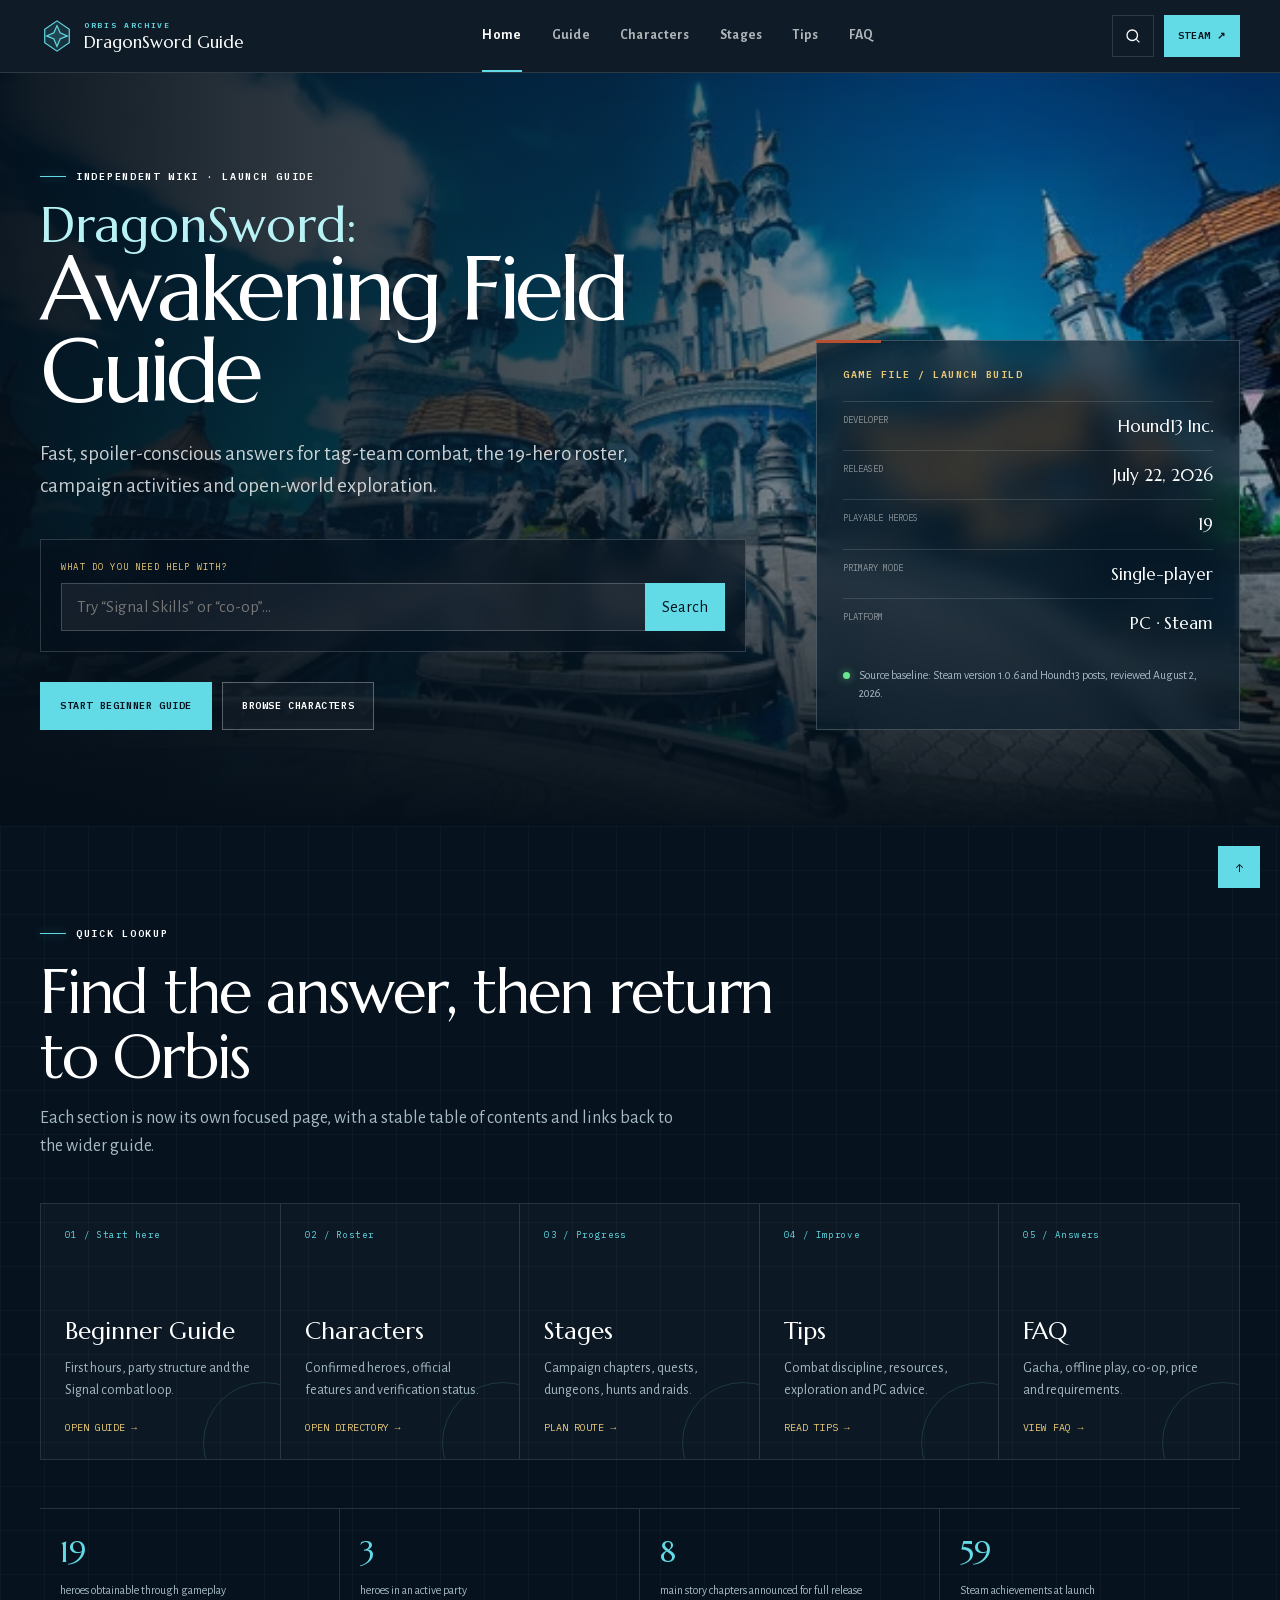
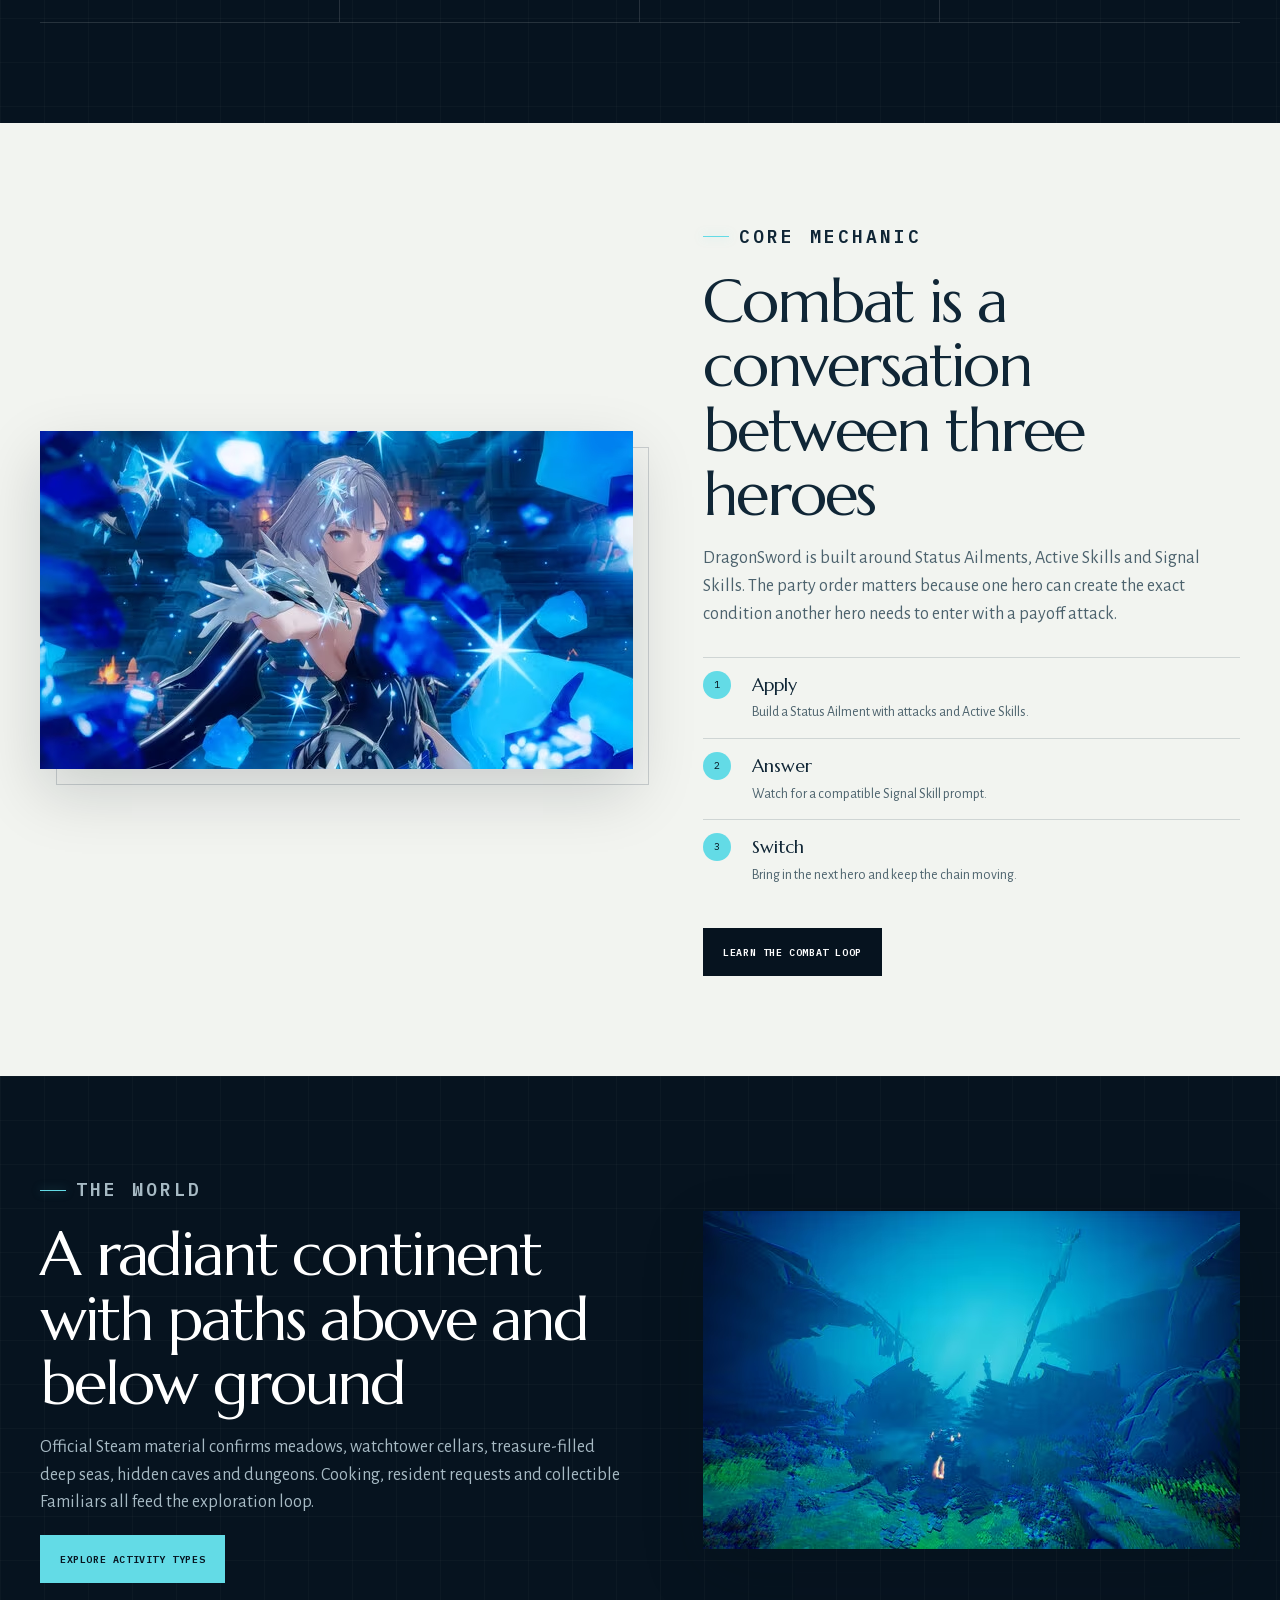
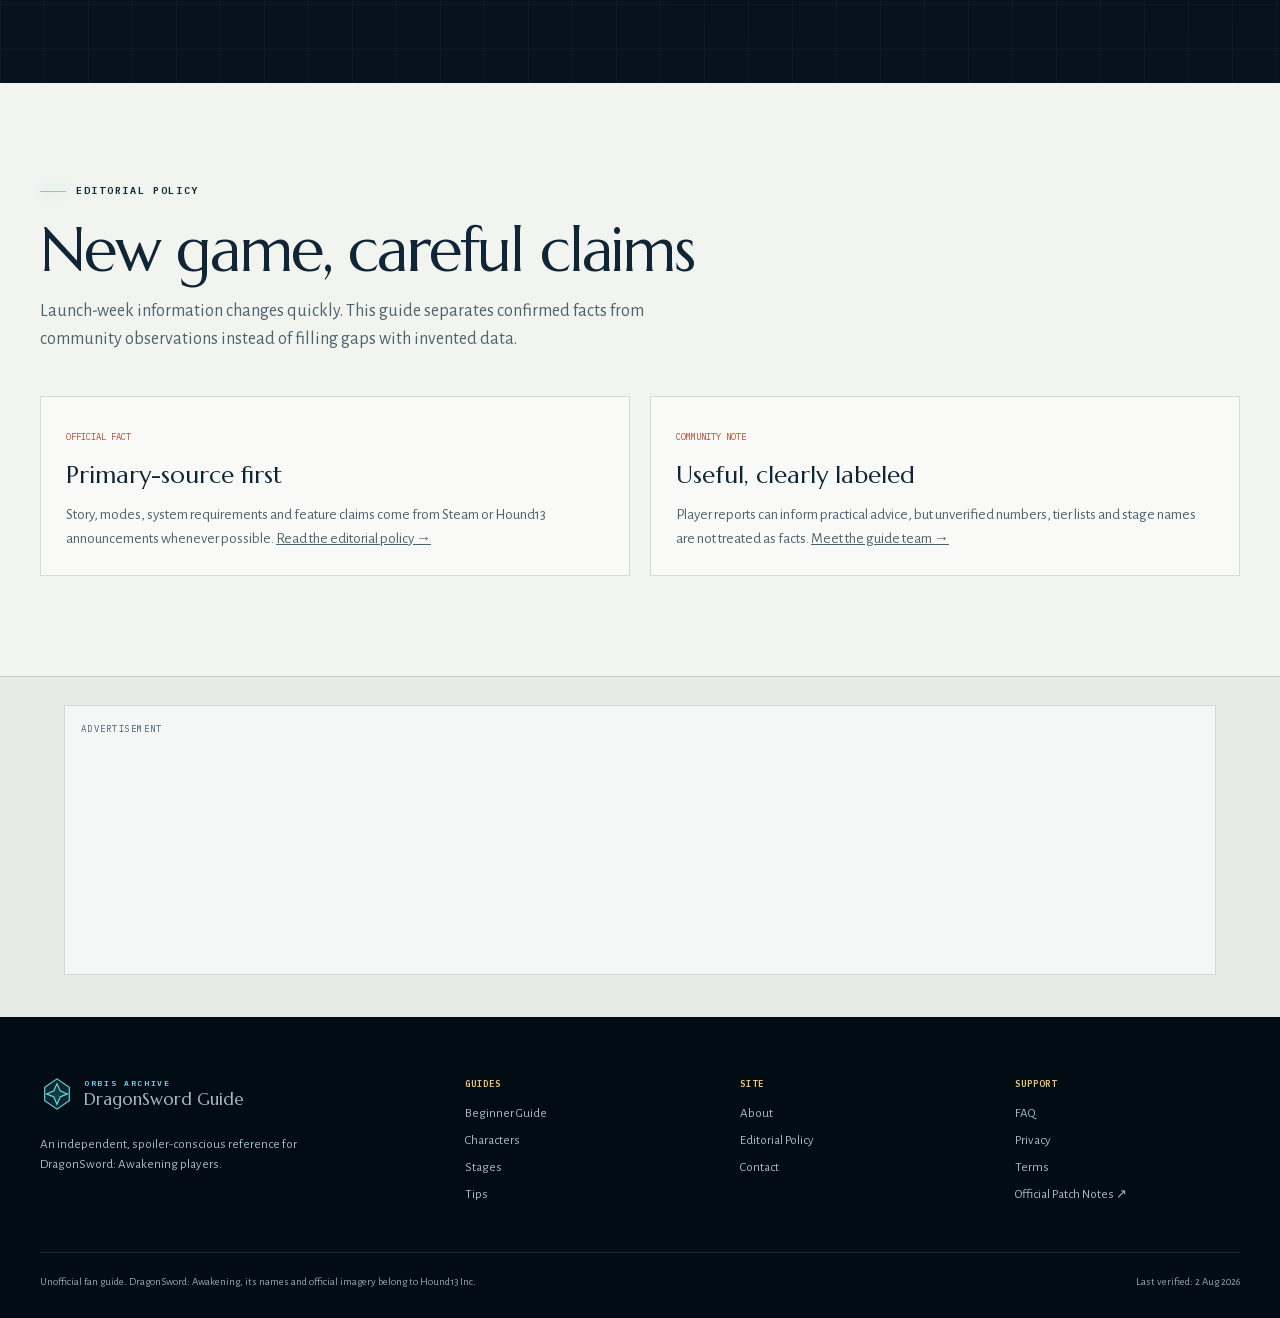
<file: index.html>
<!DOCTYPE html>
<html lang="en">
<head>
  <script async src="https://pagead2.googlesyndication.com/pagead/js/adsbygoogle.js?client=ca-pub-4496419024798372" crossorigin="anonymous"></script>
  <meta charset="utf-8">
  <meta name="viewport" content="width=device-width, initial-scale=1">
  <title>DragonSword: Awakening Guide Hub | Characters, Stages &amp; Tips</title>
  <meta name="description" content="A verified DragonSword: Awakening guide hub for beginner combat, playable heroes, campaign activities, progression tips, co-op details and FAQs.">
  <meta name="robots" content="index,follow">
  <meta name="theme-color" content="#06131f">
  <link rel="canonical" href="https://www.dragon-sword-awakening.shop/">
  <link rel="icon" href="/favicon.svg" type="image/svg+xml" sizes="any">
  <link rel="stylesheet" href="styles.css">
  <link rel="preload" as="image" href="assets/hero.avif" fetchpriority="high">
  <meta property="og:type" content="website">
  <meta property="og:title" content="DragonSword: Awakening Field Guide">
  <meta property="og:description" content="Verified guides for combat, heroes, stages, exploration and co-op on the Continent of Orbis.">
  <meta property="og:url" content="https://www.dragon-sword-awakening.shop/">
  <meta property="og:image" content="https://www.dragon-sword-awakening.shop/assets/steam-header.jpg">
  <script type="application/ld+json">
  {
    "@context": "https://schema.org",
    "@graph": [
      {
        "@type": "Organization",
        "@id": "https://www.dragon-sword-awakening.shop/#organization",
        "name": "DragonSword Guide Editorial Team",
        "url": "https://www.dragon-sword-awakening.shop/",
        "sameAs": ["https://github.com/yefeng1346/Dragon-Sword-Awakening"]
      },
      {
        "@type": "WebSite",
        "@id": "https://www.dragon-sword-awakening.shop/#website",
        "name": "DragonSword: Awakening Field Guide",
        "alternateName": "DragonSword Guide",
        "url": "https://www.dragon-sword-awakening.shop/",
        "publisher": {"@id": "https://www.dragon-sword-awakening.shop/#organization"},
        "about": {"@id": "https://www.dragon-sword-awakening.shop/#game"}
      },
      {
        "@type": "VideoGame",
        "@id": "https://www.dragon-sword-awakening.shop/#game",
        "name": "DragonSword: Awakening",
        "gamePlatform": "PC",
        "url": "https://store.steampowered.com/app/4570720/DragonSword__Awakening/"
      }
    ]
  }
  </script>
</head>
<body data-base="./">
  <a class="skip-link" href="#main">Skip to content</a>
  <header class="site-header">
    <div class="header-inner">
      <a class="brand" href="./">
        <svg class="brand-mark" viewBox="0 0 36 36" aria-hidden="true"><path d="M18 2 31 11v14L18 34 5 25V11L18 2Z"/><path d="m18 7 3.3 7.6 7.7 3.3-7.7 3.3L18 29l-3.3-7.8L7 17.9l7.7-3.3L18 7Z"/></svg>
        <span><small>Orbis archive</small>DragonSword Guide</span>
      </a>
      <nav class="main-nav" aria-label="Primary navigation" data-nav>
        <a href="./" aria-current="page">Home</a>
        <a href="guide/">Guide</a>
        <a href="characters/">Characters</a>
        <a href="stages/">Stages</a>
        <a href="tips/">Tips</a>
        <a href="faq/">FAQ</a>
      </nav>
      <div class="header-tools">
        <button class="search-toggle" type="button" aria-expanded="false" aria-label="Open site search" data-search-toggle>
          <svg viewBox="0 0 24 24" aria-hidden="true"><circle cx="11" cy="11" r="7"/><path d="m16.5 16.5 4 4"/></svg>
        </button>
        <a class="steam-button" href="https://store.steampowered.com/app/4570720/DragonSword__Awakening/" target="_blank" rel="noopener noreferrer">Steam ↗</a>
        <button class="menu-toggle" type="button" aria-expanded="false" aria-label="Toggle menu" data-menu><i></i><i></i><i></i></button>
      </div>
    </div>
    <div class="search-drawer" data-search-drawer>
      <div class="search-box">
        <form data-search-form>
          <label class="sr-only" for="global-search">Search this guide</label>
          <input id="global-search" type="search" placeholder="Search heroes, combat, stages, co-op…" autocomplete="off" data-site-search>
          <button type="submit">Find guide</button>
        </form>
        <div class="search-suggestions" data-suggestions></div>
      </div>
    </div>
  </header>

  <main id="main">
    <section class="home-hero">
      <img src="assets/hero.avif" width="600" height="338" fetchpriority="high" alt="The white towers of Orbis in DragonSword: Awakening">
      <div class="hero-inner">
        <div class="hero-copy">
          <p class="eyebrow">Independent wiki · launch guide</p>
          <h1><span>DragonSword:</span> Awakening Field Guide</h1>
          <p>Fast, spoiler-conscious answers for tag-team combat, the 19-hero roster, campaign activities and open-world exploration.</p>
          <div class="hero-search">
            <label for="hero-search">What do you need help with?</label>
            <form data-search-form>
              <input id="hero-search" type="search" placeholder="Try “Signal Skills” or “co-op”…" autocomplete="off" data-site-search>
              <button type="submit">Search</button>
            </form>
          </div>
          <div class="hero-actions">
            <a class="button button-primary" href="guide/">Start beginner guide</a>
            <a class="button button-outline" href="characters/">Browse characters</a>
          </div>
        </div>
        <aside class="hero-file" aria-label="Verified game facts">
          <h2>Game file / launch build</h2>
          <dl>
            <div><dt>Developer</dt><dd>Hound13 Inc.</dd></div>
            <div><dt>Released</dt><dd>July 22, 2026</dd></div>
            <div><dt>Playable heroes</dt><dd>19</dd></div>
            <div><dt>Primary mode</dt><dd>Single-player</dd></div>
            <div><dt>Platform</dt><dd>PC · Steam</dd></div>
          </dl>
          <p class="verified"><span class="verified-dot"></span><span>Source baseline: Steam version 1.0.6 and Hound13 posts, reviewed August 2, 2026.</span></p>
        </aside>
      </div>
    </section>

    <section class="section section-dark">
      <div class="section-head">
        <p class="eyebrow">Quick lookup</p>
        <h2>Find the answer, then return to Orbis</h2>
        <p>Each section is now its own focused page, with a stable table of contents and links back to the wider guide.</p>
      </div>
      <div class="quick-grid">
        <a class="quick-card" href="guide/"><span class="quick-index">01 / Start here</span><h3>Beginner Guide</h3><p>First hours, party structure and the Signal combat loop.</p><span class="quick-arrow">Open guide →</span></a>
        <a class="quick-card" href="characters/"><span class="quick-index">02 / Roster</span><h3>Characters</h3><p>Confirmed heroes, official features and verification status.</p><span class="quick-arrow">Open directory →</span></a>
        <a class="quick-card" href="stages/"><span class="quick-index">03 / Progress</span><h3>Stages</h3><p>Campaign chapters, quests, dungeons, hunts and raids.</p><span class="quick-arrow">Plan route →</span></a>
        <a class="quick-card" href="tips/"><span class="quick-index">04 / Improve</span><h3>Tips</h3><p>Combat discipline, resources, exploration and PC advice.</p><span class="quick-arrow">Read tips →</span></a>
        <a class="quick-card" href="faq/"><span class="quick-index">05 / Answers</span><h3>FAQ</h3><p>Gacha, offline play, co-op, price and requirements.</p><span class="quick-arrow">View FAQ →</span></a>
      </div>
      <ul class="fact-strip">
        <li><strong>19</strong><span>heroes obtainable through gameplay</span></li>
        <li><strong>3</strong><span>heroes in an active party</span></li>
        <li><strong>8</strong><span>main story chapters announced for full release</span></li>
        <li><strong>59</strong><span>Steam achievements at launch</span></li>
      </ul>
    </section>

    <section class="section">
      <div class="home-feature">
        <figure>
          <img src="assets/combat.avif" width="600" height="338" alt="A hero casting an ice skill in DragonSword: Awakening" loading="lazy" decoding="async">
        </figure>
        <div>
          <p class="eyebrow">Core mechanic</p>
          <h2>Combat is a conversation between three heroes</h2>
          <p>DragonSword is built around Status Ailments, Active Skills and Signal Skills. The party order matters because one hero can create the exact condition another hero needs to enter with a payoff attack.</p>
          <ol class="signal-steps">
            <li><div><strong>Apply</strong><span>Build a Status Ailment with attacks and Active Skills.</span></div></li>
            <li><div><strong>Answer</strong><span>Watch for a compatible Signal Skill prompt.</span></div></li>
            <li><div><strong>Switch</strong><span>Bring in the next hero and keep the chain moving.</span></div></li>
          </ol>
          <a class="button button-dark" href="guide/#combat">Learn the combat loop</a>
        </div>
      </div>
    </section>

    <section class="section section-dark">
      <div class="home-feature">
        <div>
          <p class="eyebrow">The world</p>
          <h2>A radiant continent with paths above and below ground</h2>
          <p>Official Steam material confirms meadows, watchtower cellars, treasure-filled deep seas, hidden caves and dungeons. Cooking, resident requests and collectible Familiars all feed the exploration loop.</p>
          <a class="button button-primary" href="stages/#exploration">Explore activity types</a>
        </div>
        <figure>
          <img src="assets/world.avif" width="600" height="338" alt="A deep-sea area in DragonSword: Awakening" loading="lazy" decoding="async">
        </figure>
      </div>
    </section>

    <section class="section">
      <div class="section-head">
        <p class="eyebrow">Editorial policy</p>
        <h2>New game, careful claims</h2>
        <p>Launch-week information changes quickly. This guide separates confirmed facts from community observations instead of filling gaps with invented data.</p>
      </div>
      <div class="trust-grid">
        <article class="trust-card"><span class="tag">Official fact</span><h3>Primary-source first</h3><p>Story, modes, system requirements and feature claims come from Steam or Hound13 announcements whenever possible. <a href="editorial-policy/">Read the editorial policy →</a></p></article>
        <article class="trust-card"><span class="tag">Community note</span><h3>Useful, clearly labeled</h3><p>Player reports can inform practical advice, but unverified numbers, tier lists and stage names are not treated as facts. <a href="about/">Meet the guide team →</a></p></article>
      </div>
    </section>

    <aside class="ad-band" aria-label="Advertisement">
      <div class="ad-shell">
        <p class="ad-label">Advertisement</p>
        <script async="async" data-cfasync="false" src="https://staffresumed.com/04e5b452c97d65c1c6d88c59173704a1/invoke.js"></script>
        <div id="container-04e5b452c97d65c1c6d88c59173704a1"></div>
      </div>
    </aside>
  </main>

  <footer class="site-footer">
    <div class="footer-inner">
      <div class="footer-about">
        <a class="brand" href="./"><svg class="brand-mark" viewBox="0 0 36 36" aria-hidden="true"><path d="M18 2 31 11v14L18 34 5 25V11L18 2Z"/><path d="m18 7 3.3 7.6 7.7 3.3-7.7 3.3L18 29l-3.3-7.8L7 17.9l7.7-3.3L18 7Z"/></svg><span><small>Orbis archive</small>DragonSword Guide</span></a>
        <p>An independent, spoiler-conscious reference for DragonSword: Awakening players.</p>
      </div>
      <nav class="footer-col" aria-label="Guide pages"><h2>Guides</h2><a href="guide/">Beginner Guide</a><a href="characters/">Characters</a><a href="stages/">Stages</a><a href="tips/">Tips</a></nav>
      <nav class="footer-col" aria-label="About this site"><h2>Site</h2><a href="about/">About</a><a href="editorial-policy/">Editorial Policy</a><a href="contact/">Contact</a></nav>
      <nav class="footer-col" aria-label="Support and policies"><h2>Support</h2><a href="faq/">FAQ</a><a href="privacy/">Privacy</a><a href="terms/">Terms</a><a href="https://steamcommunity.com/app/4570720/allnews/" target="_blank" rel="noopener noreferrer">Official Patch Notes ↗</a></nav>
    </div>
    <div class="footer-bottom"><p>Unofficial fan guide. DragonSword: Awakening, its names and official imagery belong to Hound13 Inc.</p><span>Last verified: 2 Aug 2026</span></div>
  </footer>
  <button class="back-to-top" type="button" aria-label="Back to top" data-top>↑</button>
  <script src="script.js"></script>
</body>
</html>
</file>
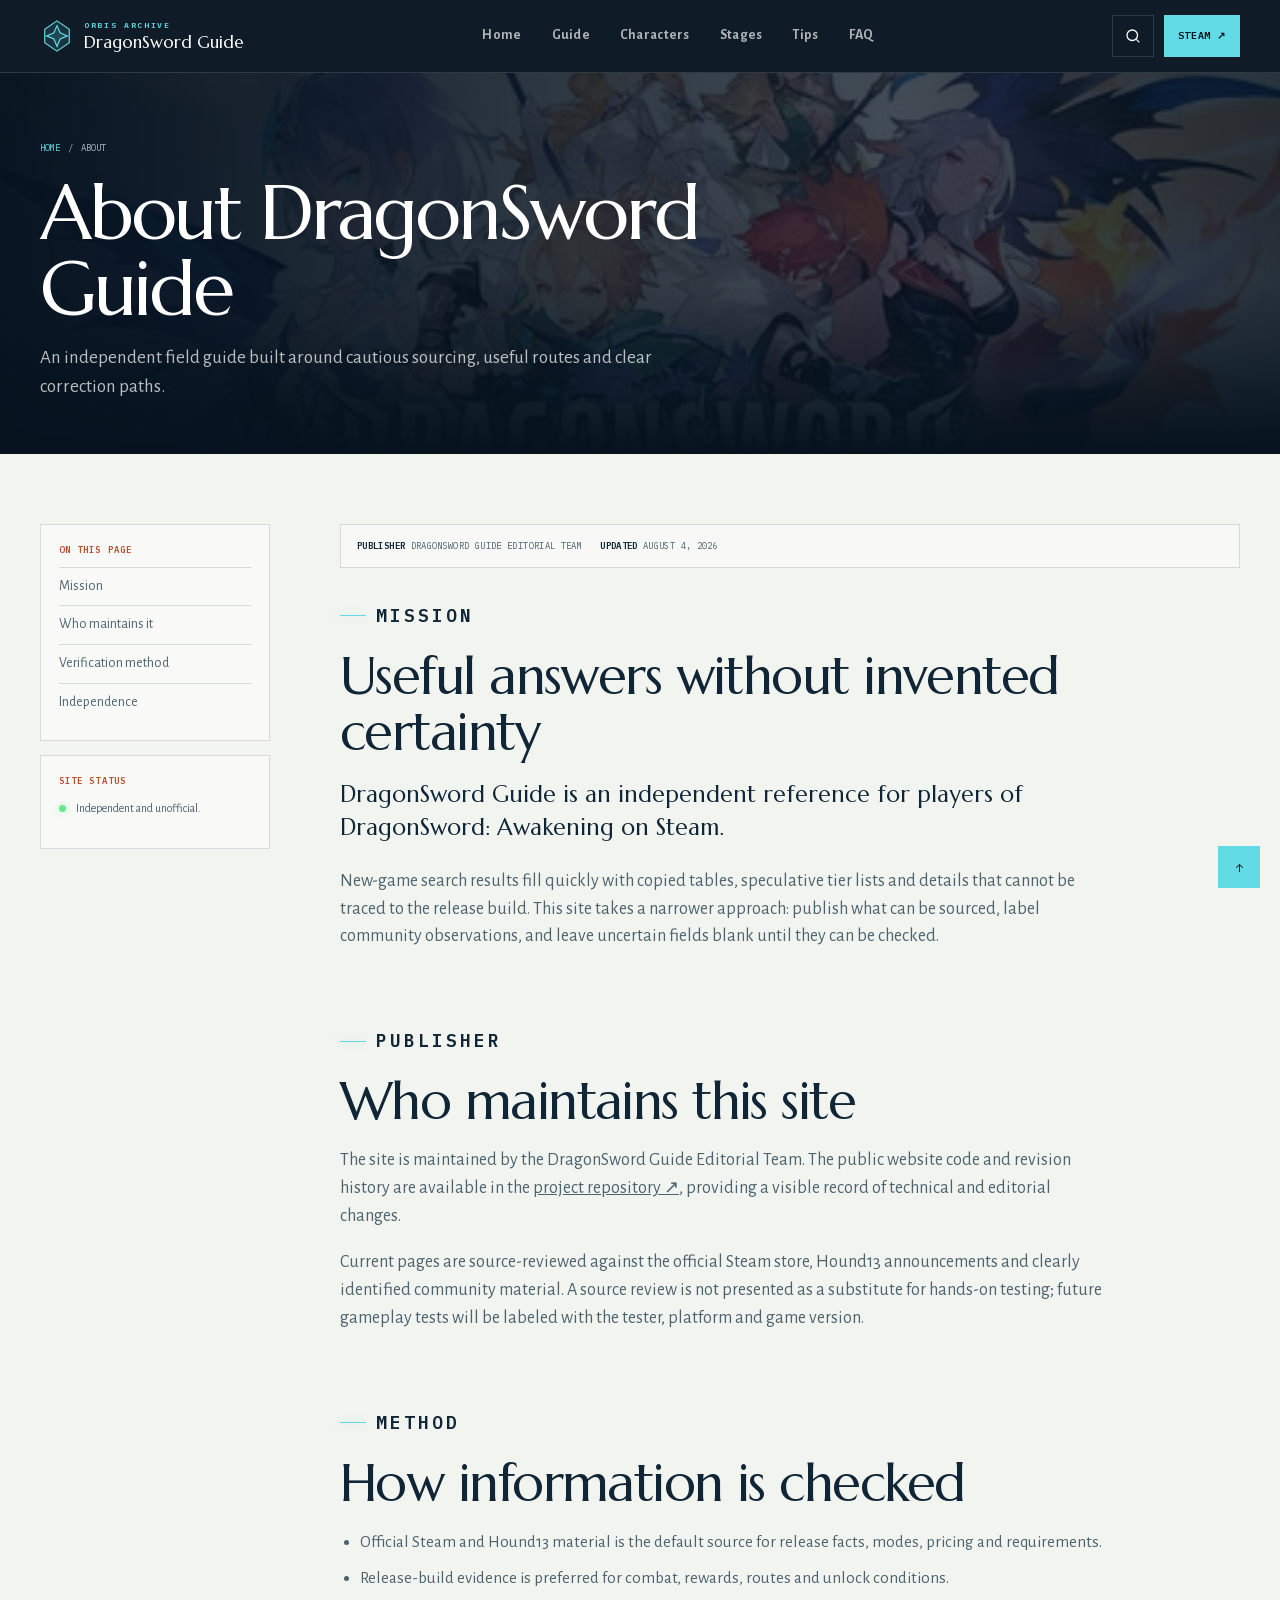
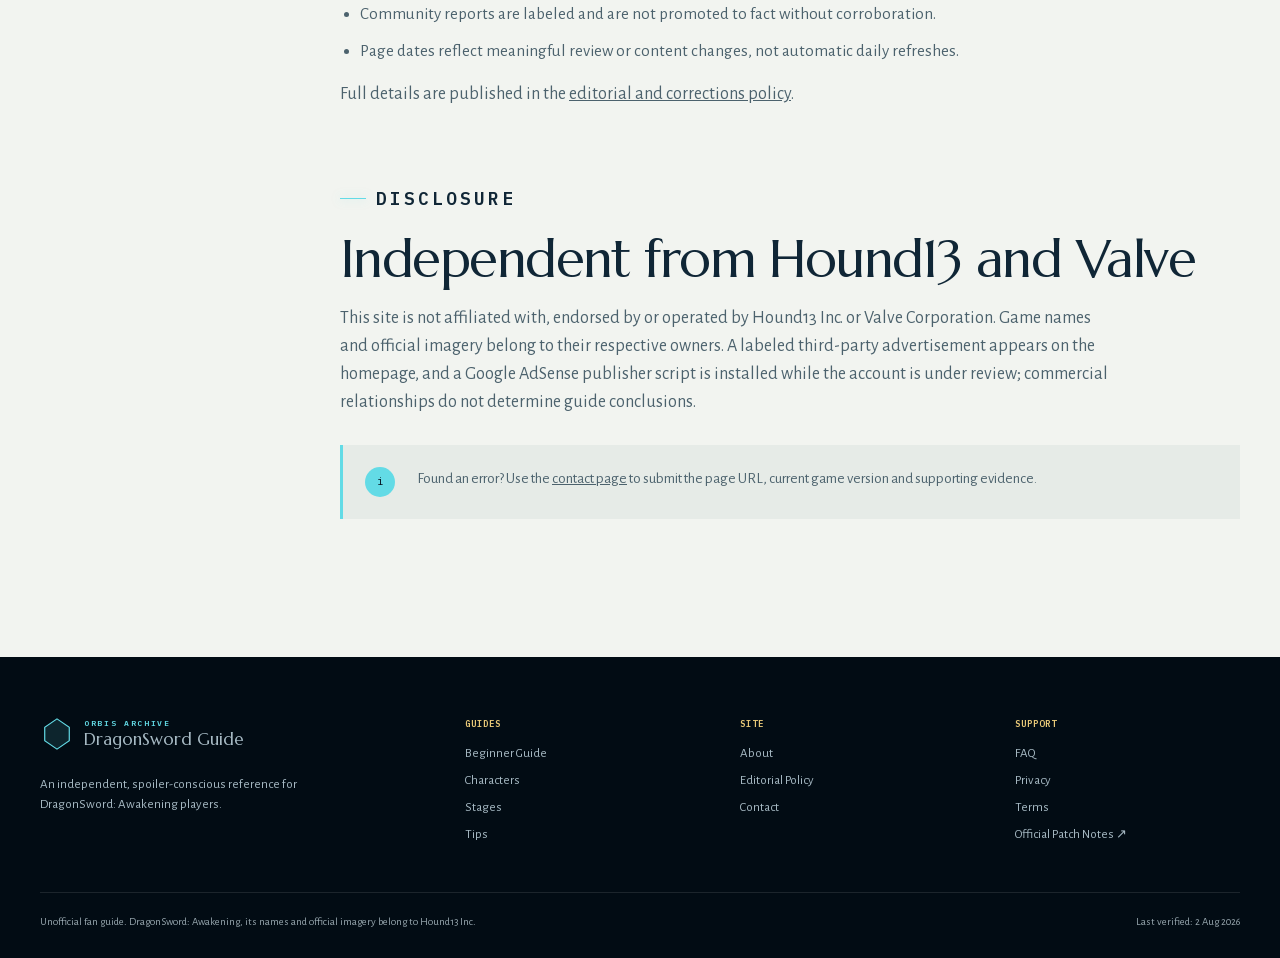
<file: about/index.html>
<!DOCTYPE html>
<html lang="en">
<head>
  <script async src="https://pagead2.googlesyndication.com/pagead/js/adsbygoogle.js?client=ca-pub-4496419024798372" crossorigin="anonymous"></script>
  <meta charset="utf-8">
  <meta name="viewport" content="width=device-width, initial-scale=1">
  <title>About DragonSword Guide | Independent Editorial Team</title>
  <meta name="description" content="Learn who maintains DragonSword Guide, how game information is checked, and how this independent DragonSword: Awakening reference stays accurate.">
  <meta name="robots" content="index,follow">
  <meta name="theme-color" content="#06131f">
  <link rel="canonical" href="https://www.dragon-sword-awakening.shop/about/">
  <link rel="icon" href="/favicon.svg" type="image/svg+xml" sizes="any">
  <link rel="stylesheet" href="../styles.css">
  <link rel="preload" as="image" href="../assets/steam-header.avif" fetchpriority="high">
  <meta property="og:type" content="website">
  <meta property="og:title" content="About DragonSword Guide">
  <meta property="og:description" content="The people, standards and source process behind this independent guide.">
  <meta property="og:url" content="https://www.dragon-sword-awakening.shop/about/">
  <meta property="og:image" content="https://www.dragon-sword-awakening.shop/assets/steam-header.jpg">
  <script type="application/ld+json">
  {
    "@context": "https://schema.org",
    "@graph": [
      {
        "@type": "AboutPage",
        "@id": "https://www.dragon-sword-awakening.shop/about/#page",
        "name": "About DragonSword Guide",
        "url": "https://www.dragon-sword-awakening.shop/about/",
        "dateModified": "2026-08-04",
        "mainEntity": {
          "@type": "Organization",
          "name": "DragonSword Guide Editorial Team",
          "url": "https://www.dragon-sword-awakening.shop/",
          "sameAs": ["https://github.com/yefeng1346/Dragon-Sword-Awakening"]
        }
      },
      {
        "@type": "BreadcrumbList",
        "itemListElement": [
          {"@type": "ListItem", "position": 1, "name": "Home", "item": "https://www.dragon-sword-awakening.shop/"},
          {"@type": "ListItem", "position": 2, "name": "About", "item": "https://www.dragon-sword-awakening.shop/about/"}
        ]
      }
    ]
  }
  </script>
</head>
<body data-base="../">
  <a class="skip-link" href="#main">Skip to content</a>
  <header class="site-header">
    <div class="header-inner">
      <a class="brand" href="../"><svg class="brand-mark" viewBox="0 0 36 36" aria-hidden="true"><path d="M18 2 31 11v14L18 34 5 25V11L18 2Z"/><path d="m18 7 3.3 7.6 7.7 3.3-7.7 3.3L18 29l-3.3-7.8L7 17.9l7.7-3.3L18 7Z"/></svg><span><small>Orbis archive</small>DragonSword Guide</span></a>
      <nav class="main-nav" aria-label="Primary navigation" data-nav><a href="../">Home</a><a href="../guide/">Guide</a><a href="../characters/">Characters</a><a href="../stages/">Stages</a><a href="../tips/">Tips</a><a href="../faq/">FAQ</a></nav>
      <div class="header-tools"><button class="search-toggle" type="button" aria-expanded="false" aria-label="Open site search" data-search-toggle><svg viewBox="0 0 24 24" aria-hidden="true"><circle cx="11" cy="11" r="7"/><path d="m16.5 16.5 4 4"/></svg></button><a class="steam-button" href="https://store.steampowered.com/app/4570720/DragonSword__Awakening/" target="_blank" rel="noopener noreferrer">Steam ↗</a><button class="menu-toggle" type="button" aria-expanded="false" aria-label="Toggle menu" data-menu><i></i><i></i><i></i></button></div>
    </div>
    <div class="search-drawer" data-search-drawer><div class="search-box"><form data-search-form><label class="sr-only" for="global-search">Search this guide</label><input id="global-search" type="search" placeholder="Search heroes, combat, stages, co-op…" autocomplete="off" data-site-search><button type="submit">Find guide</button></form><div class="search-suggestions" data-suggestions></div></div></div>
  </header>

  <main id="main">
    <section class="page-hero">
      <img src="../assets/steam-header.avif" width="460" height="215" fetchpriority="high" alt="">
      <div class="page-hero-inner"><nav class="breadcrumbs" aria-label="Breadcrumb"><a href="../">Home</a><span>/</span><span>About</span></nav><h1>About DragonSword Guide</h1><p>An independent field guide built around cautious sourcing, useful routes and clear correction paths.</p></div>
    </section>
    <div class="page-shell">
      <aside class="page-rail">
        <div class="rail-block"><p class="rail-title">On this page</p><nav aria-label="On this page"><a href="#mission">Mission</a><a href="#team">Who maintains it</a><a href="#method">Verification method</a><a href="#independence">Independence</a></nav></div>
        <div class="rail-block"><p class="rail-title">Site status</p><p class="rail-status"><span class="verified-dot"></span><span>Independent and unofficial.</span></p></div>
      </aside>
      <article class="page-content">
        <div class="page-meta"><span><strong>Publisher</strong> DragonSword Guide Editorial Team</span><span><strong>Updated</strong> August 4, 2026</span></div>
        <section class="content-section" id="mission">
          <p class="eyebrow">Mission</p>
          <h2>Useful answers without invented certainty</h2>
          <p class="lead">DragonSword Guide is an independent reference for players of DragonSword: Awakening on Steam.</p>
          <p>New-game search results fill quickly with copied tables, speculative tier lists and details that cannot be traced to the release build. This site takes a narrower approach: publish what can be sourced, label community observations, and leave uncertain fields blank until they can be checked.</p>
        </section>
        <section class="content-section" id="team">
          <p class="eyebrow">Publisher</p>
          <h2>Who maintains this site</h2>
          <p>The site is maintained by the DragonSword Guide Editorial Team. The public website code and revision history are available in the <a href="https://github.com/yefeng1346/Dragon-Sword-Awakening" target="_blank" rel="noopener noreferrer">project repository ↗</a>, providing a visible record of technical and editorial changes.</p>
          <p>Current pages are source-reviewed against the official Steam store, Hound13 announcements and clearly identified community material. A source review is not presented as a substitute for hands-on testing; future gameplay tests will be labeled with the tester, platform and game version.</p>
        </section>
        <section class="content-section" id="method">
          <p class="eyebrow">Method</p>
          <h2>How information is checked</h2>
          <ul class="policy-list">
            <li>Official Steam and Hound13 material is the default source for release facts, modes, pricing and requirements.</li>
            <li>Release-build evidence is preferred for combat, rewards, routes and unlock conditions.</li>
            <li>Community reports are labeled and are not promoted to fact without corroboration.</li>
            <li>Page dates reflect meaningful review or content changes, not automatic daily refreshes.</li>
          </ul>
          <p>Full details are published in the <a href="../editorial-policy/">editorial and corrections policy</a>.</p>
        </section>
        <section class="content-section" id="independence">
          <p class="eyebrow">Disclosure</p>
          <h2>Independent from Hound13 and Valve</h2>
          <p>This site is not affiliated with, endorsed by or operated by Hound13 Inc. or Valve Corporation. Game names and official imagery belong to their respective owners. A labeled third-party advertisement appears on the homepage, and a Google AdSense publisher script is installed while the account is under review; commercial relationships do not determine guide conclusions.</p>
          <div class="callout"><span class="callout-icon">i</span><p>Found an error? Use the <a href="../contact/">contact page</a> to submit the page URL, current game version and supporting evidence.</p></div>
        </section>
      </article>
    </div>
  </main>

  <footer class="site-footer">
    <div class="footer-inner">
      <div class="footer-about"><a class="brand" href="../"><svg class="brand-mark" viewBox="0 0 36 36" aria-hidden="true"><path d="M18 2 31 11v14L18 34 5 25V11L18 2Z"/></svg><span><small>Orbis archive</small>DragonSword Guide</span></a><p>An independent, spoiler-conscious reference for DragonSword: Awakening players.</p></div>
      <nav class="footer-col" aria-label="Guide pages"><h2>Guides</h2><a href="../guide/">Beginner Guide</a><a href="../characters/">Characters</a><a href="../stages/">Stages</a><a href="../tips/">Tips</a></nav>
      <nav class="footer-col" aria-label="About this site"><h2>Site</h2><a href="../about/">About</a><a href="../editorial-policy/">Editorial Policy</a><a href="../contact/">Contact</a></nav>
      <nav class="footer-col" aria-label="Support and policies"><h2>Support</h2><a href="../faq/">FAQ</a><a href="../privacy/">Privacy</a><a href="../terms/">Terms</a><a href="https://steamcommunity.com/app/4570720/allnews/" target="_blank" rel="noopener noreferrer">Official Patch Notes ↗</a></nav>
    </div>
    <div class="footer-bottom"><p>Unofficial fan guide. DragonSword: Awakening, its names and official imagery belong to Hound13 Inc.</p><span>Last verified: 2 Aug 2026</span></div>
  </footer>
  <button class="back-to-top" type="button" aria-label="Back to top" data-top>↑</button>
  <script src="../script.js"></script>
</body>
</html>
</file>
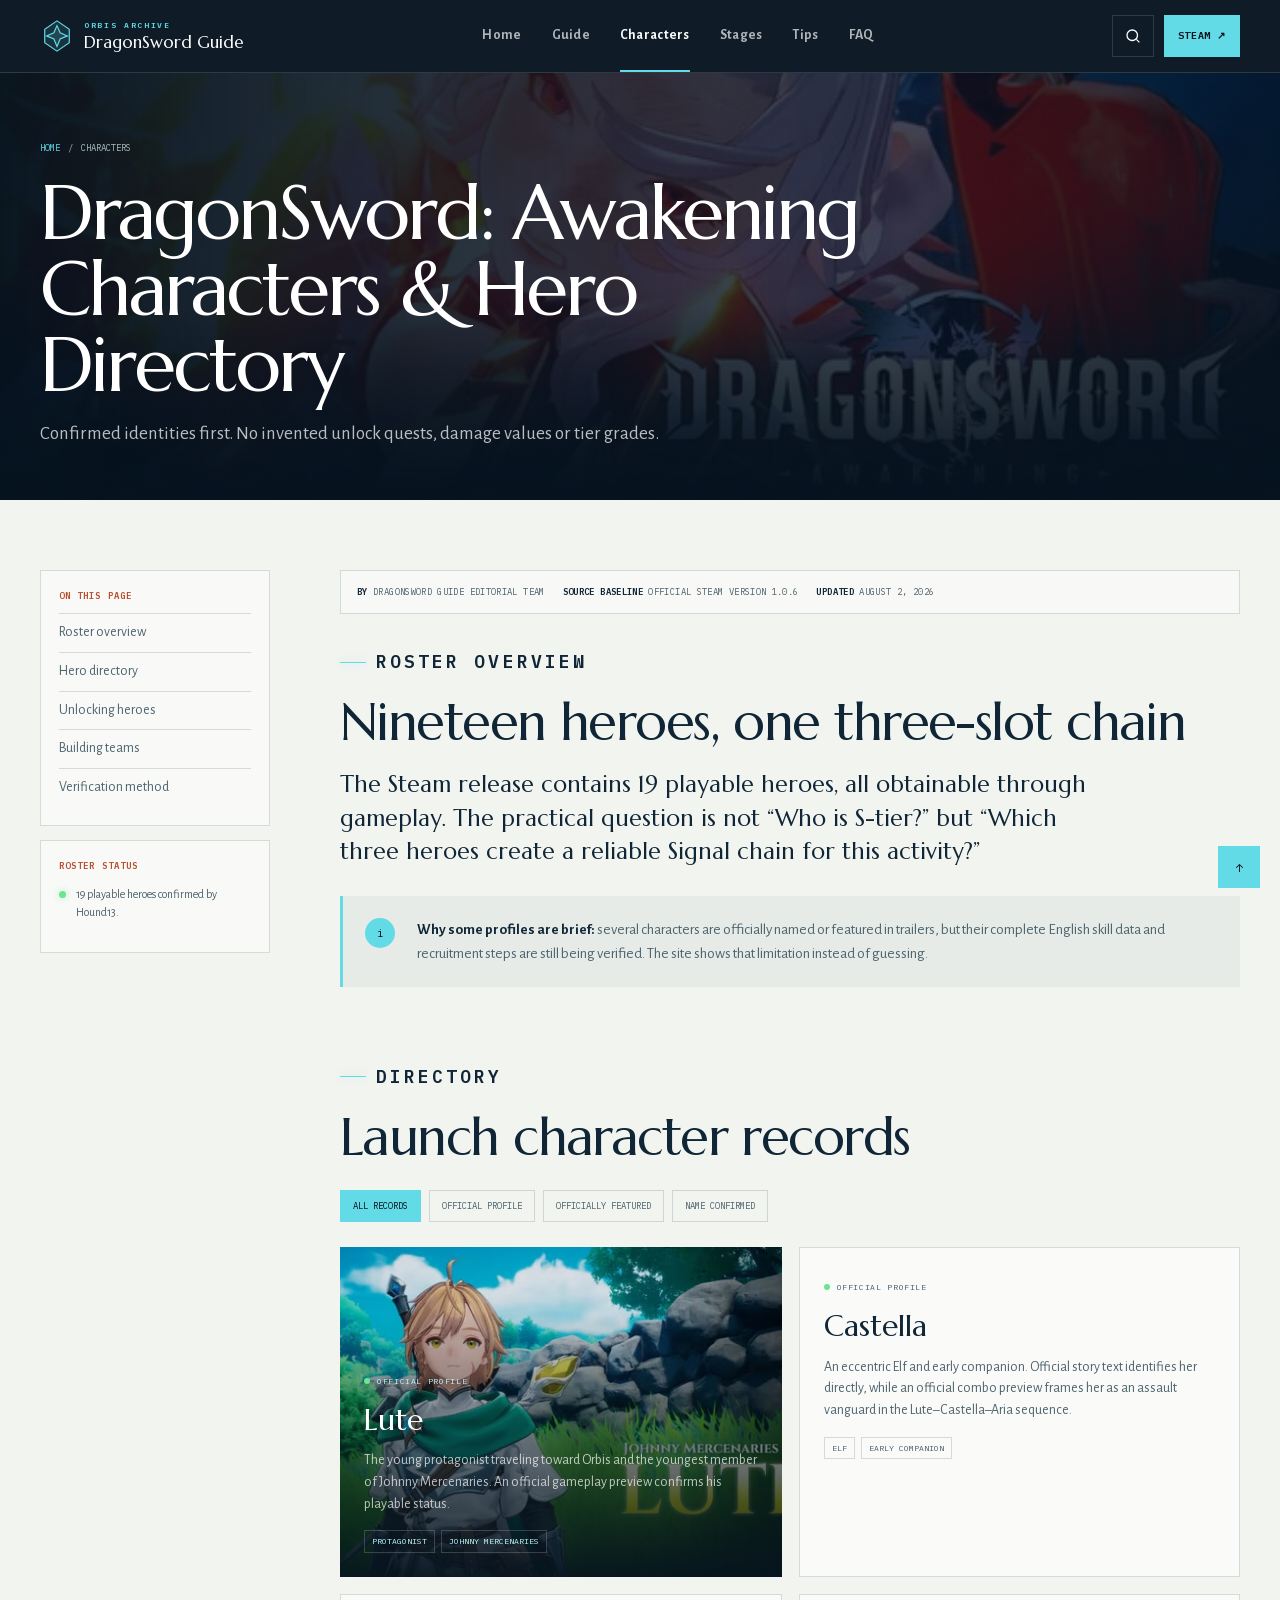
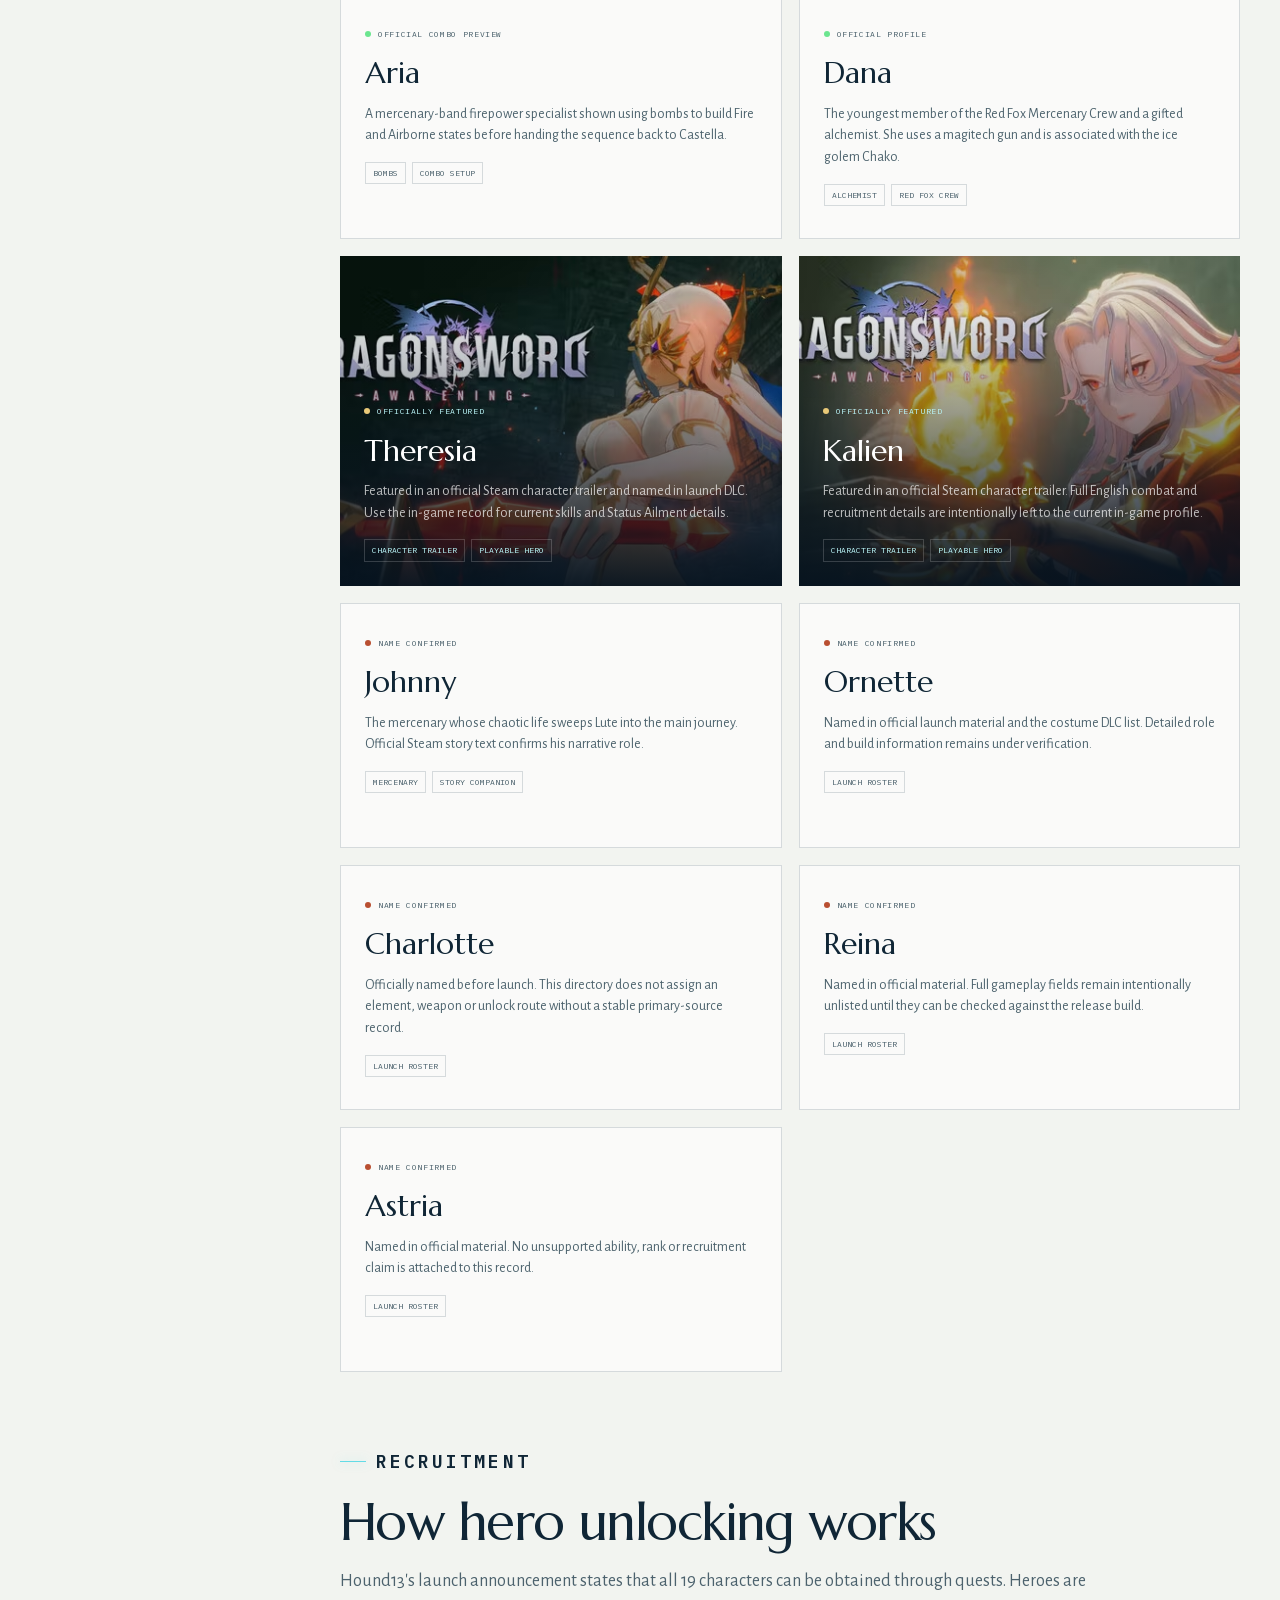
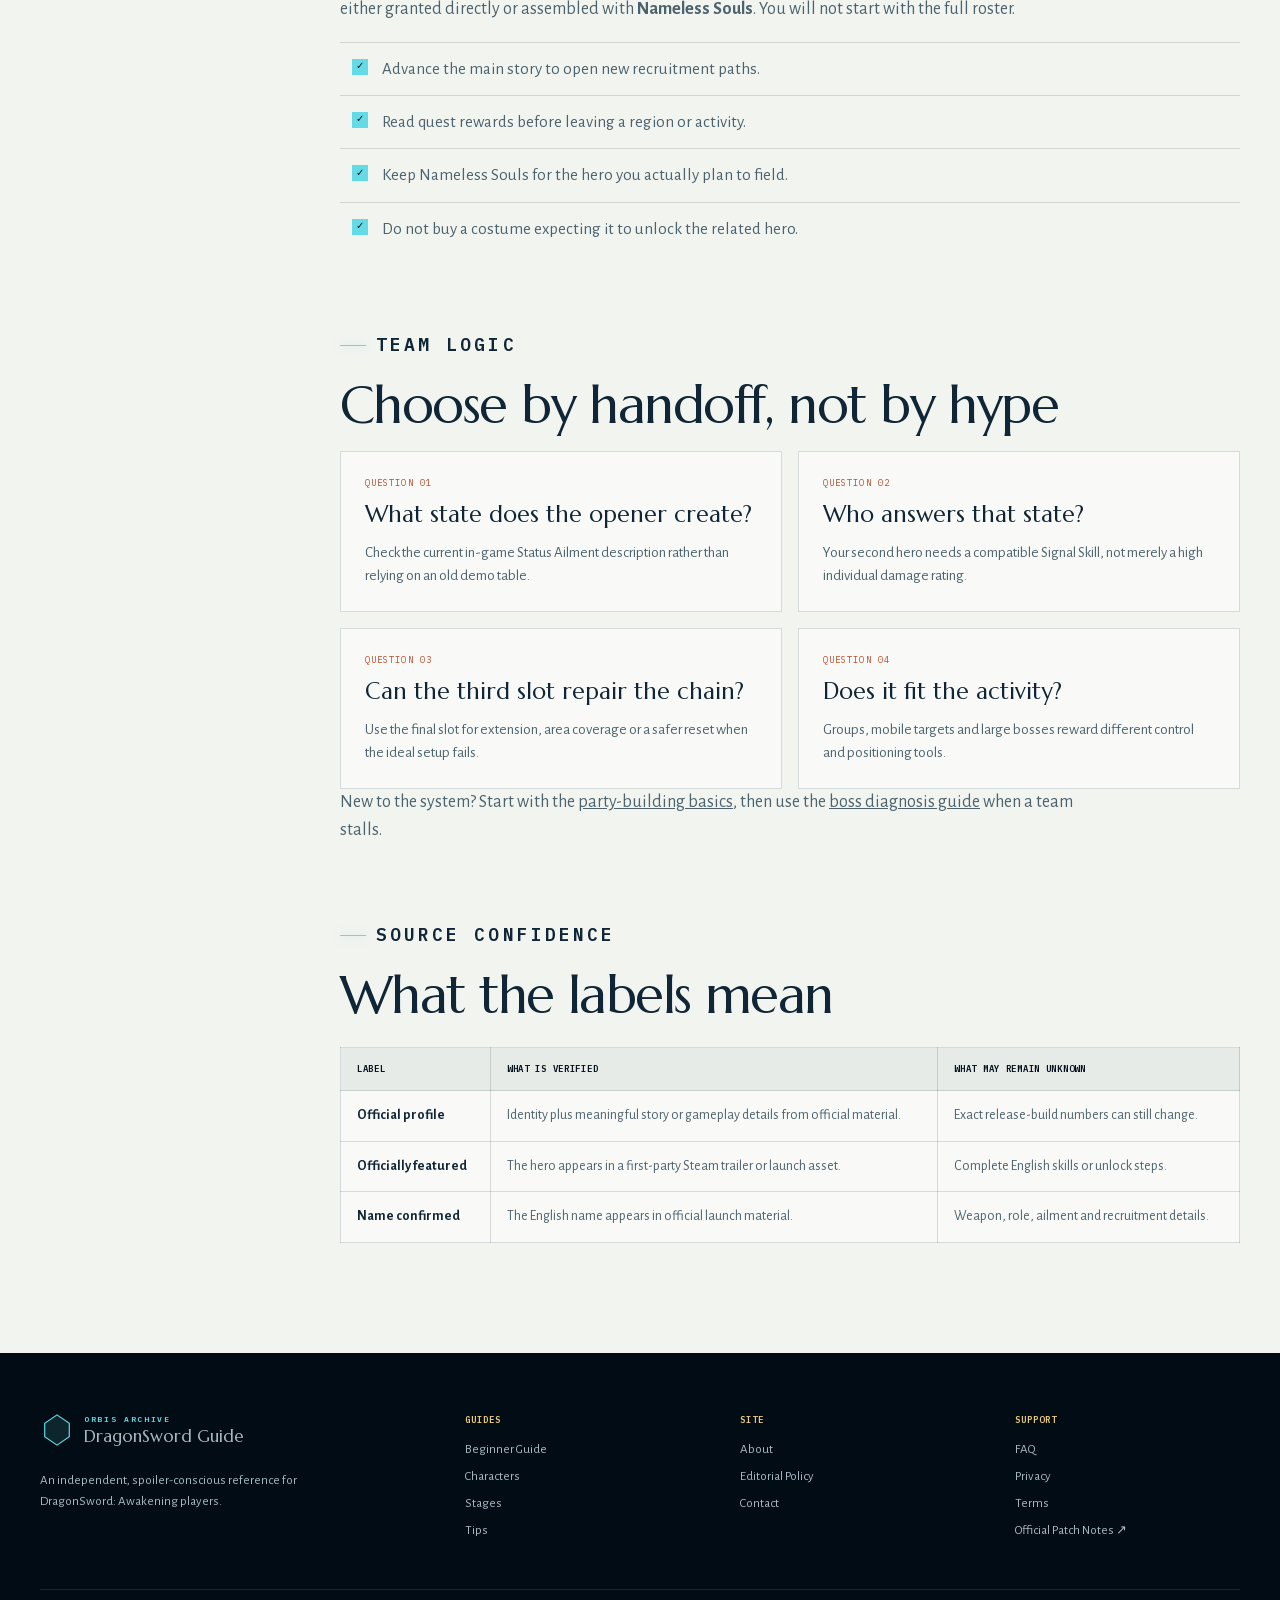
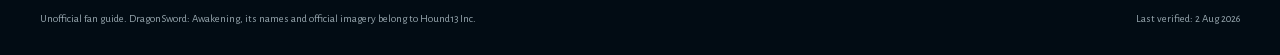
<file: characters/index.html>
<!DOCTYPE html>
<html lang="en">
<head>
  <script async src="https://pagead2.googlesyndication.com/pagead/js/adsbygoogle.js?client=ca-pub-4496419024798372" crossorigin="anonymous"></script>
  <meta charset="utf-8">
  <meta name="viewport" content="width=device-width, initial-scale=1">
  <title>DragonSword: Awakening Characters | Verified Hero Roster</title>
  <meta name="description" content="Browse verified DragonSword: Awakening characters including Lute, Castella, Aria, Dana, Theresia and Kalien, with clear source-confidence labels.">
  <meta name="robots" content="index,follow">
  <meta name="theme-color" content="#06131f">
  <link rel="canonical" href="https://www.dragon-sword-awakening.shop/characters/">
  <link rel="icon" href="/favicon.svg" type="image/svg+xml" sizes="any">
  <link rel="stylesheet" href="../styles.css">
  <link rel="preload" as="image" href="../assets/launch-trailer.avif" fetchpriority="high">
  <meta property="og:type" content="article"><meta property="og:title" content="DragonSword: Awakening Character Directory"><meta property="og:description" content="A cautious, source-labeled directory of the launch roster."><meta property="og:url" content="https://www.dragon-sword-awakening.shop/characters/"><meta property="og:image" content="https://www.dragon-sword-awakening.shop/assets/lute-gameplay.jpg">
  <script type="application/ld+json">
  {
    "@context": "https://schema.org",
    "@graph": [
      {
        "@type": "CollectionPage",
        "@id": "https://www.dragon-sword-awakening.shop/characters/#page",
        "name": "DragonSword: Awakening Characters and Hero Directory",
        "url": "https://www.dragon-sword-awakening.shop/characters/",
        "dateModified": "2026-08-02",
        "author": {"@type": "Organization", "name": "DragonSword Guide Editorial Team", "url": "https://www.dragon-sword-awakening.shop/about/"},
        "about": {"@type": "VideoGame", "name": "DragonSword: Awakening"}
      },
      {
        "@type": "BreadcrumbList",
        "itemListElement": [
          {"@type": "ListItem", "position": 1, "name": "Home", "item": "https://www.dragon-sword-awakening.shop/"},
          {"@type": "ListItem", "position": 2, "name": "Characters", "item": "https://www.dragon-sword-awakening.shop/characters/"}
        ]
      }
    ]
  }
  </script>
</head>
<body data-base="../">
  <a class="skip-link" href="#main">Skip to content</a>
  <header class="site-header">
    <div class="header-inner">
      <a class="brand" href="../"><svg class="brand-mark" viewBox="0 0 36 36" aria-hidden="true"><path d="M18 2 31 11v14L18 34 5 25V11L18 2Z"/><path d="m18 7 3.3 7.6 7.7 3.3-7.7 3.3L18 29l-3.3-7.8L7 17.9l7.7-3.3L18 7Z"/></svg><span><small>Orbis archive</small>DragonSword Guide</span></a>
      <nav class="main-nav" aria-label="Primary navigation" data-nav><a href="../">Home</a><a href="../guide/">Guide</a><a href="../characters/" aria-current="page">Characters</a><a href="../stages/">Stages</a><a href="../tips/">Tips</a><a href="../faq/">FAQ</a></nav>
      <div class="header-tools"><button class="search-toggle" type="button" aria-expanded="false" aria-label="Open site search" data-search-toggle><svg viewBox="0 0 24 24" aria-hidden="true"><circle cx="11" cy="11" r="7"/><path d="m16.5 16.5 4 4"/></svg></button><a class="steam-button" href="https://store.steampowered.com/app/4570720/DragonSword__Awakening/" target="_blank" rel="noopener noreferrer">Steam ↗</a><button class="menu-toggle" type="button" aria-expanded="false" aria-label="Toggle menu" data-menu><i></i><i></i><i></i></button></div>
    </div>
    <div class="search-drawer" data-search-drawer><div class="search-box"><form data-search-form><label class="sr-only" for="global-search">Search this guide</label><input id="global-search" type="search" placeholder="Search heroes, combat, stages, co-op…" autocomplete="off" data-site-search><button type="submit">Find guide</button></form><div class="search-suggestions" data-suggestions></div></div></div>
  </header>

  <main id="main">
    <section class="page-hero">
      <img src="../assets/launch-trailer.avif" width="600" height="337" fetchpriority="high" alt="">
      <div class="page-hero-inner"><nav class="breadcrumbs" aria-label="Breadcrumb"><a href="../">Home</a><span>/</span><span>Characters</span></nav><h1>DragonSword: Awakening Characters &amp; Hero Directory</h1><p>Confirmed identities first. No invented unlock quests, damage values or tier grades.</p></div>
    </section>
    <div class="page-shell">
      <aside class="page-rail">
        <div class="rail-block"><p class="rail-title">On this page</p><nav aria-label="On this page"><a href="#roster">Roster overview</a><a href="#directory">Hero directory</a><a href="#unlocking">Unlocking heroes</a><a href="#teams">Building teams</a><a href="#method">Verification method</a></nav></div>
        <div class="rail-block"><p class="rail-title">Roster status</p><p class="rail-status"><span class="verified-dot"></span><span>19 playable heroes confirmed by Hound13.</span></p></div>
      </aside>
      <article class="page-content">
        <div class="page-meta"><span><strong>By</strong> DragonSword Guide Editorial Team</span><span><strong>Source baseline</strong> Official Steam version 1.0.6</span><span><strong>Updated</strong> August 2, 2026</span></div>
        <section class="content-section" id="roster">
          <p class="eyebrow">Roster overview</p>
          <h2>Nineteen heroes, one three-slot chain</h2>
          <p class="lead">The Steam release contains 19 playable heroes, all obtainable through gameplay. The practical question is not “Who is S-tier?” but “Which three heroes create a reliable Signal chain for this activity?”</p>
          <div class="callout"><span class="callout-icon">i</span><p><strong>Why some profiles are brief:</strong> several characters are officially named or featured in trailers, but their complete English skill data and recruitment steps are still being verified. The site shows that limitation instead of guessing.</p></div>
        </section>

        <section class="content-section" id="directory">
          <p class="eyebrow">Directory</p>
          <h2>Launch character records</h2>
          <div class="filter-bar" role="group" aria-label="Filter characters">
            <button class="filter-button active" type="button" data-filter="all">All records</button>
            <button class="filter-button" type="button" data-filter="profile">Official profile</button>
            <button class="filter-button" type="button" data-filter="featured">Officially featured</button>
            <button class="filter-button" type="button" data-filter="named">Name confirmed</button>
          </div>
          <div class="character-directory">
            <article class="character-entry has-image" data-character="profile"><img src="../assets/lute-gameplay.avif" width="600" height="337" alt="Lute from the official gameplay preview" loading="lazy" decoding="async"><div><span class="verification"><i></i>Official profile</span><h3>Lute</h3><p>The young protagonist traveling toward Orbis and the youngest member of Johnny Mercenaries. An official gameplay preview confirms his playable status.</p><div class="character-meta"><span>Protagonist</span><span>Johnny Mercenaries</span></div></div></article>
            <article class="character-entry" data-character="profile"><div><span class="verification"><i></i>Official profile</span><h3>Castella</h3><p>An eccentric Elf and early companion. Official story text identifies her directly, while an official combo preview frames her as an assault vanguard in the Lute–Castella–Aria sequence.</p><div class="character-meta"><span>Elf</span><span>Early companion</span></div></div></article>
            <article class="character-entry" data-character="profile"><div><span class="verification"><i></i>Official combo preview</span><h3>Aria</h3><p>A mercenary-band firepower specialist shown using bombs to build Fire and Airborne states before handing the sequence back to Castella.</p><div class="character-meta"><span>Bombs</span><span>Combo setup</span></div></div></article>
            <article class="character-entry" data-character="profile"><div><span class="verification"><i></i>Official profile</span><h3>Dana</h3><p>The youngest member of the Red Fox Mercenary Crew and a gifted alchemist. She uses a magitech gun and is associated with the ice golem Chako.</p><div class="character-meta"><span>Alchemist</span><span>Red Fox crew</span></div></div></article>
            <article class="character-entry has-image" data-character="featured"><img src="../assets/theresia-trailer.avif" width="600" height="337" alt="Theresia in her official DragonSword trailer" loading="lazy" decoding="async"><div><span class="verification featured"><i></i>Officially featured</span><h3>Theresia</h3><p>Featured in an official Steam character trailer and named in launch DLC. Use the in-game record for current skills and Status Ailment details.</p><div class="character-meta"><span>Character trailer</span><span>Playable hero</span></div></div></article>
            <article class="character-entry has-image" data-character="featured"><img src="../assets/kalien-trailer.avif" width="600" height="337" alt="Kalien in an official DragonSword trailer" loading="lazy" decoding="async"><div><span class="verification featured"><i></i>Officially featured</span><h3>Kalien</h3><p>Featured in an official Steam character trailer. Full English combat and recruitment details are intentionally left to the current in-game profile.</p><div class="character-meta"><span>Character trailer</span><span>Playable hero</span></div></div></article>
            <article class="character-entry" data-character="named"><div><span class="verification named"><i></i>Name confirmed</span><h3>Johnny</h3><p>The mercenary whose chaotic life sweeps Lute into the main journey. Official Steam story text confirms his narrative role.</p><div class="character-meta"><span>Mercenary</span><span>Story companion</span></div></div></article>
            <article class="character-entry" data-character="named"><div><span class="verification named"><i></i>Name confirmed</span><h3>Ornette</h3><p>Named in official launch material and the costume DLC list. Detailed role and build information remains under verification.</p><div class="character-meta"><span>Launch roster</span></div></div></article>
            <article class="character-entry" data-character="named"><div><span class="verification named"><i></i>Name confirmed</span><h3>Charlotte</h3><p>Officially named before launch. This directory does not assign an element, weapon or unlock route without a stable primary-source record.</p><div class="character-meta"><span>Launch roster</span></div></div></article>
            <article class="character-entry" data-character="named"><div><span class="verification named"><i></i>Name confirmed</span><h3>Reina</h3><p>Named in official material. Full gameplay fields remain intentionally unlisted until they can be checked against the release build.</p><div class="character-meta"><span>Launch roster</span></div></div></article>
            <article class="character-entry" data-character="named"><div><span class="verification named"><i></i>Name confirmed</span><h3>Astria</h3><p>Named in official material. No unsupported ability, rank or recruitment claim is attached to this record.</p><div class="character-meta"><span>Launch roster</span></div></div></article>
          </div>
        </section>

        <section class="content-section" id="unlocking">
          <p class="eyebrow">Recruitment</p>
          <h2>How hero unlocking works</h2>
          <p>Hound13's launch announcement states that all 19 characters can be obtained through quests. Heroes are either granted directly or assembled with <strong>Nameless Souls</strong>. You will not start with the full roster.</p>
          <ul class="checklist"><li>Advance the main story to open new recruitment paths.</li><li>Read quest rewards before leaving a region or activity.</li><li>Keep Nameless Souls for the hero you actually plan to field.</li><li>Do not buy a costume expecting it to unlock the related hero.</li></ul>
        </section>

        <section class="content-section" id="teams">
          <p class="eyebrow">Team logic</p>
          <h2>Choose by handoff, not by hype</h2>
          <div class="card-grid">
            <article class="info-card"><p class="card-kicker">Question 01</p><h3>What state does the opener create?</h3><p>Check the current in-game Status Ailment description rather than relying on an old demo table.</p></article>
            <article class="info-card"><p class="card-kicker">Question 02</p><h3>Who answers that state?</h3><p>Your second hero needs a compatible Signal Skill, not merely a high individual damage rating.</p></article>
            <article class="info-card"><p class="card-kicker">Question 03</p><h3>Can the third slot repair the chain?</h3><p>Use the final slot for extension, area coverage or a safer reset when the ideal setup fails.</p></article>
            <article class="info-card"><p class="card-kicker">Question 04</p><h3>Does it fit the activity?</h3><p>Groups, mobile targets and large bosses reward different control and positioning tools.</p></article>
          </div>
          <p>New to the system? Start with the <a href="../guide/#party">party-building basics</a>, then use the <a href="../stages/#bosses">boss diagnosis guide</a> when a team stalls.</p>
        </section>

        <section class="content-section" id="method">
          <p class="eyebrow">Source confidence</p>
          <h2>What the labels mean</h2>
          <table class="activity-table">
            <thead><tr><th>Label</th><th>What is verified</th><th>What may remain unknown</th></tr></thead>
            <tbody>
              <tr><td>Official profile</td><td>Identity plus meaningful story or gameplay details from official material.</td><td>Exact release-build numbers can still change.</td></tr>
              <tr><td>Officially featured</td><td>The hero appears in a first-party Steam trailer or launch asset.</td><td>Complete English skills or unlock steps.</td></tr>
              <tr><td>Name confirmed</td><td>The English name appears in official launch material.</td><td>Weapon, role, ailment and recruitment details.</td></tr>
            </tbody>
          </table>
        </section>
      </article>
    </div>
  </main>

  <footer class="site-footer">
    <div class="footer-inner">
      <div class="footer-about"><a class="brand" href="../"><svg class="brand-mark" viewBox="0 0 36 36" aria-hidden="true"><path d="M18 2 31 11v14L18 34 5 25V11L18 2Z"/></svg><span><small>Orbis archive</small>DragonSword Guide</span></a><p>An independent, spoiler-conscious reference for DragonSword: Awakening players.</p></div>
      <nav class="footer-col" aria-label="Guide pages"><h2>Guides</h2><a href="../guide/">Beginner Guide</a><a href="../characters/">Characters</a><a href="../stages/">Stages</a><a href="../tips/">Tips</a></nav>
      <nav class="footer-col" aria-label="About this site"><h2>Site</h2><a href="../about/">About</a><a href="../editorial-policy/">Editorial Policy</a><a href="../contact/">Contact</a></nav>
      <nav class="footer-col" aria-label="Support and policies"><h2>Support</h2><a href="../faq/">FAQ</a><a href="../privacy/">Privacy</a><a href="../terms/">Terms</a><a href="https://steamcommunity.com/app/4570720/allnews/" target="_blank" rel="noopener noreferrer">Official Patch Notes ↗</a></nav>
    </div>
    <div class="footer-bottom"><p>Unofficial fan guide. DragonSword: Awakening, its names and official imagery belong to Hound13 Inc.</p><span>Last verified: 2 Aug 2026</span></div>
  </footer>
  <button class="back-to-top" type="button" aria-label="Back to top" data-top>↑</button>
  <script src="../script.js"></script>
</body>
</html>
</file>
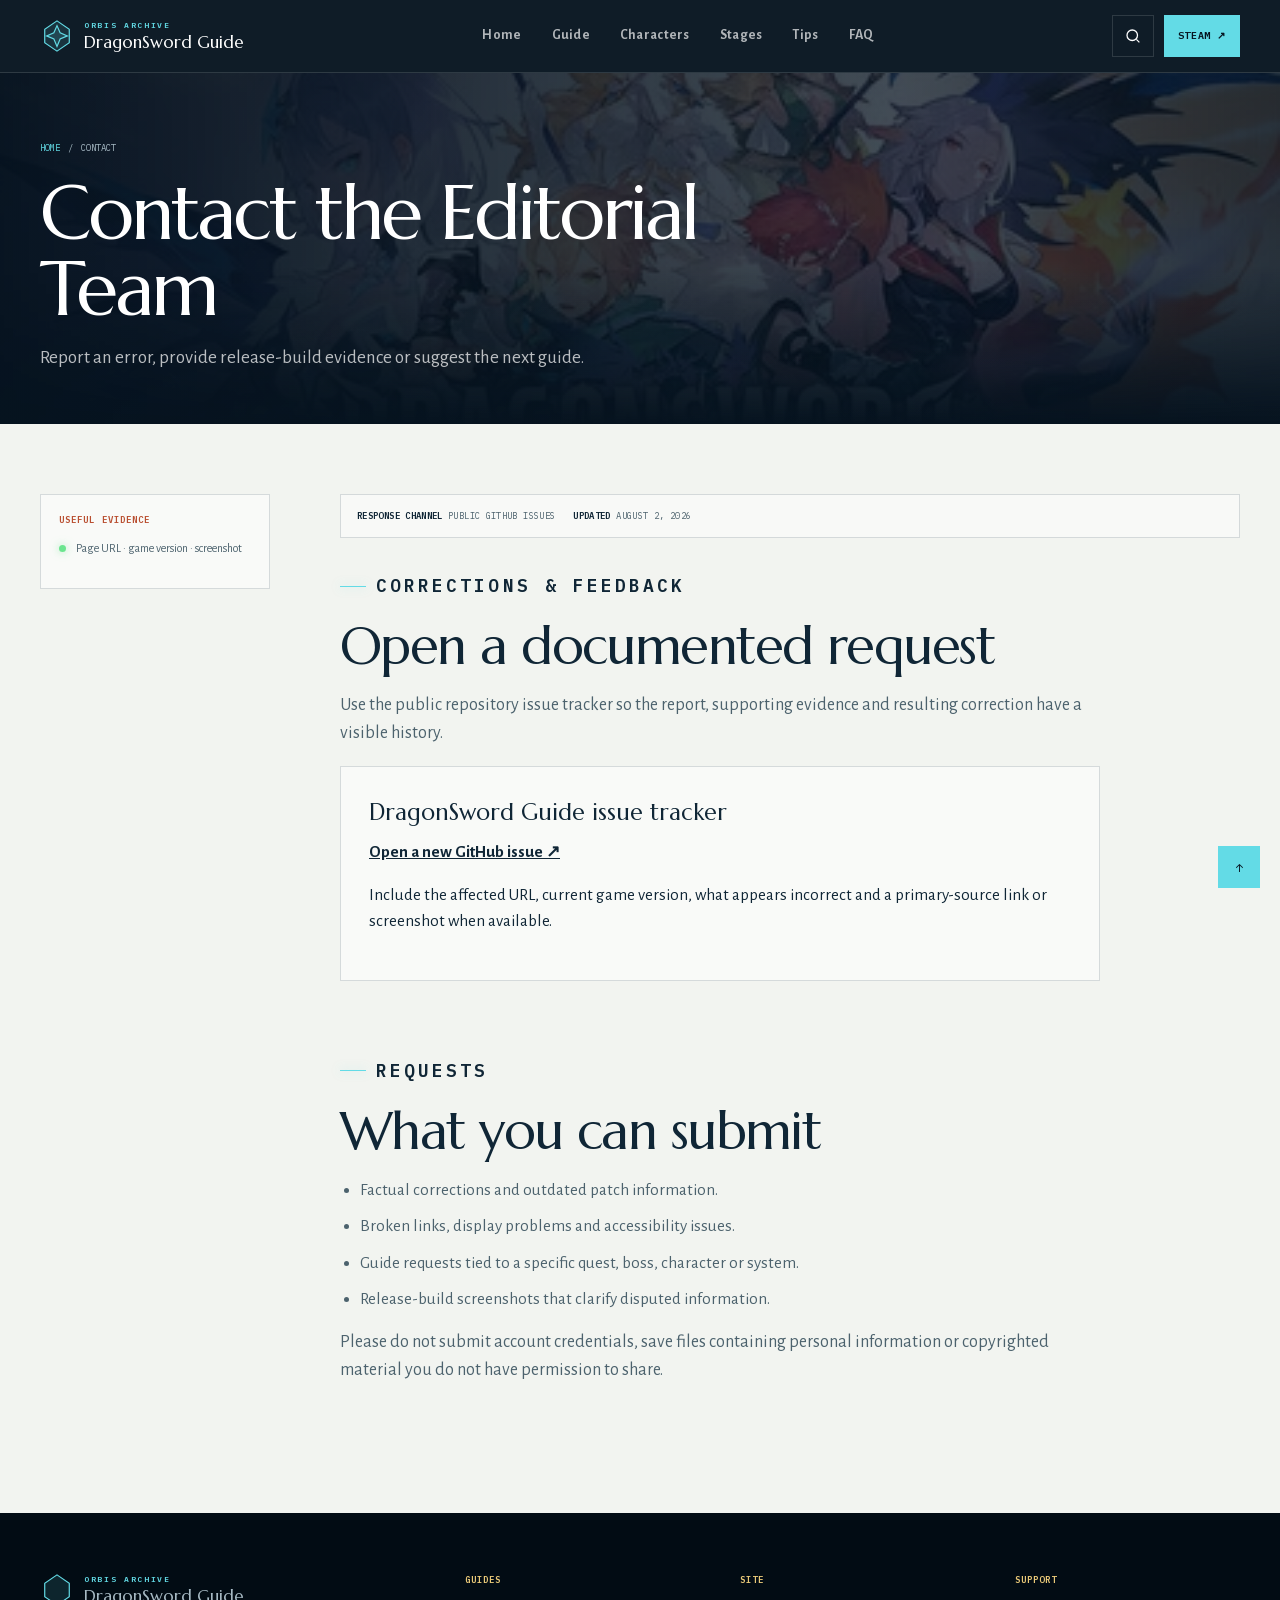
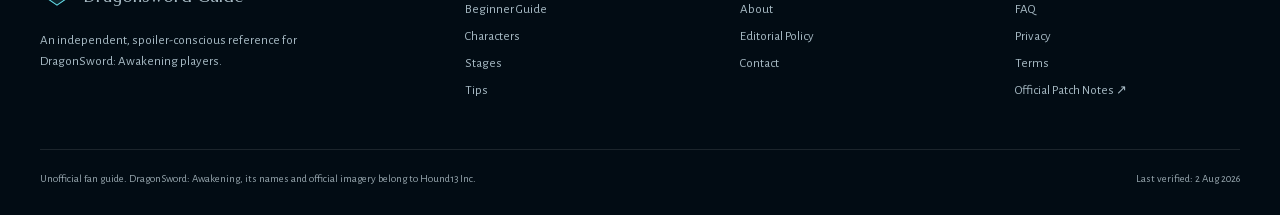
<file: contact/index.html>
<!DOCTYPE html>
<html lang="en">
<head>
  <script async src="https://pagead2.googlesyndication.com/pagead/js/adsbygoogle.js?client=ca-pub-4496419024798372" crossorigin="anonymous"></script>
  <meta charset="utf-8"><meta name="viewport" content="width=device-width, initial-scale=1">
  <title>Contact DragonSword Guide | Corrections and Feedback</title>
  <meta name="description" content="Contact the DragonSword Guide editorial team to report an error, submit version evidence or suggest a DragonSword: Awakening guide topic.">
  <meta name="robots" content="index,follow"><meta name="theme-color" content="#06131f">
  <link rel="canonical" href="https://www.dragon-sword-awakening.shop/contact/">
  <link rel="icon" href="/favicon.svg" type="image/svg+xml" sizes="any">
  <link rel="stylesheet" href="../styles.css"><link rel="preload" as="image" href="../assets/steam-header.avif" fetchpriority="high">
  <meta property="og:type" content="website"><meta property="og:title" content="Contact DragonSword Guide"><meta property="og:description" content="Submit corrections, evidence and guide requests."><meta property="og:url" content="https://www.dragon-sword-awakening.shop/contact/"><meta property="og:image" content="https://www.dragon-sword-awakening.shop/assets/steam-header.jpg">
  <script type="application/ld+json">{"@context":"https://schema.org","@graph":[{"@type":"ContactPage","name":"Contact DragonSword Guide","url":"https://www.dragon-sword-awakening.shop/contact/"},{"@type":"BreadcrumbList","itemListElement":[{"@type":"ListItem","position":1,"name":"Home","item":"https://www.dragon-sword-awakening.shop/"},{"@type":"ListItem","position":2,"name":"Contact","item":"https://www.dragon-sword-awakening.shop/contact/"}]}]}</script>
</head>
<body data-base="../">
  <a class="skip-link" href="#main">Skip to content</a>
  <header class="site-header"><div class="header-inner"><a class="brand" href="../"><svg class="brand-mark" viewBox="0 0 36 36" aria-hidden="true"><path d="M18 2 31 11v14L18 34 5 25V11L18 2Z"/><path d="m18 7 3.3 7.6 7.7 3.3-7.7 3.3L18 29l-3.3-7.8L7 17.9l7.7-3.3L18 7Z"/></svg><span><small>Orbis archive</small>DragonSword Guide</span></a><nav class="main-nav" aria-label="Primary navigation" data-nav><a href="../">Home</a><a href="../guide/">Guide</a><a href="../characters/">Characters</a><a href="../stages/">Stages</a><a href="../tips/">Tips</a><a href="../faq/">FAQ</a></nav><div class="header-tools"><button class="search-toggle" type="button" aria-expanded="false" aria-label="Open site search" data-search-toggle><svg viewBox="0 0 24 24" aria-hidden="true"><circle cx="11" cy="11" r="7"/><path d="m16.5 16.5 4 4"/></svg></button><a class="steam-button" href="https://store.steampowered.com/app/4570720/DragonSword__Awakening/" target="_blank" rel="noopener noreferrer">Steam ↗</a><button class="menu-toggle" type="button" aria-expanded="false" aria-label="Toggle menu" data-menu><i></i><i></i><i></i></button></div></div><div class="search-drawer" data-search-drawer><div class="search-box"><form data-search-form><label class="sr-only" for="global-search">Search this guide</label><input id="global-search" type="search" placeholder="Search heroes, combat, stages, co-op…" autocomplete="off" data-site-search><button type="submit">Find guide</button></form><div class="search-suggestions" data-suggestions></div></div></div></header>
  <main id="main"><section class="page-hero"><img src="../assets/steam-header.avif" width="460" height="215" fetchpriority="high" alt=""><div class="page-hero-inner"><nav class="breadcrumbs" aria-label="Breadcrumb"><a href="../">Home</a><span>/</span><span>Contact</span></nav><h1>Contact the Editorial Team</h1><p>Report an error, provide release-build evidence or suggest the next guide.</p></div></section><div class="page-shell"><aside class="page-rail"><div class="rail-block"><p class="rail-title">Useful evidence</p><p class="rail-status"><span class="verified-dot"></span><span>Page URL · game version · screenshot</span></p></div></aside><article class="page-content"><div class="page-meta"><span><strong>Response channel</strong> Public GitHub issues</span><span><strong>Updated</strong> August 2, 2026</span></div><section class="content-section"><p class="eyebrow">Corrections &amp; feedback</p><h2>Open a documented request</h2><p>Use the public repository issue tracker so the report, supporting evidence and resulting correction have a visible history.</p><div class="contact-card"><h3>DragonSword Guide issue tracker</h3><p><a href="https://github.com/yefeng1346/Dragon-Sword-Awakening/issues" target="_blank" rel="noopener noreferrer">Open a new GitHub issue ↗</a></p><p>Include the affected URL, current game version, what appears incorrect and a primary-source link or screenshot when available.</p></div></section><section class="content-section"><p class="eyebrow">Requests</p><h2>What you can submit</h2><ul class="policy-list"><li>Factual corrections and outdated patch information.</li><li>Broken links, display problems and accessibility issues.</li><li>Guide requests tied to a specific quest, boss, character or system.</li><li>Release-build screenshots that clarify disputed information.</li></ul><p>Please do not submit account credentials, save files containing personal information or copyrighted material you do not have permission to share.</p></section></article></div></main>
  <footer class="site-footer"><div class="footer-inner"><div class="footer-about"><a class="brand" href="../"><svg class="brand-mark" viewBox="0 0 36 36" aria-hidden="true"><path d="M18 2 31 11v14L18 34 5 25V11L18 2Z"/></svg><span><small>Orbis archive</small>DragonSword Guide</span></a><p>An independent, spoiler-conscious reference for DragonSword: Awakening players.</p></div><nav class="footer-col" aria-label="Guide pages"><h2>Guides</h2><a href="../guide/">Beginner Guide</a><a href="../characters/">Characters</a><a href="../stages/">Stages</a><a href="../tips/">Tips</a></nav><nav class="footer-col" aria-label="About this site"><h2>Site</h2><a href="../about/">About</a><a href="../editorial-policy/">Editorial Policy</a><a href="../contact/">Contact</a></nav><nav class="footer-col" aria-label="Support and policies"><h2>Support</h2><a href="../faq/">FAQ</a><a href="../privacy/">Privacy</a><a href="../terms/">Terms</a><a href="https://steamcommunity.com/app/4570720/allnews/" target="_blank" rel="noopener noreferrer">Official Patch Notes ↗</a></nav></div><div class="footer-bottom"><p>Unofficial fan guide. DragonSword: Awakening, its names and official imagery belong to Hound13 Inc.</p><span>Last verified: 2 Aug 2026</span></div></footer><button class="back-to-top" type="button" aria-label="Back to top" data-top>↑</button><script src="../script.js"></script>
</body>
</html>
</file>
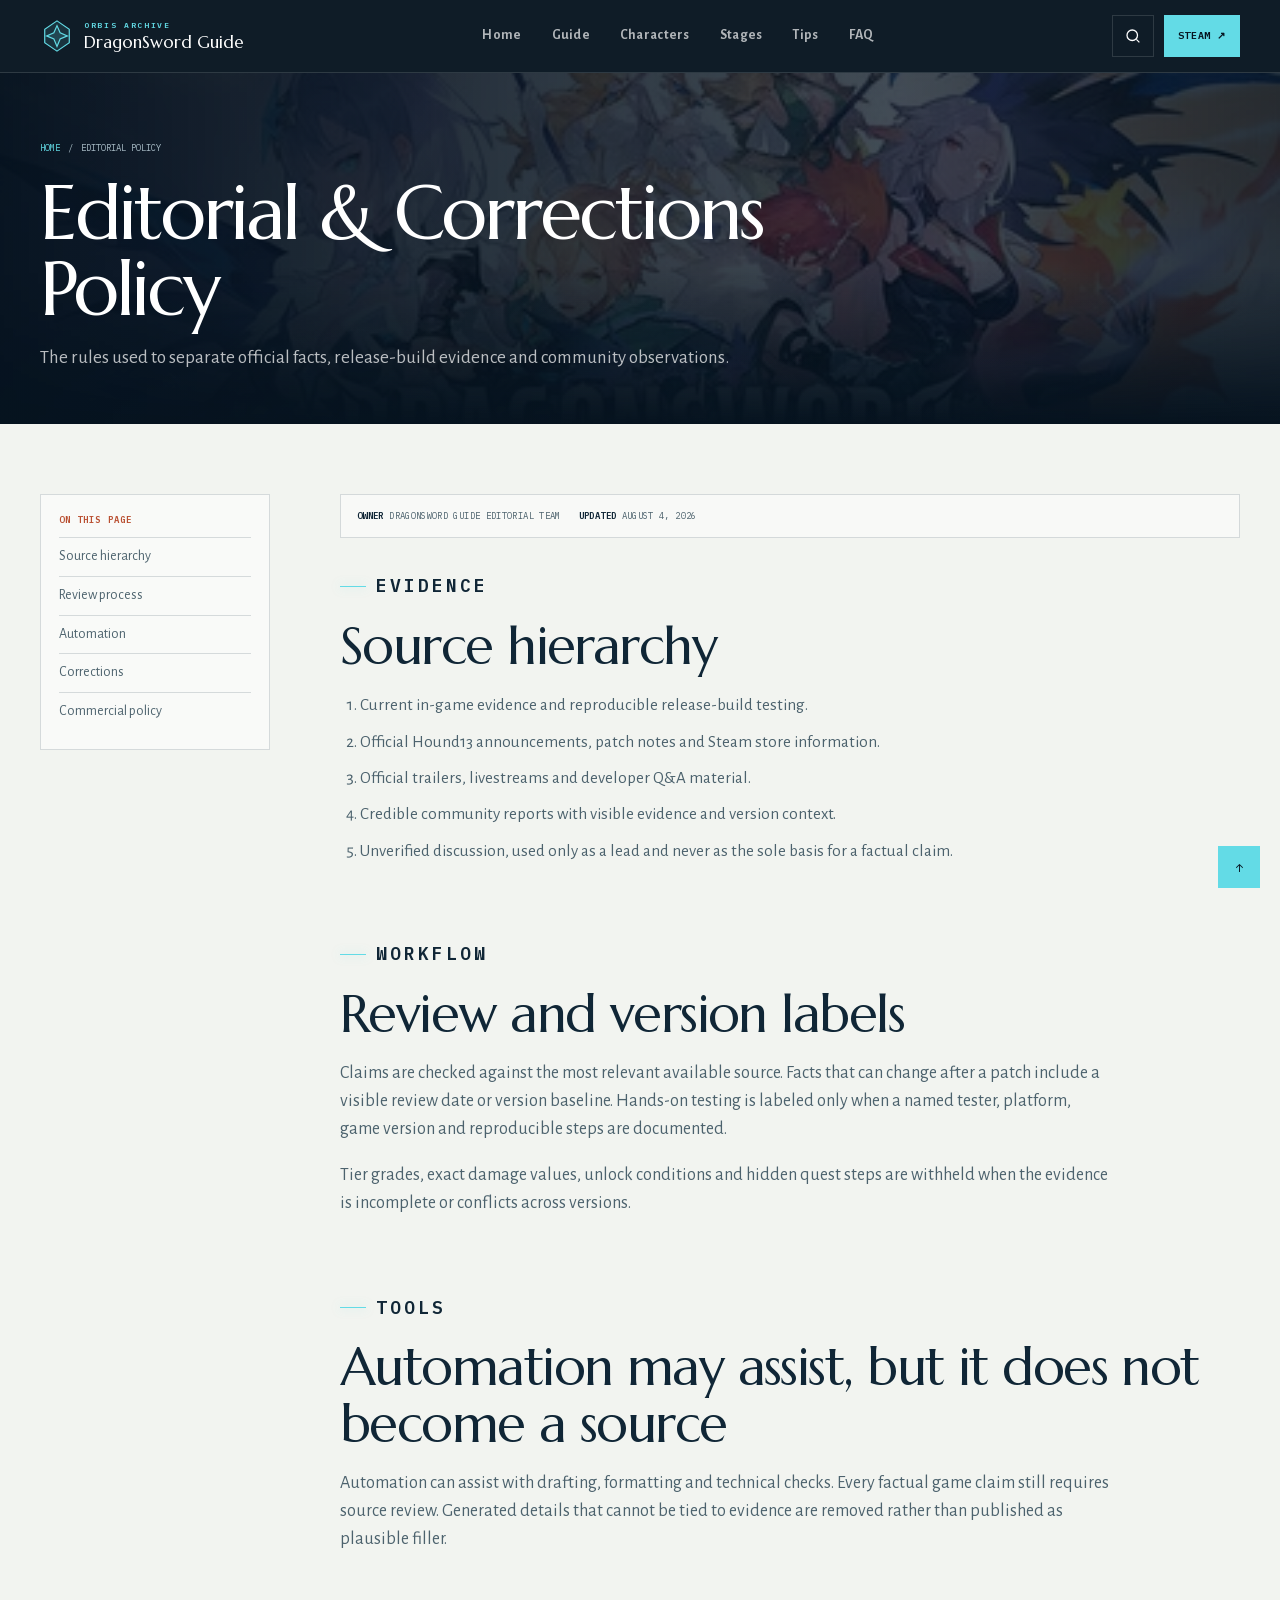
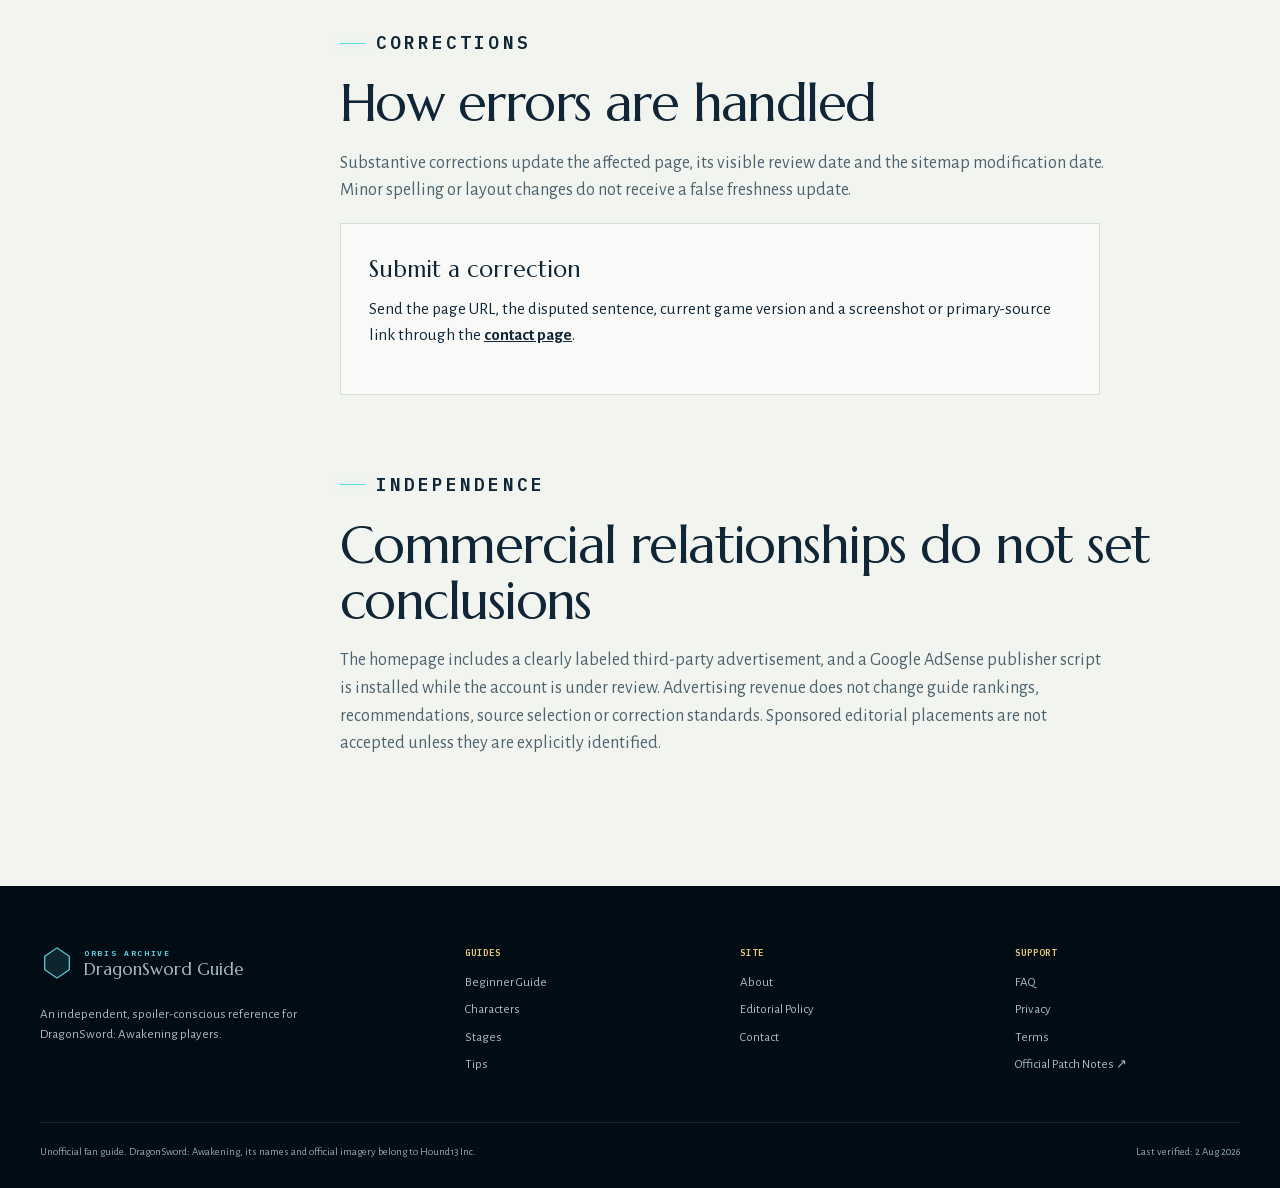
<file: editorial-policy/index.html>
<!DOCTYPE html>
<html lang="en">
<head>
  <script async src="https://pagead2.googlesyndication.com/pagead/js/adsbygoogle.js?client=ca-pub-4496419024798372" crossorigin="anonymous"></script>
  <meta charset="utf-8">
  <meta name="viewport" content="width=device-width, initial-scale=1">
  <title>Editorial and Corrections Policy | DragonSword Guide</title>
  <meta name="description" content="Read the sourcing, fact-checking, update and corrections standards used by the independent DragonSword: Awakening guide team.">
  <meta name="robots" content="index,follow">
  <meta name="theme-color" content="#06131f">
  <link rel="canonical" href="https://www.dragon-sword-awakening.shop/editorial-policy/">
  <link rel="icon" href="/favicon.svg" type="image/svg+xml" sizes="any">
  <link rel="stylesheet" href="../styles.css">
  <link rel="preload" as="image" href="../assets/steam-header.avif" fetchpriority="high">
  <meta property="og:type" content="website"><meta property="og:title" content="DragonSword Guide Editorial Policy"><meta property="og:description" content="How guides are sourced, reviewed, updated and corrected."><meta property="og:url" content="https://www.dragon-sword-awakening.shop/editorial-policy/"><meta property="og:image" content="https://www.dragon-sword-awakening.shop/assets/steam-header.jpg">
  <script type="application/ld+json">
  {"@context":"https://schema.org","@graph":[{"@type":"WebPage","name":"Editorial and Corrections Policy","url":"https://www.dragon-sword-awakening.shop/editorial-policy/","dateModified":"2026-08-04","publisher":{"@type":"Organization","name":"DragonSword Guide Editorial Team","url":"https://www.dragon-sword-awakening.shop/"}},{"@type":"BreadcrumbList","itemListElement":[{"@type":"ListItem","position":1,"name":"Home","item":"https://www.dragon-sword-awakening.shop/"},{"@type":"ListItem","position":2,"name":"Editorial Policy","item":"https://www.dragon-sword-awakening.shop/editorial-policy/"}]}]}
  </script>
</head>
<body data-base="../">
  <a class="skip-link" href="#main">Skip to content</a>
  <header class="site-header">
    <div class="header-inner">
      <a class="brand" href="../"><svg class="brand-mark" viewBox="0 0 36 36" aria-hidden="true"><path d="M18 2 31 11v14L18 34 5 25V11L18 2Z"/><path d="m18 7 3.3 7.6 7.7 3.3-7.7 3.3L18 29l-3.3-7.8L7 17.9l7.7-3.3L18 7Z"/></svg><span><small>Orbis archive</small>DragonSword Guide</span></a>
      <nav class="main-nav" aria-label="Primary navigation" data-nav><a href="../">Home</a><a href="../guide/">Guide</a><a href="../characters/">Characters</a><a href="../stages/">Stages</a><a href="../tips/">Tips</a><a href="../faq/">FAQ</a></nav>
      <div class="header-tools"><button class="search-toggle" type="button" aria-expanded="false" aria-label="Open site search" data-search-toggle><svg viewBox="0 0 24 24" aria-hidden="true"><circle cx="11" cy="11" r="7"/><path d="m16.5 16.5 4 4"/></svg></button><a class="steam-button" href="https://store.steampowered.com/app/4570720/DragonSword__Awakening/" target="_blank" rel="noopener noreferrer">Steam ↗</a><button class="menu-toggle" type="button" aria-expanded="false" aria-label="Toggle menu" data-menu><i></i><i></i><i></i></button></div>
    </div>
    <div class="search-drawer" data-search-drawer><div class="search-box"><form data-search-form><label class="sr-only" for="global-search">Search this guide</label><input id="global-search" type="search" placeholder="Search heroes, combat, stages, co-op…" autocomplete="off" data-site-search><button type="submit">Find guide</button></form><div class="search-suggestions" data-suggestions></div></div></div>
  </header>
  <main id="main">
    <section class="page-hero"><img src="../assets/steam-header.avif" width="460" height="215" fetchpriority="high" alt=""><div class="page-hero-inner"><nav class="breadcrumbs" aria-label="Breadcrumb"><a href="../">Home</a><span>/</span><span>Editorial Policy</span></nav><h1>Editorial &amp; Corrections Policy</h1><p>The rules used to separate official facts, release-build evidence and community observations.</p></div></section>
    <div class="page-shell">
      <aside class="page-rail"><div class="rail-block"><p class="rail-title">On this page</p><nav aria-label="On this page"><a href="#sources">Source hierarchy</a><a href="#review">Review process</a><a href="#automation">Automation</a><a href="#corrections">Corrections</a><a href="#commercial">Commercial policy</a></nav></div></aside>
      <article class="page-content">
        <div class="page-meta"><span><strong>Owner</strong> DragonSword Guide Editorial Team</span><span><strong>Updated</strong> August 4, 2026</span></div>
        <section class="content-section" id="sources"><p class="eyebrow">Evidence</p><h2>Source hierarchy</h2><ol class="policy-list"><li>Current in-game evidence and reproducible release-build testing.</li><li>Official Hound13 announcements, patch notes and Steam store information.</li><li>Official trailers, livestreams and developer Q&amp;A material.</li><li>Credible community reports with visible evidence and version context.</li><li>Unverified discussion, used only as a lead and never as the sole basis for a factual claim.</li></ol></section>
        <section class="content-section" id="review"><p class="eyebrow">Workflow</p><h2>Review and version labels</h2><p>Claims are checked against the most relevant available source. Facts that can change after a patch include a visible review date or version baseline. Hands-on testing is labeled only when a named tester, platform, game version and reproducible steps are documented.</p><p>Tier grades, exact damage values, unlock conditions and hidden quest steps are withheld when the evidence is incomplete or conflicts across versions.</p></section>
        <section class="content-section" id="automation"><p class="eyebrow">Tools</p><h2>Automation may assist, but it does not become a source</h2><p>Automation can assist with drafting, formatting and technical checks. Every factual game claim still requires source review. Generated details that cannot be tied to evidence are removed rather than published as plausible filler.</p></section>
        <section class="content-section" id="corrections"><p class="eyebrow">Corrections</p><h2>How errors are handled</h2><p>Substantive corrections update the affected page, its visible review date and the sitemap modification date. Minor spelling or layout changes do not receive a false freshness update.</p><div class="contact-card"><h3>Submit a correction</h3><p>Send the page URL, the disputed sentence, current game version and a screenshot or primary-source link through the <a href="../contact/">contact page</a>.</p></div></section>
        <section class="content-section" id="commercial"><p class="eyebrow">Independence</p><h2>Commercial relationships do not set conclusions</h2><p>The homepage includes a clearly labeled third-party advertisement, and a Google AdSense publisher script is installed while the account is under review. Advertising revenue does not change guide rankings, recommendations, source selection or correction standards. Sponsored editorial placements are not accepted unless they are explicitly identified.</p></section>
      </article>
    </div>
  </main>
  <footer class="site-footer"><div class="footer-inner"><div class="footer-about"><a class="brand" href="../"><svg class="brand-mark" viewBox="0 0 36 36" aria-hidden="true"><path d="M18 2 31 11v14L18 34 5 25V11L18 2Z"/></svg><span><small>Orbis archive</small>DragonSword Guide</span></a><p>An independent, spoiler-conscious reference for DragonSword: Awakening players.</p></div><nav class="footer-col" aria-label="Guide pages"><h2>Guides</h2><a href="../guide/">Beginner Guide</a><a href="../characters/">Characters</a><a href="../stages/">Stages</a><a href="../tips/">Tips</a></nav><nav class="footer-col" aria-label="About this site"><h2>Site</h2><a href="../about/">About</a><a href="../editorial-policy/">Editorial Policy</a><a href="../contact/">Contact</a></nav><nav class="footer-col" aria-label="Support and policies"><h2>Support</h2><a href="../faq/">FAQ</a><a href="../privacy/">Privacy</a><a href="../terms/">Terms</a><a href="https://steamcommunity.com/app/4570720/allnews/" target="_blank" rel="noopener noreferrer">Official Patch Notes ↗</a></nav></div><div class="footer-bottom"><p>Unofficial fan guide. DragonSword: Awakening, its names and official imagery belong to Hound13 Inc.</p><span>Last verified: 2 Aug 2026</span></div></footer>
  <button class="back-to-top" type="button" aria-label="Back to top" data-top>↑</button><script src="../script.js"></script>
</body>
</html>
</file>
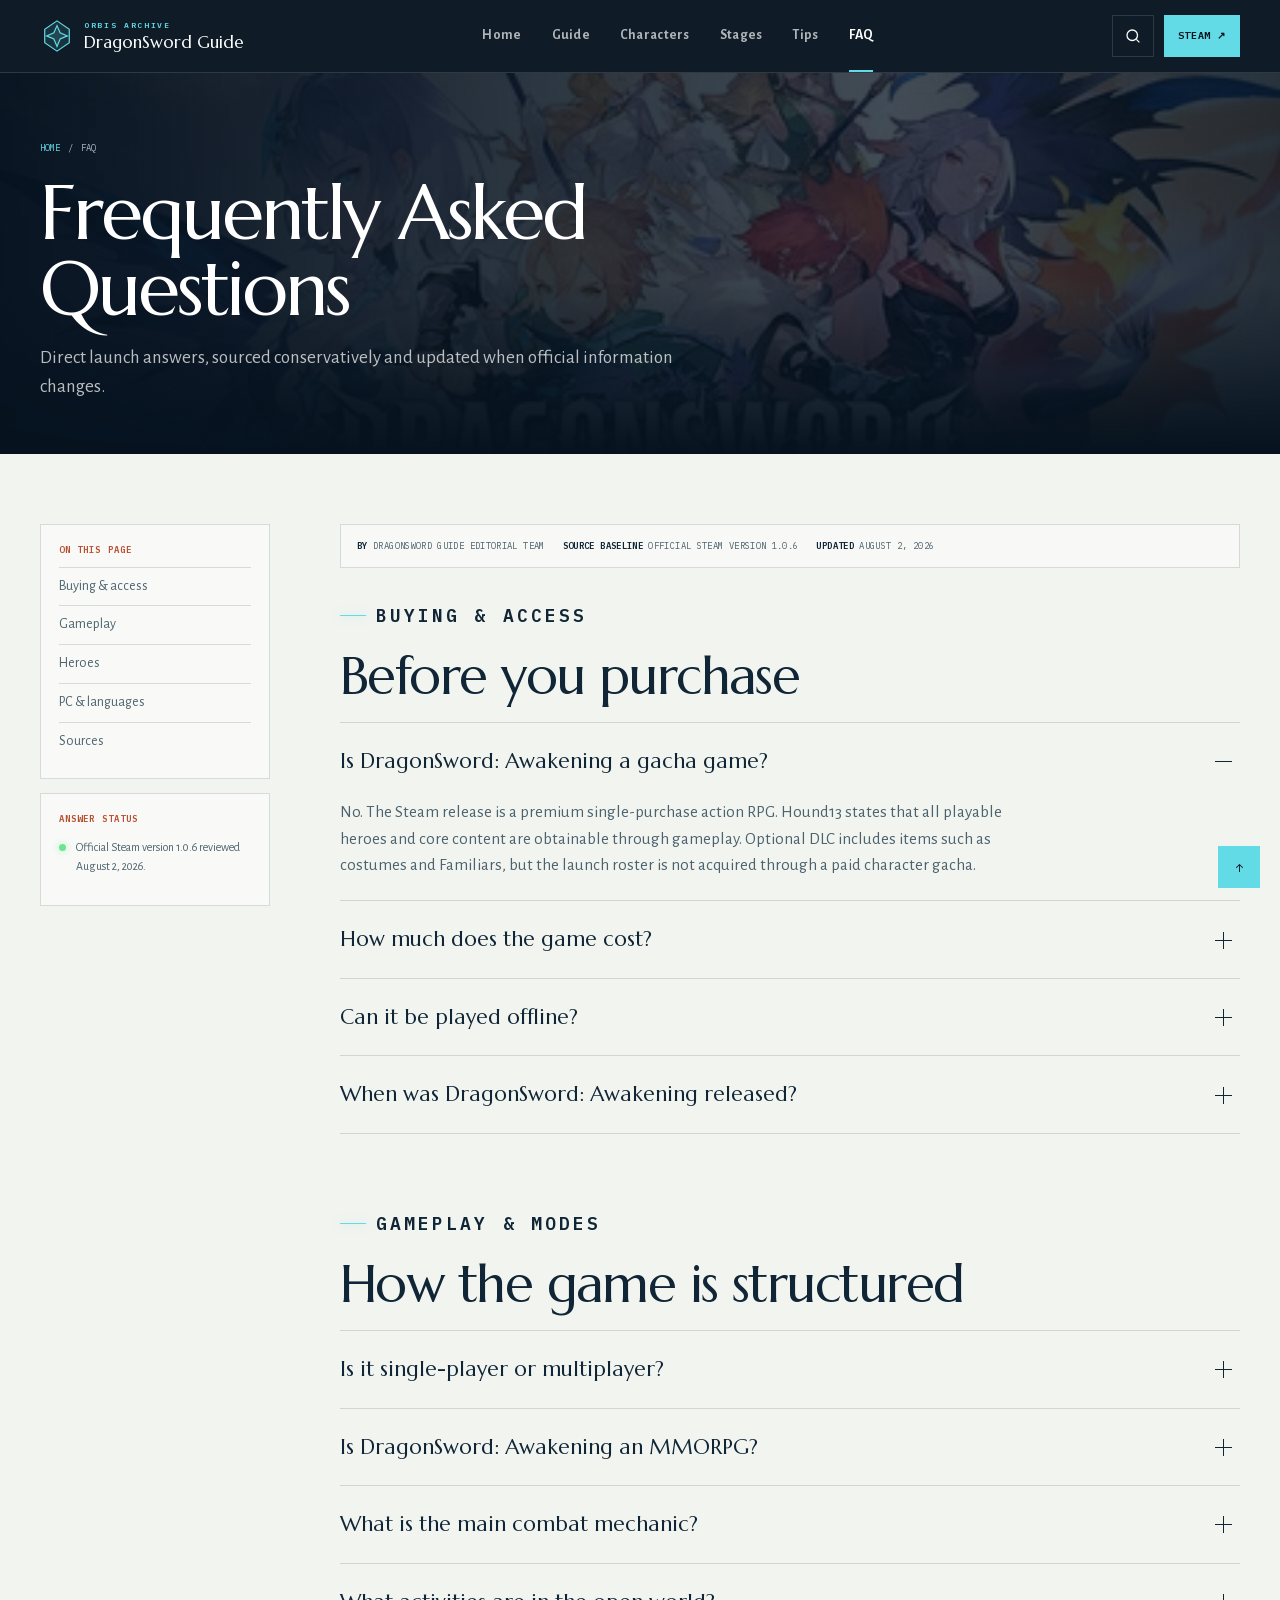
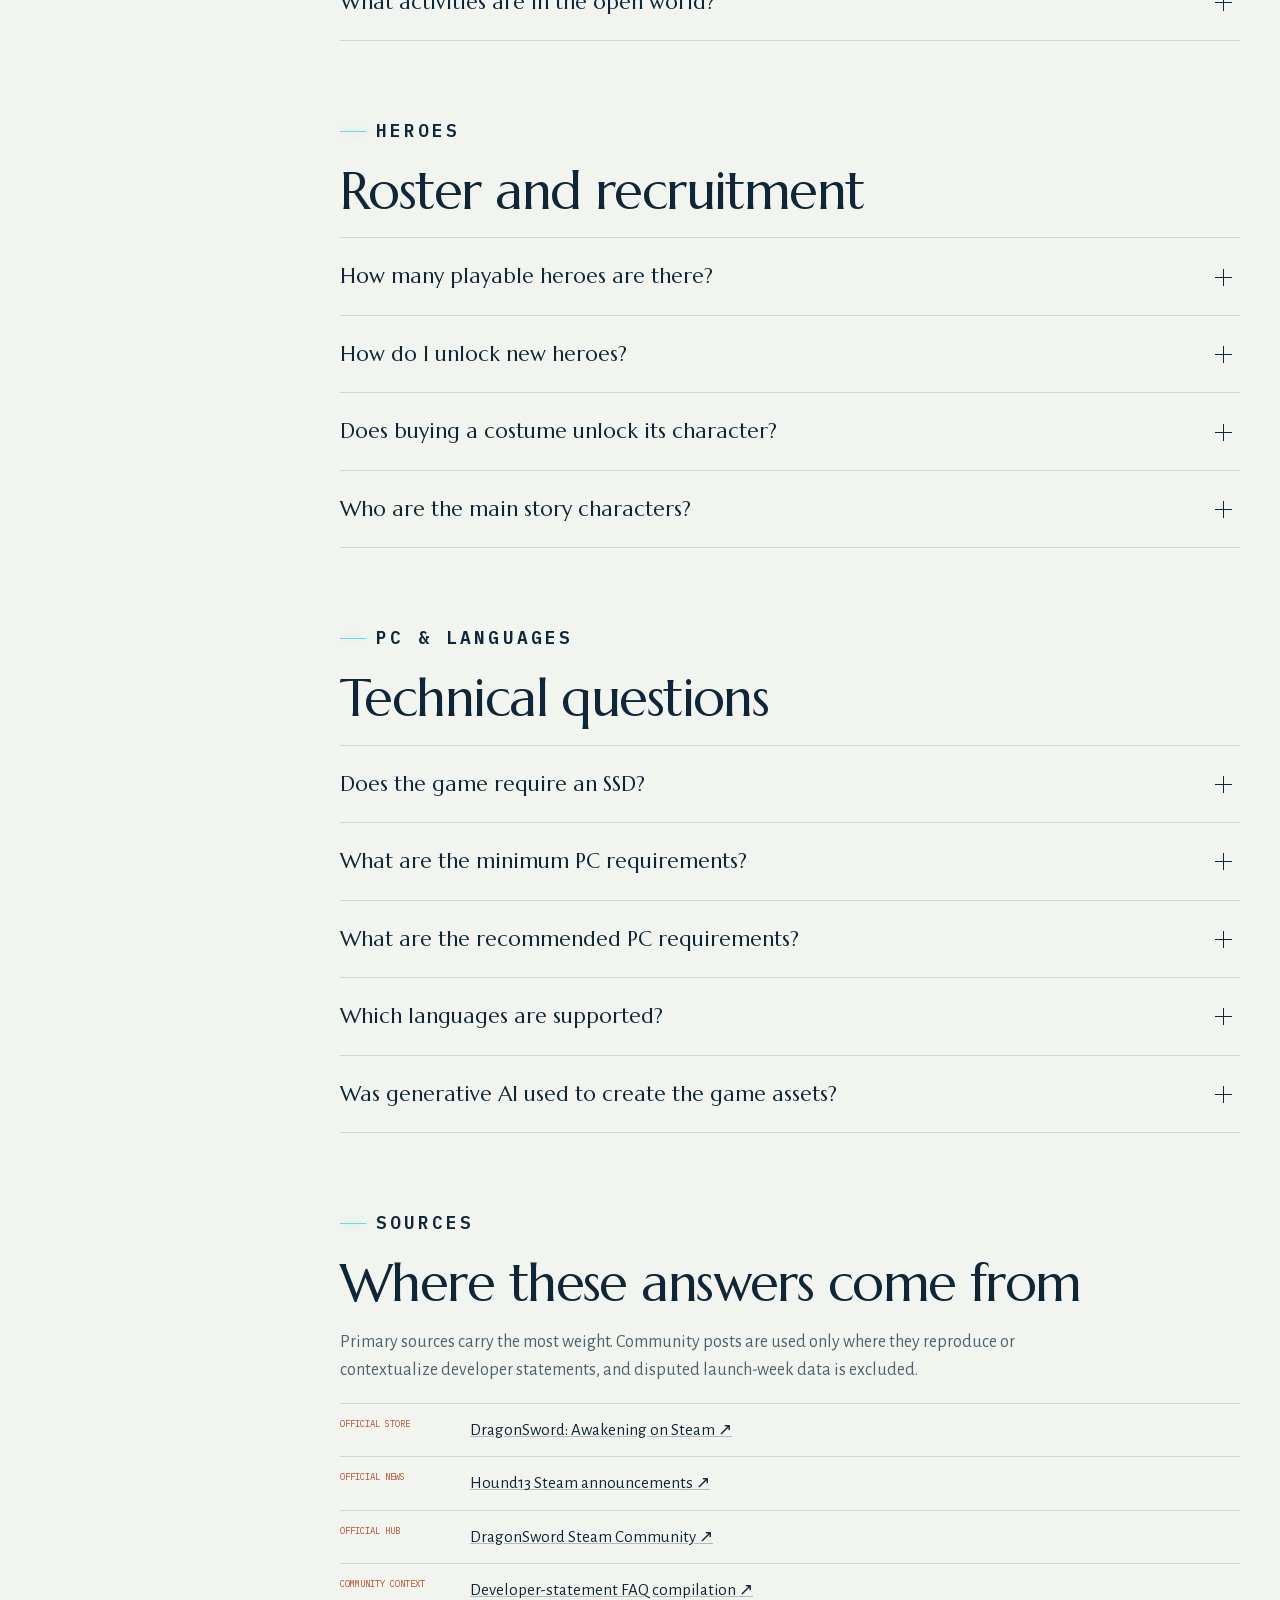
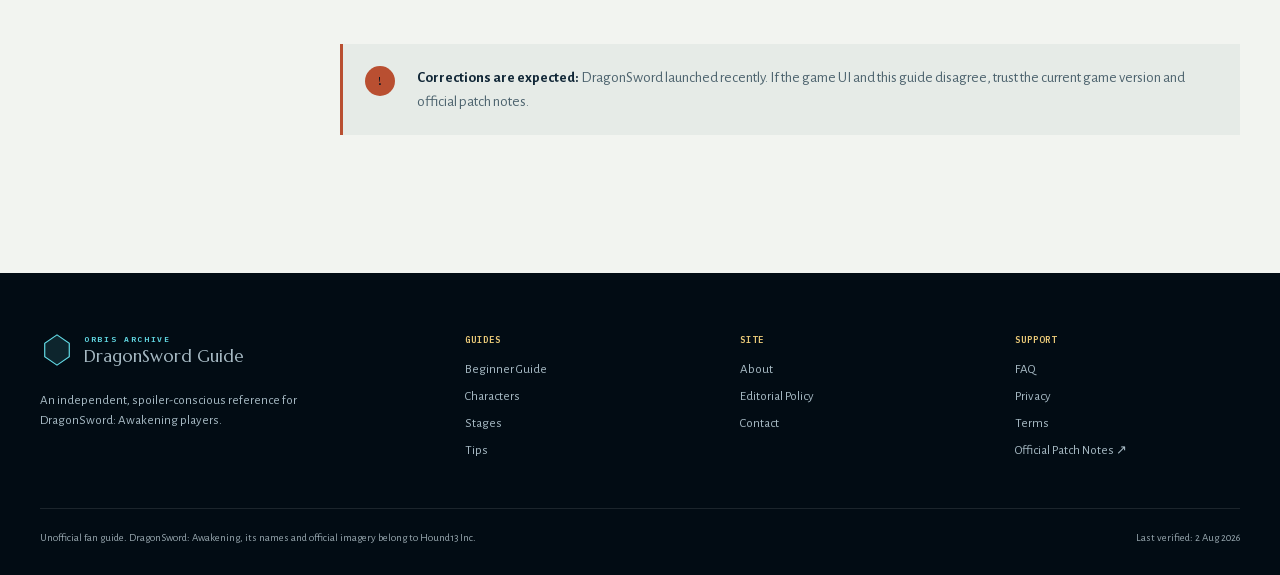
<file: faq/index.html>
<!DOCTYPE html>
<html lang="en">
<head>
  <script async src="https://pagead2.googlesyndication.com/pagead/js/adsbygoogle.js?client=ca-pub-4496419024798372" crossorigin="anonymous"></script>
  <meta charset="utf-8">
  <meta name="viewport" content="width=device-width, initial-scale=1">
  <title>DragonSword: Awakening FAQ | Gacha, Offline, Co-op &amp; Specs</title>
  <meta name="description" content="Verified answers about DragonSword: Awakening: gacha model, offline play, online co-op, 19 heroes, Nameless Souls, PC requirements, languages and price.">
  <meta name="robots" content="index,follow">
  <meta name="theme-color" content="#06131f">
  <link rel="canonical" href="https://www.dragon-sword-awakening.shop/faq/">
  <link rel="icon" href="/favicon.svg" type="image/svg+xml" sizes="any">
  <link rel="stylesheet" href="../styles.css">
  <link rel="preload" as="image" href="../assets/steam-header.avif" fetchpriority="high">
  <meta property="og:type" content="article"><meta property="og:title" content="DragonSword: Awakening FAQ"><meta property="og:description" content="Verified launch answers for gacha, offline play, co-op, heroes and PC requirements."><meta property="og:url" content="https://www.dragon-sword-awakening.shop/faq/"><meta property="og:image" content="https://www.dragon-sword-awakening.shop/assets/steam-header.jpg">
  <script type="application/ld+json">
  {
    "@context": "https://schema.org",
    "@graph": [
      {
        "@type": "FAQPage",
        "@id": "https://www.dragon-sword-awakening.shop/faq/#page",
        "url": "https://www.dragon-sword-awakening.shop/faq/",
        "dateModified": "2026-08-02",
        "author": {"@type": "Organization", "name": "DragonSword Guide Editorial Team", "url": "https://www.dragon-sword-awakening.shop/about/"},
        "mainEntity": [
          {"@type":"Question","name":"Is DragonSword: Awakening a gacha game?","acceptedAnswer":{"@type":"Answer","text":"No. The Steam edition is a premium single-purchase action RPG. Its playable heroes and core content are obtainable through gameplay."}},
          {"@type":"Question","name":"Can DragonSword: Awakening be played offline?","acceptedAnswer":{"@type":"Answer","text":"Yes. Official launch guidance says the game can be played offline as long as the player is logged into Steam."}},
          {"@type":"Question","name":"Does DragonSword: Awakening have co-op?","acceptedAnswer":{"@type":"Answer","text":"Yes. The core story is single-player, while the Steam listing also includes online co-op for supported activities."}},
          {"@type":"Question","name":"How many playable heroes are in DragonSword: Awakening?","acceptedAnswer":{"@type":"Answer","text":"There are 19 playable heroes in the launch roster."}},
          {"@type":"Question","name":"How are new heroes unlocked?","acceptedAnswer":{"@type":"Answer","text":"Heroes are obtained through quests, either granted directly or assembled using the in-game Nameless Souls material."}},
          {"@type":"Question","name":"Does DragonSword: Awakening require an SSD?","acceptedAnswer":{"@type":"Answer","text":"Hound13 strongly requires an SSD for the intended experience and warns that HDD installation can cause long loads, texture pop-in, frame drops or crashes."}}
        ]
      },
      {
        "@type": "BreadcrumbList",
        "itemListElement": [
          {"@type": "ListItem", "position": 1, "name": "Home", "item": "https://www.dragon-sword-awakening.shop/"},
          {"@type": "ListItem", "position": 2, "name": "FAQ", "item": "https://www.dragon-sword-awakening.shop/faq/"}
        ]
      }
    ]
  }
  </script>
</head>
<body data-base="../">
  <a class="skip-link" href="#main">Skip to content</a>
  <header class="site-header">
    <div class="header-inner">
      <a class="brand" href="../"><svg class="brand-mark" viewBox="0 0 36 36" aria-hidden="true"><path d="M18 2 31 11v14L18 34 5 25V11L18 2Z"/><path d="m18 7 3.3 7.6 7.7 3.3-7.7 3.3L18 29l-3.3-7.8L7 17.9l7.7-3.3L18 7Z"/></svg><span><small>Orbis archive</small>DragonSword Guide</span></a>
      <nav class="main-nav" aria-label="Primary navigation" data-nav><a href="../">Home</a><a href="../guide/">Guide</a><a href="../characters/">Characters</a><a href="../stages/">Stages</a><a href="../tips/">Tips</a><a href="../faq/" aria-current="page">FAQ</a></nav>
      <div class="header-tools"><button class="search-toggle" type="button" aria-expanded="false" aria-label="Open site search" data-search-toggle><svg viewBox="0 0 24 24" aria-hidden="true"><circle cx="11" cy="11" r="7"/><path d="m16.5 16.5 4 4"/></svg></button><a class="steam-button" href="https://store.steampowered.com/app/4570720/DragonSword__Awakening/" target="_blank" rel="noopener noreferrer">Steam ↗</a><button class="menu-toggle" type="button" aria-expanded="false" aria-label="Toggle menu" data-menu><i></i><i></i><i></i></button></div>
    </div>
    <div class="search-drawer" data-search-drawer><div class="search-box"><form data-search-form><label class="sr-only" for="global-search">Search this guide</label><input id="global-search" type="search" placeholder="Search heroes, combat, stages, co-op…" autocomplete="off" data-site-search><button type="submit">Find guide</button></form><div class="search-suggestions" data-suggestions></div></div></div>
  </header>

  <main id="main">
    <section class="page-hero">
      <img src="../assets/steam-header.avif" width="460" height="215" fetchpriority="high" alt="">
      <div class="page-hero-inner"><nav class="breadcrumbs" aria-label="Breadcrumb"><a href="../">Home</a><span>/</span><span>FAQ</span></nav><h1>Frequently Asked Questions</h1><p>Direct launch answers, sourced conservatively and updated when official information changes.</p></div>
    </section>
    <div class="page-shell">
      <aside class="page-rail">
        <div class="rail-block"><p class="rail-title">On this page</p><nav aria-label="On this page"><a href="#buying">Buying &amp; access</a><a href="#gameplay">Gameplay</a><a href="#heroes">Heroes</a><a href="#requirements">PC &amp; languages</a><a href="#sources">Sources</a></nav></div>
        <div class="rail-block"><p class="rail-title">Answer status</p><p class="rail-status"><span class="verified-dot"></span><span>Official Steam version 1.0.6 reviewed August 2, 2026.</span></p></div>
      </aside>
      <article class="page-content">
        <div class="page-meta"><span><strong>By</strong> DragonSword Guide Editorial Team</span><span><strong>Source baseline</strong> Official Steam version 1.0.6</span><span><strong>Updated</strong> August 2, 2026</span></div>
        <section class="content-section" id="buying">
          <p class="eyebrow">Buying &amp; access</p>
          <h2>Before you purchase</h2>
          <div class="faq-list">
            <details open><summary>Is DragonSword: Awakening a gacha game?</summary><div class="faq-answer"><p>No. The Steam release is a premium single-purchase action RPG. Hound13 states that all playable heroes and core content are obtainable through gameplay. Optional DLC includes items such as costumes and Familiars, but the launch roster is not acquired through a paid character gacha.</p></div></details>
            <details><summary>How much does the game cost?</summary><div class="faq-answer"><p>The U.S. Steam launch price is listed at $29.99 for the base game. Regional pricing, discounts and bundle prices can change, so use the official Steam store as the current authority.</p></div></details>
            <details><summary>Can it be played offline?</summary><div class="faq-answer"><p>Yes. Official launch guidance says you can play offline as long as you are logged into Steam. Online co-op activities naturally require a connection.</p></div></details>
            <details><summary>When was DragonSword: Awakening released?</summary><div class="faq-answer"><p>Steam lists July 22, 2026. The worldwide launch announcement used July 23 at 07:00 KST, which is the same launch window expressed in Korea time.</p></div></details>
          </div>
        </section>

        <section class="content-section" id="gameplay">
          <p class="eyebrow">Gameplay &amp; modes</p>
          <h2>How the game is structured</h2>
          <div class="faq-list">
            <details><summary>Is it single-player or multiplayer?</summary><div class="faq-answer"><p>The story and open-world adventure are primarily single-player. The Steam page also lists multiplayer and Online Co-op for supported activities. Developer-based community documentation identifies two-player boss content and three-player raids.</p></div></details>
            <details><summary>Is DragonSword: Awakening an MMORPG?</summary><div class="faq-answer"><p>No. It is an action RPG centered on story, exploration and a three-hero party. The optional co-op modes do not turn the open world into an MMO.</p></div></details>
            <details><summary>What is the main combat mechanic?</summary><div class="faq-answer"><p>Heroes build Status Ailments with attacks and Active Skills, then use compatible Signal Skills for a payoff. Switching Signals let party members enter during the sequence and continue the combo.</p></div></details>
            <details><summary>What activities are in the open world?</summary><div class="faq-answer"><p>Official Steam material confirms meadows, watchtower cellars, deep-sea treasure, hidden caves and dungeons. Cooking, resident requests and collectible Familiar companions are also part of the adventure.</p></div></details>
          </div>
        </section>

        <section class="content-section" id="heroes">
          <p class="eyebrow">Heroes</p>
          <h2>Roster and recruitment</h2>
          <div class="faq-list">
            <details><summary>How many playable heroes are there?</summary><div class="faq-answer"><p>The launch roster contains 19 playable heroes.</p></div></details>
            <details><summary>How do I unlock new heroes?</summary><div class="faq-answer"><p>Progress through quests. Hound13 says heroes are either granted directly or assembled using the in-game <em>Nameless Souls</em> material.</p></div></details>
            <details><summary>Does buying a costume unlock its character?</summary><div class="faq-answer"><p>Do not assume so. Costumes are cosmetic DLC, while heroes are obtained through gameplay. Unlock the hero through the appropriate quest or Nameless Souls path.</p></div></details>
            <details><summary>Who are the main story characters?</summary><div class="faq-answer"><p>The official story introduction centers on Lute, a young traveler; Johnny, a mercenary; and Castella, an Elf. Lute is pulled into their chaotic mercenary life on the road to Orbis.</p></div></details>
          </div>
        </section>

        <section class="content-section" id="requirements">
          <p class="eyebrow">PC &amp; languages</p>
          <h2>Technical questions</h2>
          <div class="faq-list">
            <details><summary>Does the game require an SSD?</summary><div class="faq-answer"><p>Yes for the intended experience. Hound13 warns that installing on an HDD may cause extended loading, texture pop-in, frame drops or unexpected crashes.</p></div></details>
            <details><summary>What are the minimum PC requirements?</summary><div class="faq-answer"><p>Windows 10 64-bit, Intel i5-9400F, 8 GB RAM, GeForce GTX 1660, DirectX 12 and 25 GB of SSD space.</p></div></details>
            <details><summary>What are the recommended PC requirements?</summary><div class="faq-answer"><p>Windows 10 64-bit, Intel i7-9700F, 16 GB RAM, GeForce RTX 3060, DirectX 12 and 25 GB of SSD space.</p></div></details>
            <details><summary>Which languages are supported?</summary><div class="faq-answer"><p>At launch, Steam lists interface and subtitles for English, Japanese, Korean, Simplified Chinese, Traditional Chinese, French, German, Spanish, Russian, Thai and Brazilian Portuguese. Korean is listed for full audio.</p></div></details>
            <details><summary>Was generative AI used to create the game assets?</summary><div class="faq-answer"><p>According to the Steam disclosure, generative AI was not used to create in-game content resources. Hound13 says AI was used only for translation of some dialogue and external content such as Steam and community posts.</p></div></details>
          </div>
        </section>

        <section class="content-section" id="sources">
          <p class="eyebrow">Sources</p>
          <h2>Where these answers come from</h2>
          <p>Primary sources carry the most weight. Community posts are used only where they reproduce or contextualize developer statements, and disputed launch-week data is excluded.</p>
          <ul class="source-list">
            <li><span>Official store</span><a href="https://store.steampowered.com/app/4570720/DragonSword__Awakening/" target="_blank" rel="noopener noreferrer">DragonSword: Awakening on Steam ↗</a></li>
            <li><span>Official news</span><a href="https://steamcommunity.com/app/4570720/allnews/" target="_blank" rel="noopener noreferrer">Hound13 Steam announcements ↗</a></li>
            <li><span>Official hub</span><a href="https://steamcommunity.com/app/4570720" target="_blank" rel="noopener noreferrer">DragonSword Steam Community ↗</a></li>
            <li><span>Community context</span><a href="https://www.reddit.com/r/DragonSwordAwakening/comments/1t83k1i/faq_dragonsword_awakening/" target="_blank" rel="noopener noreferrer">Developer-statement FAQ compilation ↗</a></li>
          </ul>
          <div class="callout caution"><span class="callout-icon">!</span><p><strong>Corrections are expected:</strong> DragonSword launched recently. If the game UI and this guide disagree, trust the current game version and official patch notes.</p></div>
        </section>
      </article>
    </div>
  </main>

  <footer class="site-footer">
    <div class="footer-inner">
      <div class="footer-about"><a class="brand" href="../"><svg class="brand-mark" viewBox="0 0 36 36" aria-hidden="true"><path d="M18 2 31 11v14L18 34 5 25V11L18 2Z"/></svg><span><small>Orbis archive</small>DragonSword Guide</span></a><p>An independent, spoiler-conscious reference for DragonSword: Awakening players.</p></div>
      <nav class="footer-col" aria-label="Guide pages"><h2>Guides</h2><a href="../guide/">Beginner Guide</a><a href="../characters/">Characters</a><a href="../stages/">Stages</a><a href="../tips/">Tips</a></nav>
      <nav class="footer-col" aria-label="About this site"><h2>Site</h2><a href="../about/">About</a><a href="../editorial-policy/">Editorial Policy</a><a href="../contact/">Contact</a></nav>
      <nav class="footer-col" aria-label="Support and policies"><h2>Support</h2><a href="../faq/">FAQ</a><a href="../privacy/">Privacy</a><a href="../terms/">Terms</a><a href="https://steamcommunity.com/app/4570720/allnews/" target="_blank" rel="noopener noreferrer">Official Patch Notes ↗</a></nav>
    </div>
    <div class="footer-bottom"><p>Unofficial fan guide. DragonSword: Awakening, its names and official imagery belong to Hound13 Inc.</p><span>Last verified: 2 Aug 2026</span></div>
  </footer>
  <button class="back-to-top" type="button" aria-label="Back to top" data-top>↑</button>
  <script src="../script.js"></script>
</body>
</html>
</file>
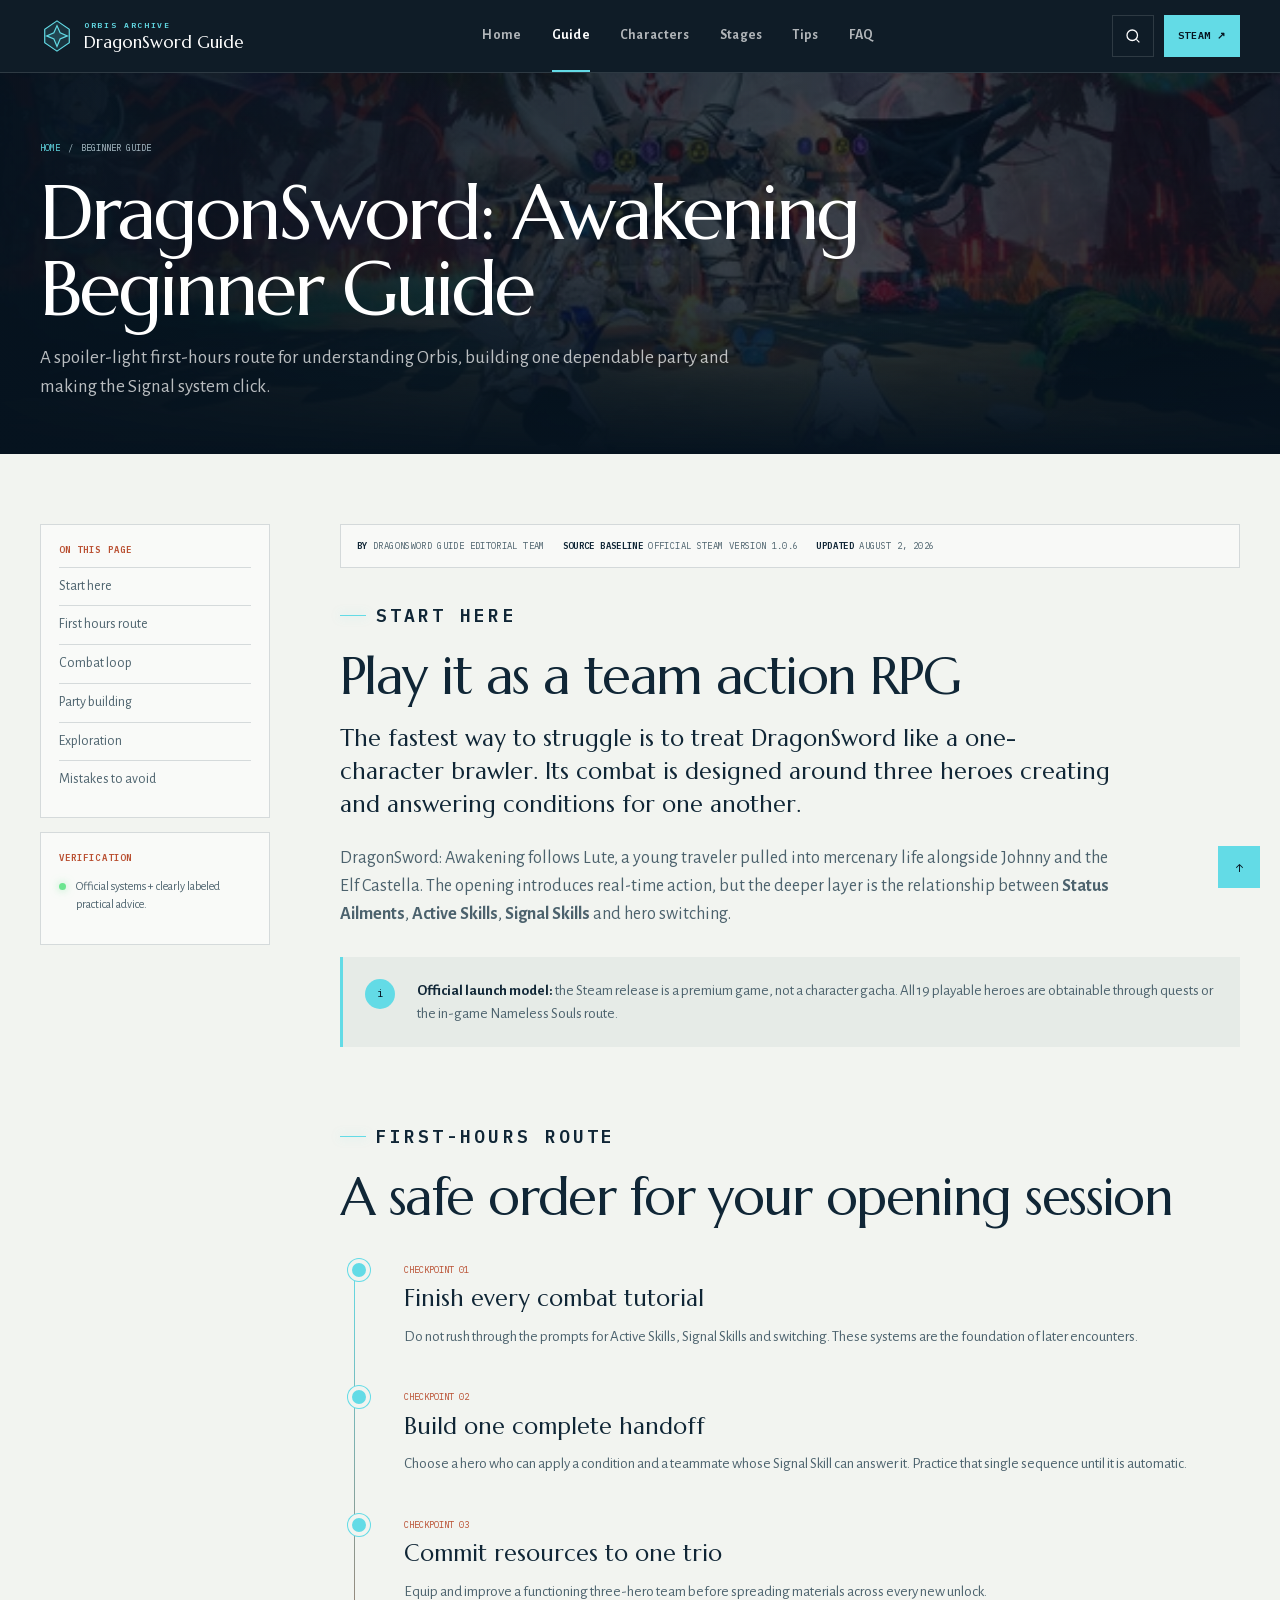
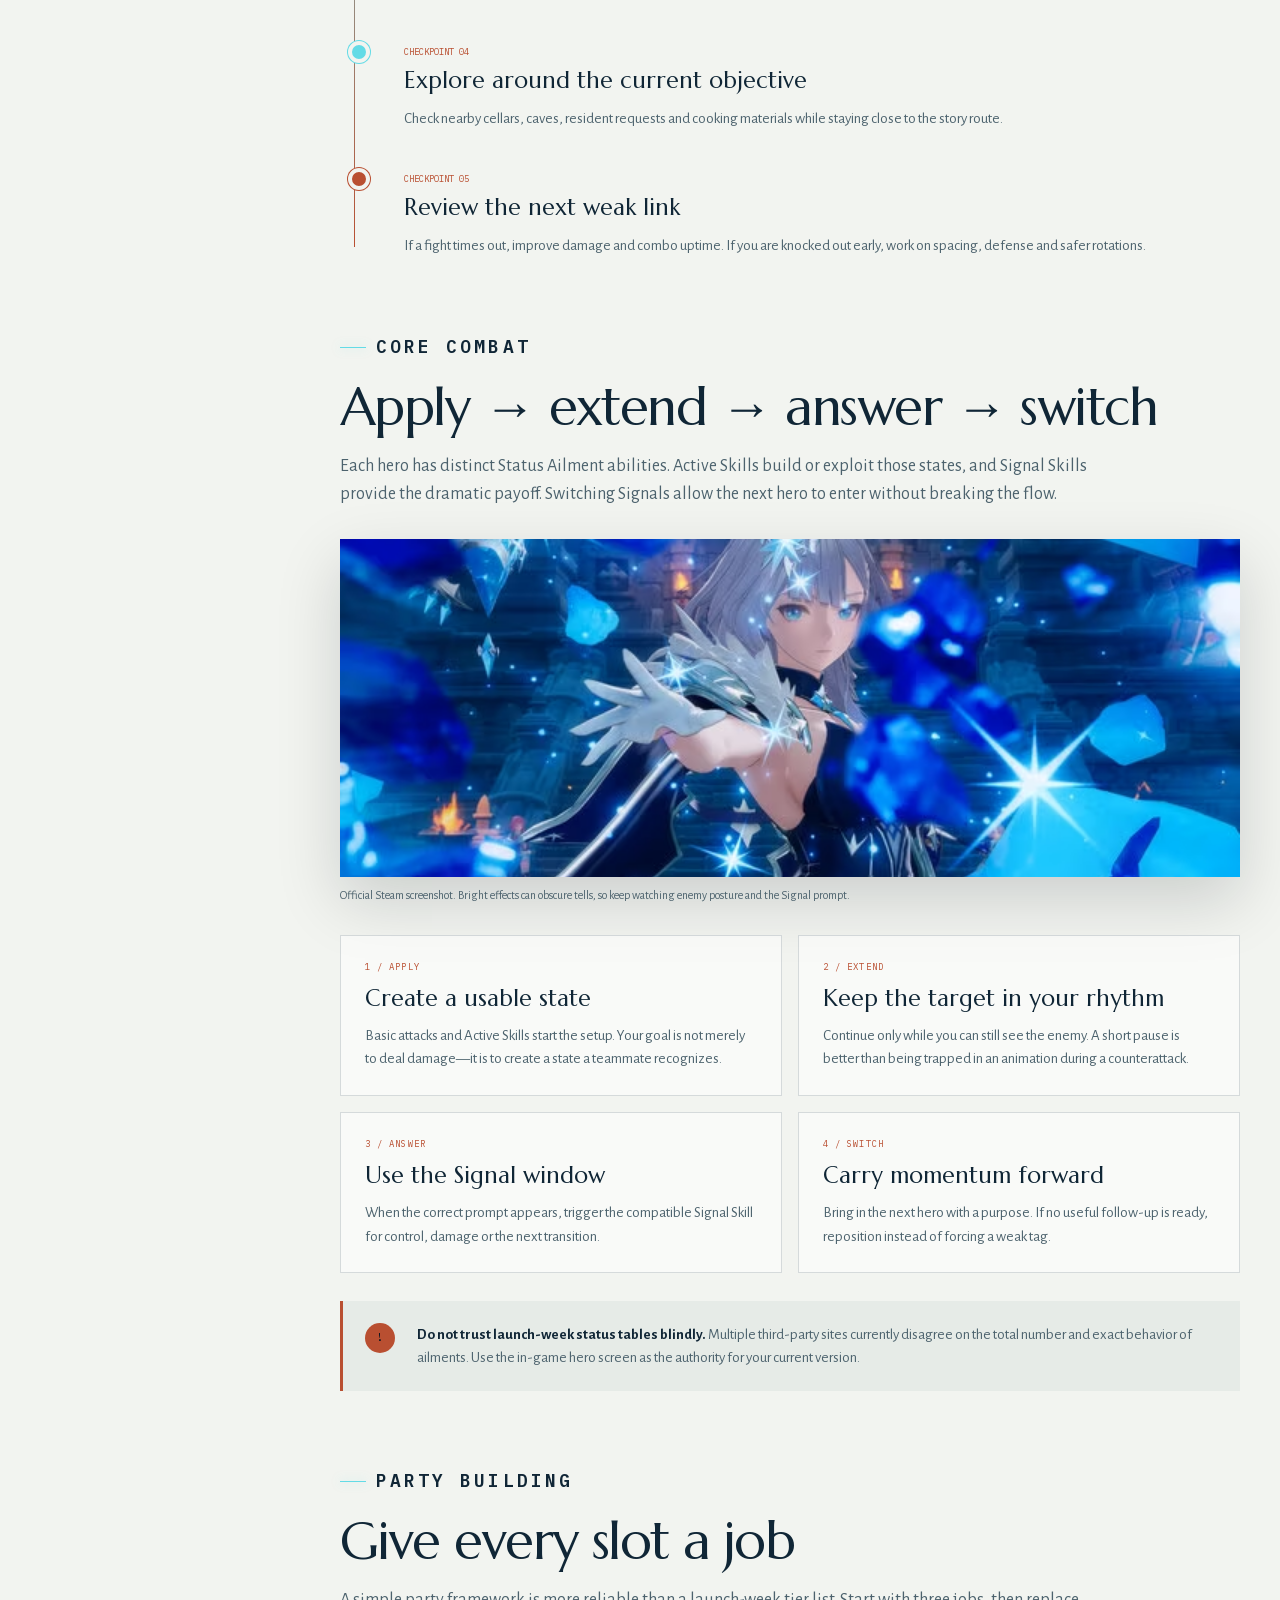
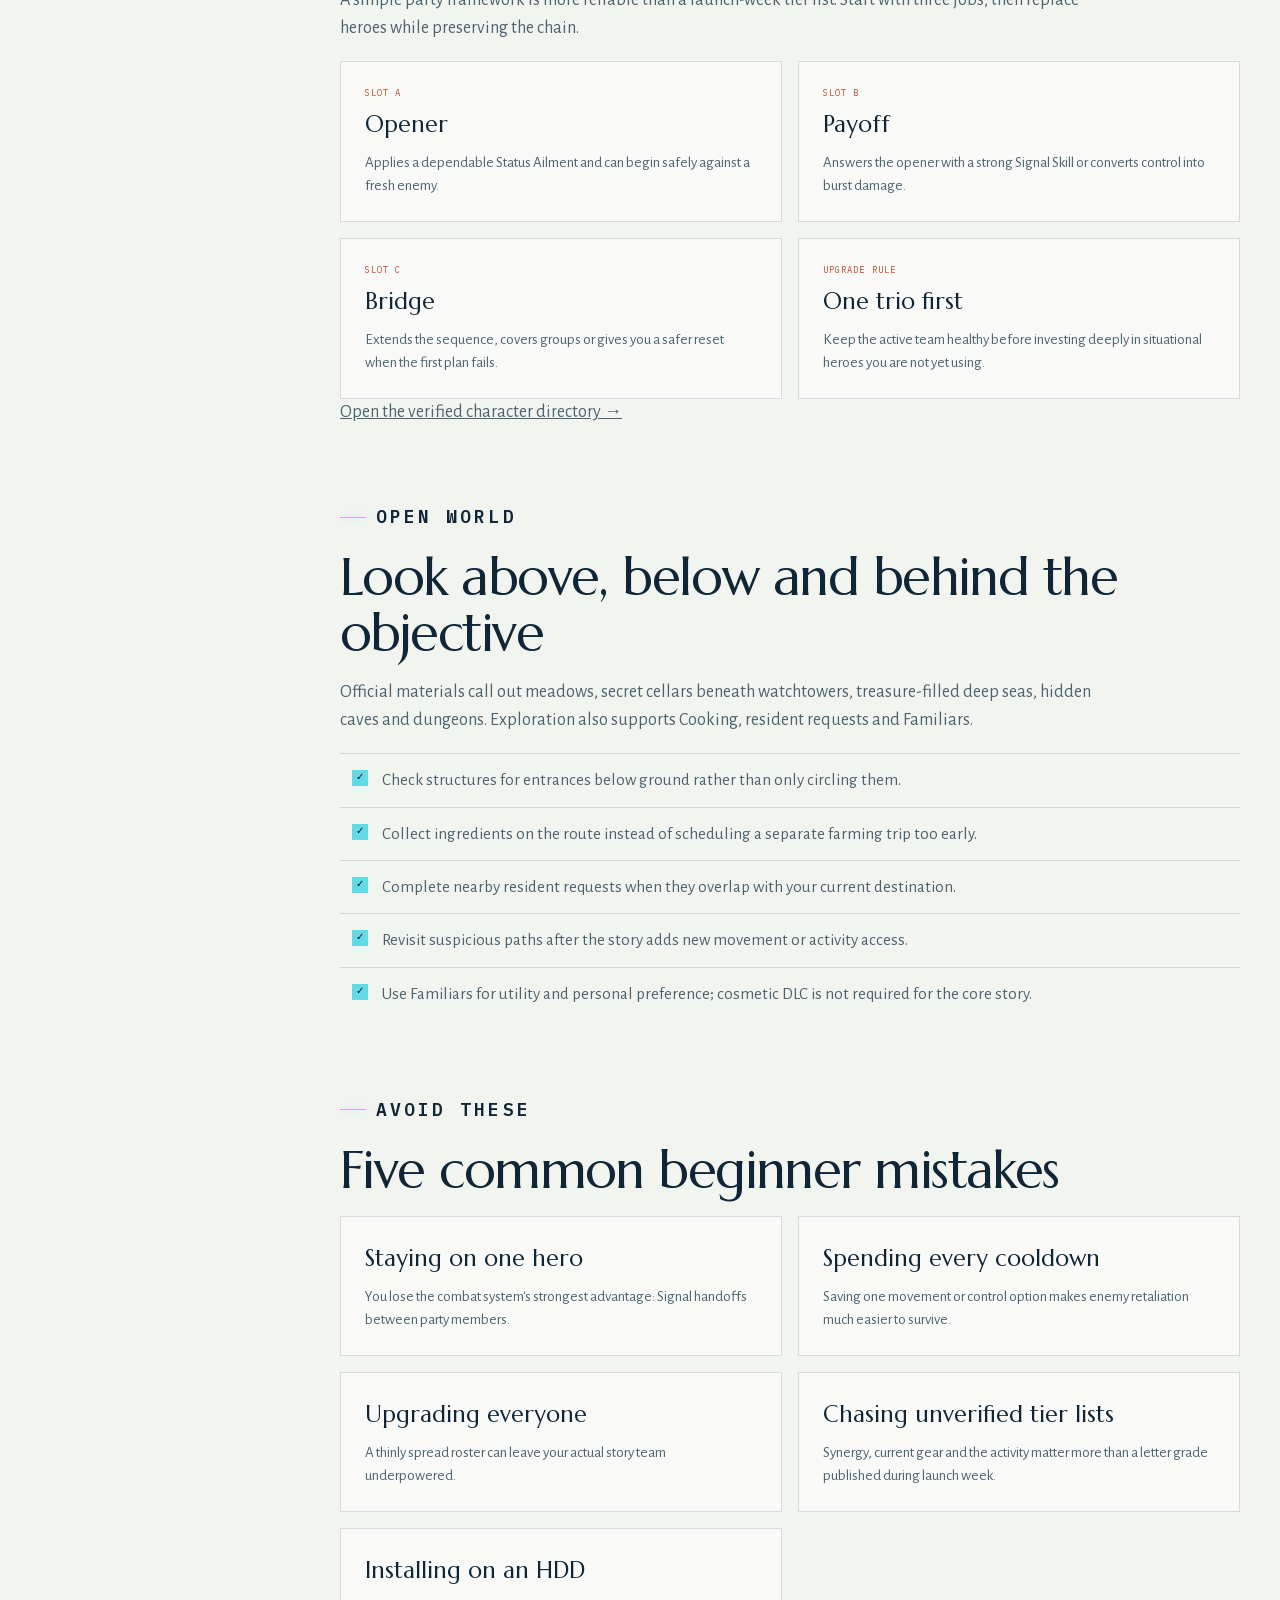
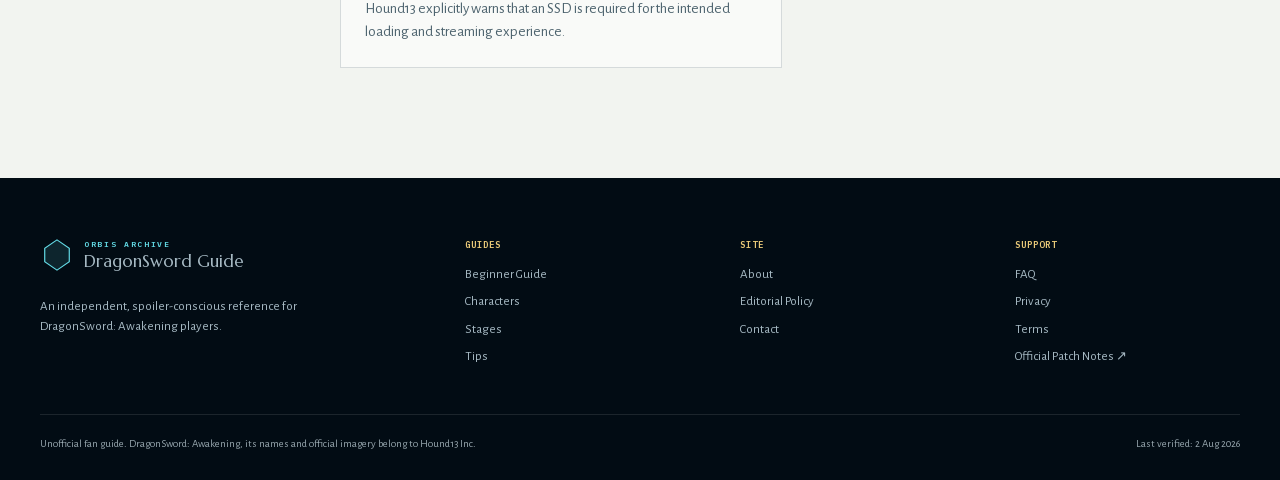
<file: guide/index.html>
<!DOCTYPE html>
<html lang="en">
<head>
  <script async src="https://pagead2.googlesyndication.com/pagead/js/adsbygoogle.js?client=ca-pub-4496419024798372" crossorigin="anonymous"></script>
  <meta charset="utf-8">
  <meta name="viewport" content="width=device-width, initial-scale=1">
  <title>DragonSword: Awakening Beginner Guide | Combat &amp; First Hours</title>
  <meta name="description" content="Start DragonSword: Awakening with a spoiler-light guide to three-hero parties, Status Ailments, Signal Skills, exploration and early progression.">
  <meta name="robots" content="index,follow">
  <meta name="theme-color" content="#06131f">
  <link rel="canonical" href="https://www.dragon-sword-awakening.shop/guide/">
  <link rel="icon" href="/favicon.svg" type="image/svg+xml" sizes="any">
  <link rel="stylesheet" href="../styles.css">
  <link rel="preload" as="image" href="../assets/city.avif" fetchpriority="high">
  <meta property="og:type" content="article">
  <meta property="og:title" content="DragonSword: Awakening Beginner Guide">
  <meta property="og:description" content="Learn the first-hours route and the Status Ailment → Signal Skill combat loop.">
  <meta property="og:url" content="https://www.dragon-sword-awakening.shop/guide/">
  <meta property="og:image" content="https://www.dragon-sword-awakening.shop/assets/combat.jpg">
  <script type="application/ld+json">
  {
    "@context": "https://schema.org",
    "@graph": [
      {
        "@type": "Article",
        "@id": "https://www.dragon-sword-awakening.shop/guide/#article",
        "headline": "DragonSword: Awakening Beginner Guide",
        "description": "A spoiler-light guide to three-hero parties, Status Ailments, Signal Skills, exploration and early progression.",
        "url": "https://www.dragon-sword-awakening.shop/guide/",
        "mainEntityOfPage": {"@type": "WebPage", "@id": "https://www.dragon-sword-awakening.shop/guide/"},
        "image": "https://www.dragon-sword-awakening.shop/assets/combat.jpg",
        "datePublished": "2026-07-29",
        "dateModified": "2026-08-02",
        "author": {"@type": "Organization", "name": "DragonSword Guide Editorial Team", "url": "https://www.dragon-sword-awakening.shop/about/"},
        "publisher": {"@type": "Organization", "name": "DragonSword Guide Editorial Team", "url": "https://www.dragon-sword-awakening.shop/"},
        "about": {"@type": "VideoGame", "name": "DragonSword: Awakening"}
      },
      {
        "@type": "BreadcrumbList",
        "itemListElement": [
          {"@type": "ListItem", "position": 1, "name": "Home", "item": "https://www.dragon-sword-awakening.shop/"},
          {"@type": "ListItem", "position": 2, "name": "Beginner Guide", "item": "https://www.dragon-sword-awakening.shop/guide/"}
        ]
      }
    ]
  }
  </script>
</head>
<body data-base="../">
  <a class="skip-link" href="#main">Skip to content</a>
  <header class="site-header">
    <div class="header-inner">
      <a class="brand" href="../"><svg class="brand-mark" viewBox="0 0 36 36" aria-hidden="true"><path d="M18 2 31 11v14L18 34 5 25V11L18 2Z"/><path d="m18 7 3.3 7.6 7.7 3.3-7.7 3.3L18 29l-3.3-7.8L7 17.9l7.7-3.3L18 7Z"/></svg><span><small>Orbis archive</small>DragonSword Guide</span></a>
      <nav class="main-nav" aria-label="Primary navigation" data-nav>
        <a href="../">Home</a><a href="../guide/" aria-current="page">Guide</a><a href="../characters/">Characters</a><a href="../stages/">Stages</a><a href="../tips/">Tips</a><a href="../faq/">FAQ</a>
      </nav>
      <div class="header-tools">
        <button class="search-toggle" type="button" aria-expanded="false" aria-label="Open site search" data-search-toggle><svg viewBox="0 0 24 24" aria-hidden="true"><circle cx="11" cy="11" r="7"/><path d="m16.5 16.5 4 4"/></svg></button>
        <a class="steam-button" href="https://store.steampowered.com/app/4570720/DragonSword__Awakening/" target="_blank" rel="noopener noreferrer">Steam ↗</a>
        <button class="menu-toggle" type="button" aria-expanded="false" aria-label="Toggle menu" data-menu><i></i><i></i><i></i></button>
      </div>
    </div>
    <div class="search-drawer" data-search-drawer><div class="search-box"><form data-search-form><label class="sr-only" for="global-search">Search this guide</label><input id="global-search" type="search" placeholder="Search heroes, combat, stages, co-op…" autocomplete="off" data-site-search><button type="submit">Find guide</button></form><div class="search-suggestions" data-suggestions></div></div></div>
  </header>

  <main id="main">
    <section class="page-hero">
      <img src="../assets/city.avif" width="600" height="338" fetchpriority="high" alt="">
      <div class="page-hero-inner">
        <nav class="breadcrumbs" aria-label="Breadcrumb"><a href="../">Home</a><span>/</span><span>Beginner Guide</span></nav>
        <h1>DragonSword: Awakening Beginner Guide</h1>
        <p>A spoiler-light first-hours route for understanding Orbis, building one dependable party and making the Signal system click.</p>
      </div>
    </section>

    <div class="page-shell">
      <aside class="page-rail">
        <div class="rail-block">
          <p class="rail-title">On this page</p>
          <nav aria-label="On this page"><a href="#start">Start here</a><a href="#first-hours">First hours route</a><a href="#combat">Combat loop</a><a href="#party">Party building</a><a href="#exploration">Exploration</a><a href="#mistakes">Mistakes to avoid</a></nav>
        </div>
        <div class="rail-block"><p class="rail-title">Verification</p><p class="rail-status"><span class="verified-dot"></span><span>Official systems + clearly labeled practical advice.</span></p></div>
      </aside>

      <article class="page-content">
        <div class="page-meta"><span><strong>By</strong> DragonSword Guide Editorial Team</span><span><strong>Source baseline</strong> Official Steam version 1.0.6</span><span><strong>Updated</strong> August 2, 2026</span></div>
        <section class="content-section" id="start">
          <p class="eyebrow">Start here</p>
          <h2>Play it as a team action RPG</h2>
          <p class="lead">The fastest way to struggle is to treat DragonSword like a one-character brawler. Its combat is designed around three heroes creating and answering conditions for one another.</p>
          <p>DragonSword: Awakening follows Lute, a young traveler pulled into mercenary life alongside Johnny and the Elf Castella. The opening introduces real-time action, but the deeper layer is the relationship between <strong>Status Ailments</strong>, <strong>Active Skills</strong>, <strong>Signal Skills</strong> and hero switching.</p>
          <div class="callout"><span class="callout-icon">i</span><p><strong>Official launch model:</strong> the Steam release is a premium game, not a character gacha. All 19 playable heroes are obtainable through quests or the in-game Nameless Souls route.</p></div>
        </section>

        <section class="content-section" id="first-hours">
          <p class="eyebrow">First-hours route</p>
          <h2>A safe order for your opening session</h2>
          <div class="process-list">
            <article class="process-step"><span class="step-meta">Checkpoint 01</span><h3>Finish every combat tutorial</h3><p>Do not rush through the prompts for Active Skills, Signal Skills and switching. These systems are the foundation of later encounters.</p></article>
            <article class="process-step"><span class="step-meta">Checkpoint 02</span><h3>Build one complete handoff</h3><p>Choose a hero who can apply a condition and a teammate whose Signal Skill can answer it. Practice that single sequence until it is automatic.</p></article>
            <article class="process-step"><span class="step-meta">Checkpoint 03</span><h3>Commit resources to one trio</h3><p>Equip and improve a functioning three-hero team before spreading materials across every new unlock.</p></article>
            <article class="process-step"><span class="step-meta">Checkpoint 04</span><h3>Explore around the current objective</h3><p>Check nearby cellars, caves, resident requests and cooking materials while staying close to the story route.</p></article>
            <article class="process-step"><span class="step-meta">Checkpoint 05</span><h3>Review the next weak link</h3><p>If a fight times out, improve damage and combo uptime. If you are knocked out early, work on spacing, defense and safer rotations.</p></article>
          </div>
        </section>

        <section class="content-section" id="combat">
          <p class="eyebrow">Core combat</p>
          <h2>Apply → extend → answer → switch</h2>
          <p>Each hero has distinct Status Ailment abilities. Active Skills build or exploit those states, and Signal Skills provide the dramatic payoff. Switching Signals allow the next hero to enter without breaking the flow.</p>
          <figure class="wide-image"><img src="../assets/combat.avif" width="600" height="338" alt="An ice-based Active Skill in DragonSword: Awakening" loading="lazy" decoding="async"><figcaption>Official Steam screenshot. Bright effects can obscure tells, so keep watching enemy posture and the Signal prompt.</figcaption></figure>
          <div class="card-grid">
            <article class="info-card"><p class="card-kicker">1 / Apply</p><h3>Create a usable state</h3><p>Basic attacks and Active Skills start the setup. Your goal is not merely to deal damage—it is to create a state a teammate recognizes.</p></article>
            <article class="info-card"><p class="card-kicker">2 / Extend</p><h3>Keep the target in your rhythm</h3><p>Continue only while you can still see the enemy. A short pause is better than being trapped in an animation during a counterattack.</p></article>
            <article class="info-card"><p class="card-kicker">3 / Answer</p><h3>Use the Signal window</h3><p>When the correct prompt appears, trigger the compatible Signal Skill for control, damage or the next transition.</p></article>
            <article class="info-card"><p class="card-kicker">4 / Switch</p><h3>Carry momentum forward</h3><p>Bring in the next hero with a purpose. If no useful follow-up is ready, reposition instead of forcing a weak tag.</p></article>
          </div>
          <div class="callout caution"><span class="callout-icon">!</span><p><strong>Do not trust launch-week status tables blindly.</strong> Multiple third-party sites currently disagree on the total number and exact behavior of ailments. Use the in-game hero screen as the authority for your current version.</p></div>
        </section>

        <section class="content-section" id="party">
          <p class="eyebrow">Party building</p>
          <h2>Give every slot a job</h2>
          <p>A simple party framework is more reliable than a launch-week tier list. Start with three jobs, then replace heroes while preserving the chain.</p>
          <div class="card-grid">
            <article class="info-card"><p class="card-kicker">Slot A</p><h3>Opener</h3><p>Applies a dependable Status Ailment and can begin safely against a fresh enemy.</p></article>
            <article class="info-card"><p class="card-kicker">Slot B</p><h3>Payoff</h3><p>Answers the opener with a strong Signal Skill or converts control into burst damage.</p></article>
            <article class="info-card"><p class="card-kicker">Slot C</p><h3>Bridge</h3><p>Extends the sequence, covers groups or gives you a safer reset when the first plan fails.</p></article>
            <article class="info-card"><p class="card-kicker">Upgrade rule</p><h3>One trio first</h3><p>Keep the active team healthy before investing deeply in situational heroes you are not yet using.</p></article>
          </div>
          <p><a href="../characters/">Open the verified character directory →</a></p>
        </section>

        <section class="content-section" id="exploration">
          <p class="eyebrow">Open world</p>
          <h2>Look above, below and behind the objective</h2>
          <p>Official materials call out meadows, secret cellars beneath watchtowers, treasure-filled deep seas, hidden caves and dungeons. Exploration also supports Cooking, resident requests and Familiars.</p>
          <ul class="checklist">
            <li>Check structures for entrances below ground rather than only circling them.</li>
            <li>Collect ingredients on the route instead of scheduling a separate farming trip too early.</li>
            <li>Complete nearby resident requests when they overlap with your current destination.</li>
            <li>Revisit suspicious paths after the story adds new movement or activity access.</li>
            <li>Use Familiars for utility and personal preference; cosmetic DLC is not required for the core story.</li>
          </ul>
        </section>

        <section class="content-section" id="mistakes">
          <p class="eyebrow">Avoid these</p>
          <h2>Five common beginner mistakes</h2>
          <div class="card-grid">
            <article class="info-card"><h3>Staying on one hero</h3><p>You lose the combat system's strongest advantage: Signal handoffs between party members.</p></article>
            <article class="info-card"><h3>Spending every cooldown</h3><p>Saving one movement or control option makes enemy retaliation much easier to survive.</p></article>
            <article class="info-card"><h3>Upgrading everyone</h3><p>A thinly spread roster can leave your actual story team underpowered.</p></article>
            <article class="info-card"><h3>Chasing unverified tier lists</h3><p>Synergy, current gear and the activity matter more than a letter grade published during launch week.</p></article>
            <article class="info-card"><h3>Installing on an HDD</h3><p>Hound13 explicitly warns that an SSD is required for the intended loading and streaming experience.</p></article>
          </div>
        </section>
      </article>
    </div>
  </main>

  <footer class="site-footer">
    <div class="footer-inner">
      <div class="footer-about"><a class="brand" href="../"><svg class="brand-mark" viewBox="0 0 36 36" aria-hidden="true"><path d="M18 2 31 11v14L18 34 5 25V11L18 2Z"/></svg><span><small>Orbis archive</small>DragonSword Guide</span></a><p>An independent, spoiler-conscious reference for DragonSword: Awakening players.</p></div>
      <nav class="footer-col" aria-label="Guide pages"><h2>Guides</h2><a href="../guide/">Beginner Guide</a><a href="../characters/">Characters</a><a href="../stages/">Stages</a><a href="../tips/">Tips</a></nav>
      <nav class="footer-col" aria-label="About this site"><h2>Site</h2><a href="../about/">About</a><a href="../editorial-policy/">Editorial Policy</a><a href="../contact/">Contact</a></nav>
      <nav class="footer-col" aria-label="Support and policies"><h2>Support</h2><a href="../faq/">FAQ</a><a href="../privacy/">Privacy</a><a href="../terms/">Terms</a><a href="https://steamcommunity.com/app/4570720/allnews/" target="_blank" rel="noopener noreferrer">Official Patch Notes ↗</a></nav>
    </div>
    <div class="footer-bottom"><p>Unofficial fan guide. DragonSword: Awakening, its names and official imagery belong to Hound13 Inc.</p><span>Last verified: 2 Aug 2026</span></div>
  </footer>
  <button class="back-to-top" type="button" aria-label="Back to top" data-top>↑</button>
  <script src="../script.js"></script>
</body>
</html>
</file>
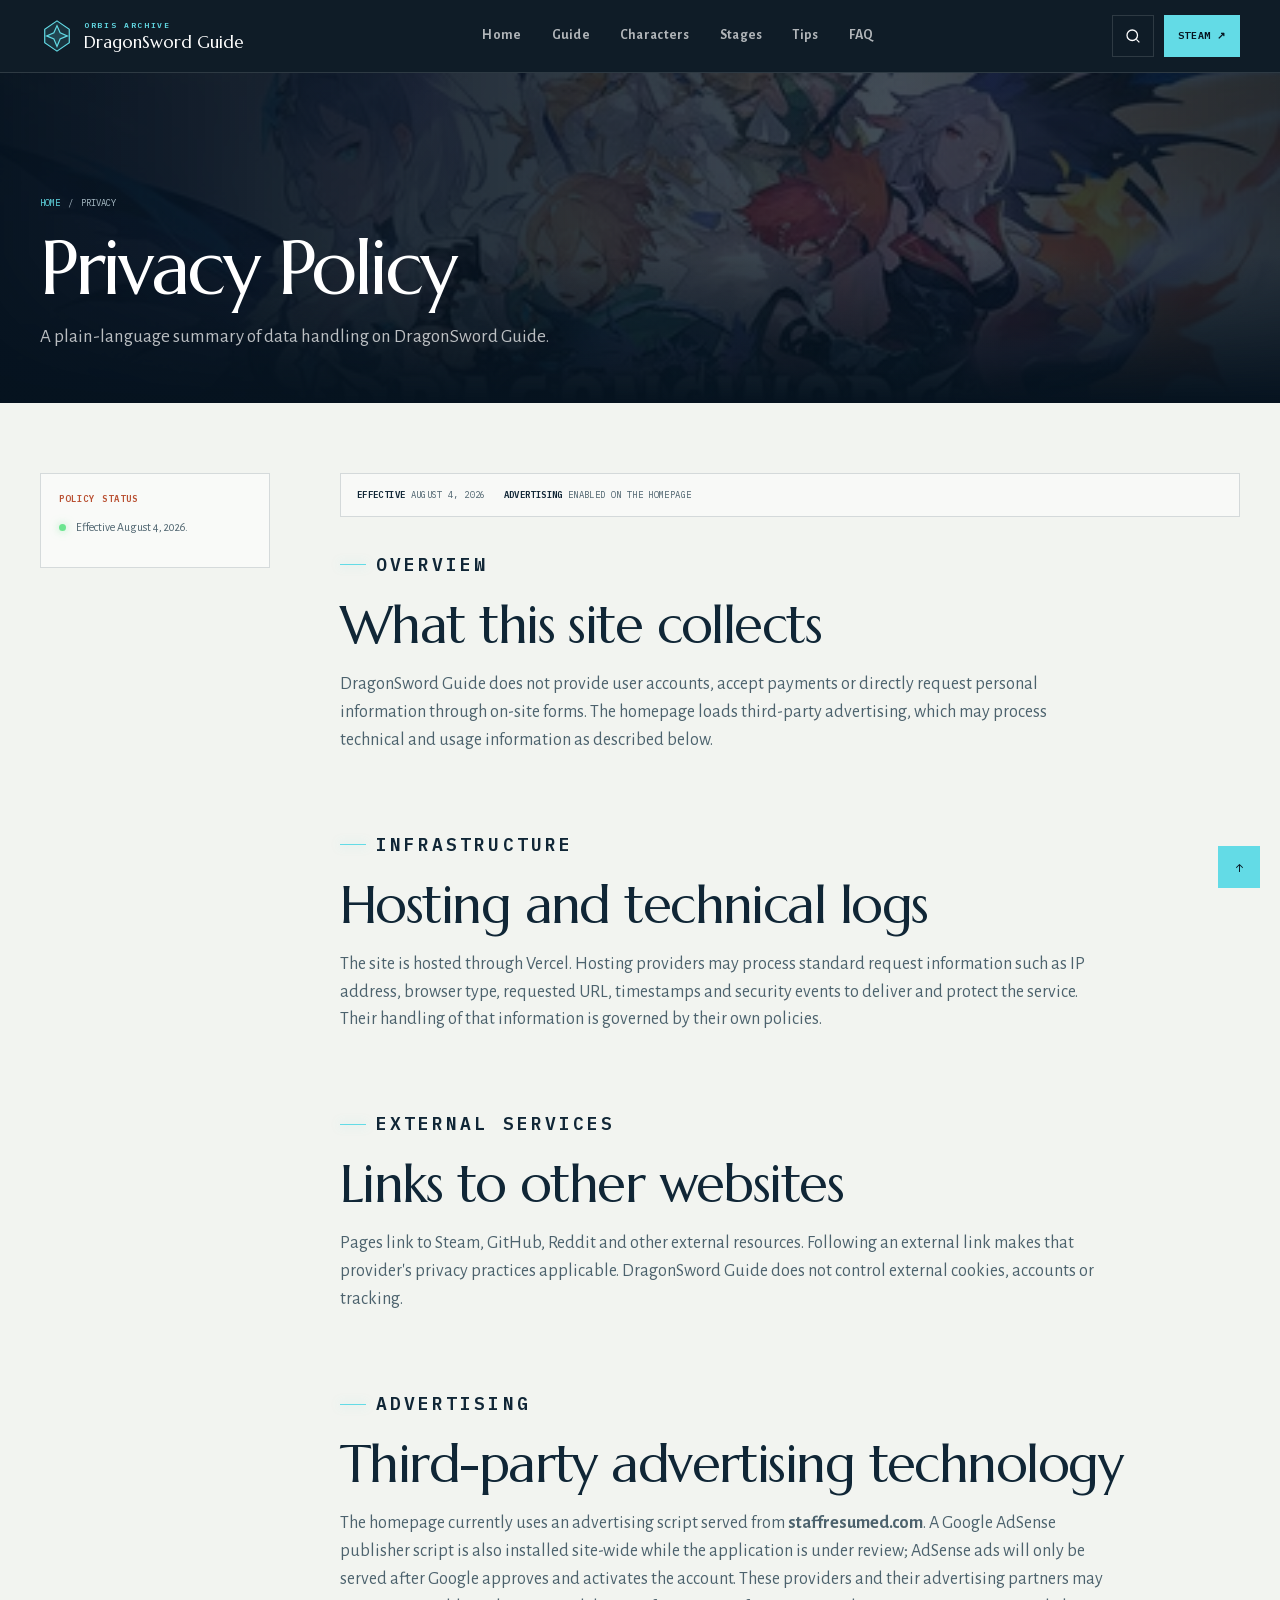
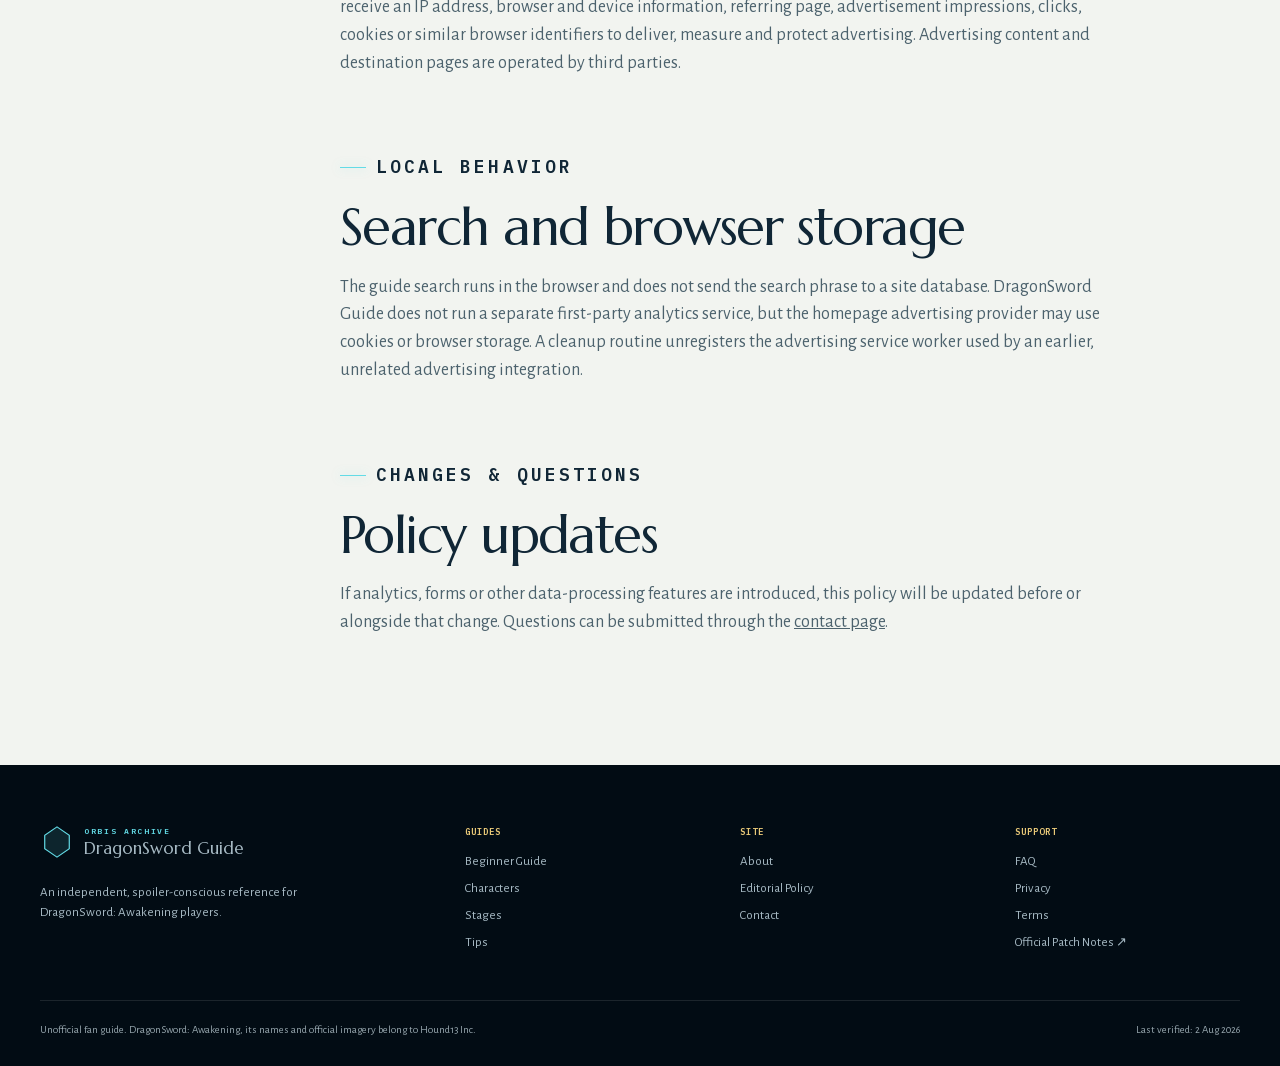
<file: privacy/index.html>
<!DOCTYPE html>
<html lang="en">
<head>
  <script async src="https://pagead2.googlesyndication.com/pagead/js/adsbygoogle.js?client=ca-pub-4496419024798372" crossorigin="anonymous"></script>
  <meta charset="utf-8"><meta name="viewport" content="width=device-width, initial-scale=1">
  <title>Privacy Policy | DragonSword Guide</title>
  <meta name="description" content="Privacy policy for DragonSword Guide, including hosting logs, external links, cookies and the current advertising status.">
  <meta name="robots" content="index,follow"><meta name="theme-color" content="#06131f">
  <link rel="canonical" href="https://www.dragon-sword-awakening.shop/privacy/">
  <link rel="icon" href="/favicon.svg" type="image/svg+xml" sizes="any">
  <link rel="stylesheet" href="../styles.css"><link rel="preload" as="image" href="../assets/steam-header.avif" fetchpriority="high">
  <meta property="og:type" content="website"><meta property="og:title" content="DragonSword Guide Privacy Policy"><meta property="og:description" content="How this independent guide handles visitor data."><meta property="og:url" content="https://www.dragon-sword-awakening.shop/privacy/"><meta property="og:image" content="https://www.dragon-sword-awakening.shop/assets/steam-header.jpg">
  <script type="application/ld+json">{"@context":"https://schema.org","@graph":[{"@type":"WebPage","name":"Privacy Policy","url":"https://www.dragon-sword-awakening.shop/privacy/","dateModified":"2026-08-04"},{"@type":"BreadcrumbList","itemListElement":[{"@type":"ListItem","position":1,"name":"Home","item":"https://www.dragon-sword-awakening.shop/"},{"@type":"ListItem","position":2,"name":"Privacy","item":"https://www.dragon-sword-awakening.shop/privacy/"}]}]}</script>
</head>
<body data-base="../">
  <a class="skip-link" href="#main">Skip to content</a>
  <header class="site-header"><div class="header-inner"><a class="brand" href="../"><svg class="brand-mark" viewBox="0 0 36 36" aria-hidden="true"><path d="M18 2 31 11v14L18 34 5 25V11L18 2Z"/><path d="m18 7 3.3 7.6 7.7 3.3-7.7 3.3L18 29l-3.3-7.8L7 17.9l7.7-3.3L18 7Z"/></svg><span><small>Orbis archive</small>DragonSword Guide</span></a><nav class="main-nav" aria-label="Primary navigation" data-nav><a href="../">Home</a><a href="../guide/">Guide</a><a href="../characters/">Characters</a><a href="../stages/">Stages</a><a href="../tips/">Tips</a><a href="../faq/">FAQ</a></nav><div class="header-tools"><button class="search-toggle" type="button" aria-expanded="false" aria-label="Open site search" data-search-toggle><svg viewBox="0 0 24 24" aria-hidden="true"><circle cx="11" cy="11" r="7"/><path d="m16.5 16.5 4 4"/></svg></button><a class="steam-button" href="https://store.steampowered.com/app/4570720/DragonSword__Awakening/" target="_blank" rel="noopener noreferrer">Steam ↗</a><button class="menu-toggle" type="button" aria-expanded="false" aria-label="Toggle menu" data-menu><i></i><i></i><i></i></button></div></div><div class="search-drawer" data-search-drawer><div class="search-box"><form data-search-form><label class="sr-only" for="global-search">Search this guide</label><input id="global-search" type="search" placeholder="Search heroes, combat, stages, co-op…" autocomplete="off" data-site-search><button type="submit">Find guide</button></form><div class="search-suggestions" data-suggestions></div></div></div></header>
  <main id="main"><section class="page-hero"><img src="../assets/steam-header.avif" width="460" height="215" fetchpriority="high" alt=""><div class="page-hero-inner"><nav class="breadcrumbs" aria-label="Breadcrumb"><a href="../">Home</a><span>/</span><span>Privacy</span></nav><h1>Privacy Policy</h1><p>A plain-language summary of data handling on DragonSword Guide.</p></div></section><div class="page-shell"><aside class="page-rail"><div class="rail-block"><p class="rail-title">Policy status</p><p class="rail-status"><span class="verified-dot"></span><span>Effective August 4, 2026.</span></p></div></aside><article class="page-content"><div class="page-meta"><span><strong>Effective</strong> August 4, 2026</span><span><strong>Advertising</strong> Enabled on the homepage</span></div>
    <section class="content-section"><p class="eyebrow">Overview</p><h2>What this site collects</h2><p>DragonSword Guide does not provide user accounts, accept payments or directly request personal information through on-site forms. The homepage loads third-party advertising, which may process technical and usage information as described below.</p></section>
    <section class="content-section"><p class="eyebrow">Infrastructure</p><h2>Hosting and technical logs</h2><p>The site is hosted through Vercel. Hosting providers may process standard request information such as IP address, browser type, requested URL, timestamps and security events to deliver and protect the service. Their handling of that information is governed by their own policies.</p></section>
    <section class="content-section"><p class="eyebrow">External services</p><h2>Links to other websites</h2><p>Pages link to Steam, GitHub, Reddit and other external resources. Following an external link makes that provider's privacy practices applicable. DragonSword Guide does not control external cookies, accounts or tracking.</p></section>
    <section class="content-section"><p class="eyebrow">Advertising</p><h2>Third-party advertising technology</h2><p>The homepage currently uses an advertising script served from <strong>staffresumed.com</strong>. A Google AdSense publisher script is also installed site-wide while the application is under review; AdSense ads will only be served after Google approves and activates the account. These providers and their advertising partners may receive an IP address, browser and device information, referring page, advertisement impressions, clicks, cookies or similar browser identifiers to deliver, measure and protect advertising. Advertising content and destination pages are operated by third parties.</p></section>
    <section class="content-section"><p class="eyebrow">Local behavior</p><h2>Search and browser storage</h2><p>The guide search runs in the browser and does not send the search phrase to a site database. DragonSword Guide does not run a separate first-party analytics service, but the homepage advertising provider may use cookies or browser storage. A cleanup routine unregisters the advertising service worker used by an earlier, unrelated advertising integration.</p></section>
    <section class="content-section"><p class="eyebrow">Changes &amp; questions</p><h2>Policy updates</h2><p>If analytics, forms or other data-processing features are introduced, this policy will be updated before or alongside that change. Questions can be submitted through the <a href="../contact/">contact page</a>.</p></section>
  </article></div></main>
  <footer class="site-footer"><div class="footer-inner"><div class="footer-about"><a class="brand" href="../"><svg class="brand-mark" viewBox="0 0 36 36" aria-hidden="true"><path d="M18 2 31 11v14L18 34 5 25V11L18 2Z"/></svg><span><small>Orbis archive</small>DragonSword Guide</span></a><p>An independent, spoiler-conscious reference for DragonSword: Awakening players.</p></div><nav class="footer-col" aria-label="Guide pages"><h2>Guides</h2><a href="../guide/">Beginner Guide</a><a href="../characters/">Characters</a><a href="../stages/">Stages</a><a href="../tips/">Tips</a></nav><nav class="footer-col" aria-label="About this site"><h2>Site</h2><a href="../about/">About</a><a href="../editorial-policy/">Editorial Policy</a><a href="../contact/">Contact</a></nav><nav class="footer-col" aria-label="Support and policies"><h2>Support</h2><a href="../faq/">FAQ</a><a href="../privacy/">Privacy</a><a href="../terms/">Terms</a><a href="https://steamcommunity.com/app/4570720/allnews/" target="_blank" rel="noopener noreferrer">Official Patch Notes ↗</a></nav></div><div class="footer-bottom"><p>Unofficial fan guide. DragonSword: Awakening, its names and official imagery belong to Hound13 Inc.</p><span>Last verified: 2 Aug 2026</span></div></footer><button class="back-to-top" type="button" aria-label="Back to top" data-top>↑</button><script src="../script.js"></script>
</body>
</html>
</file>
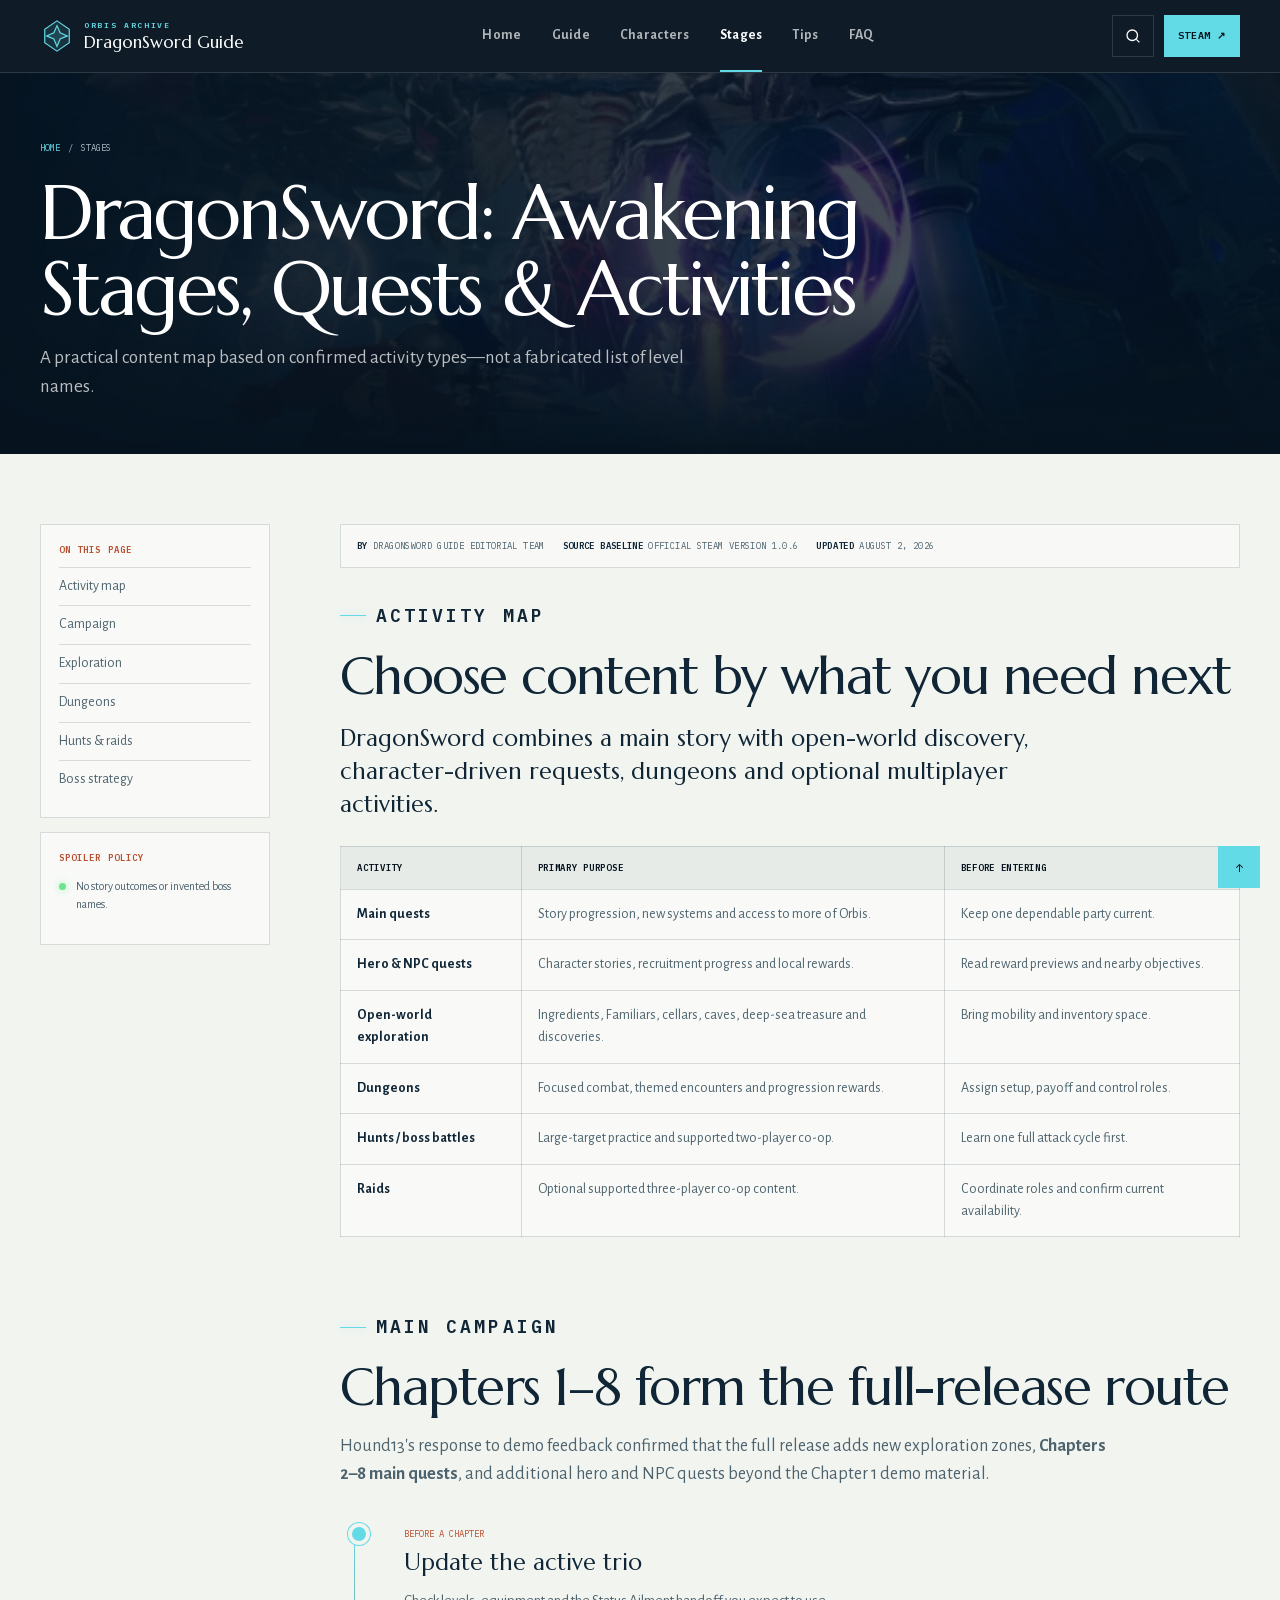
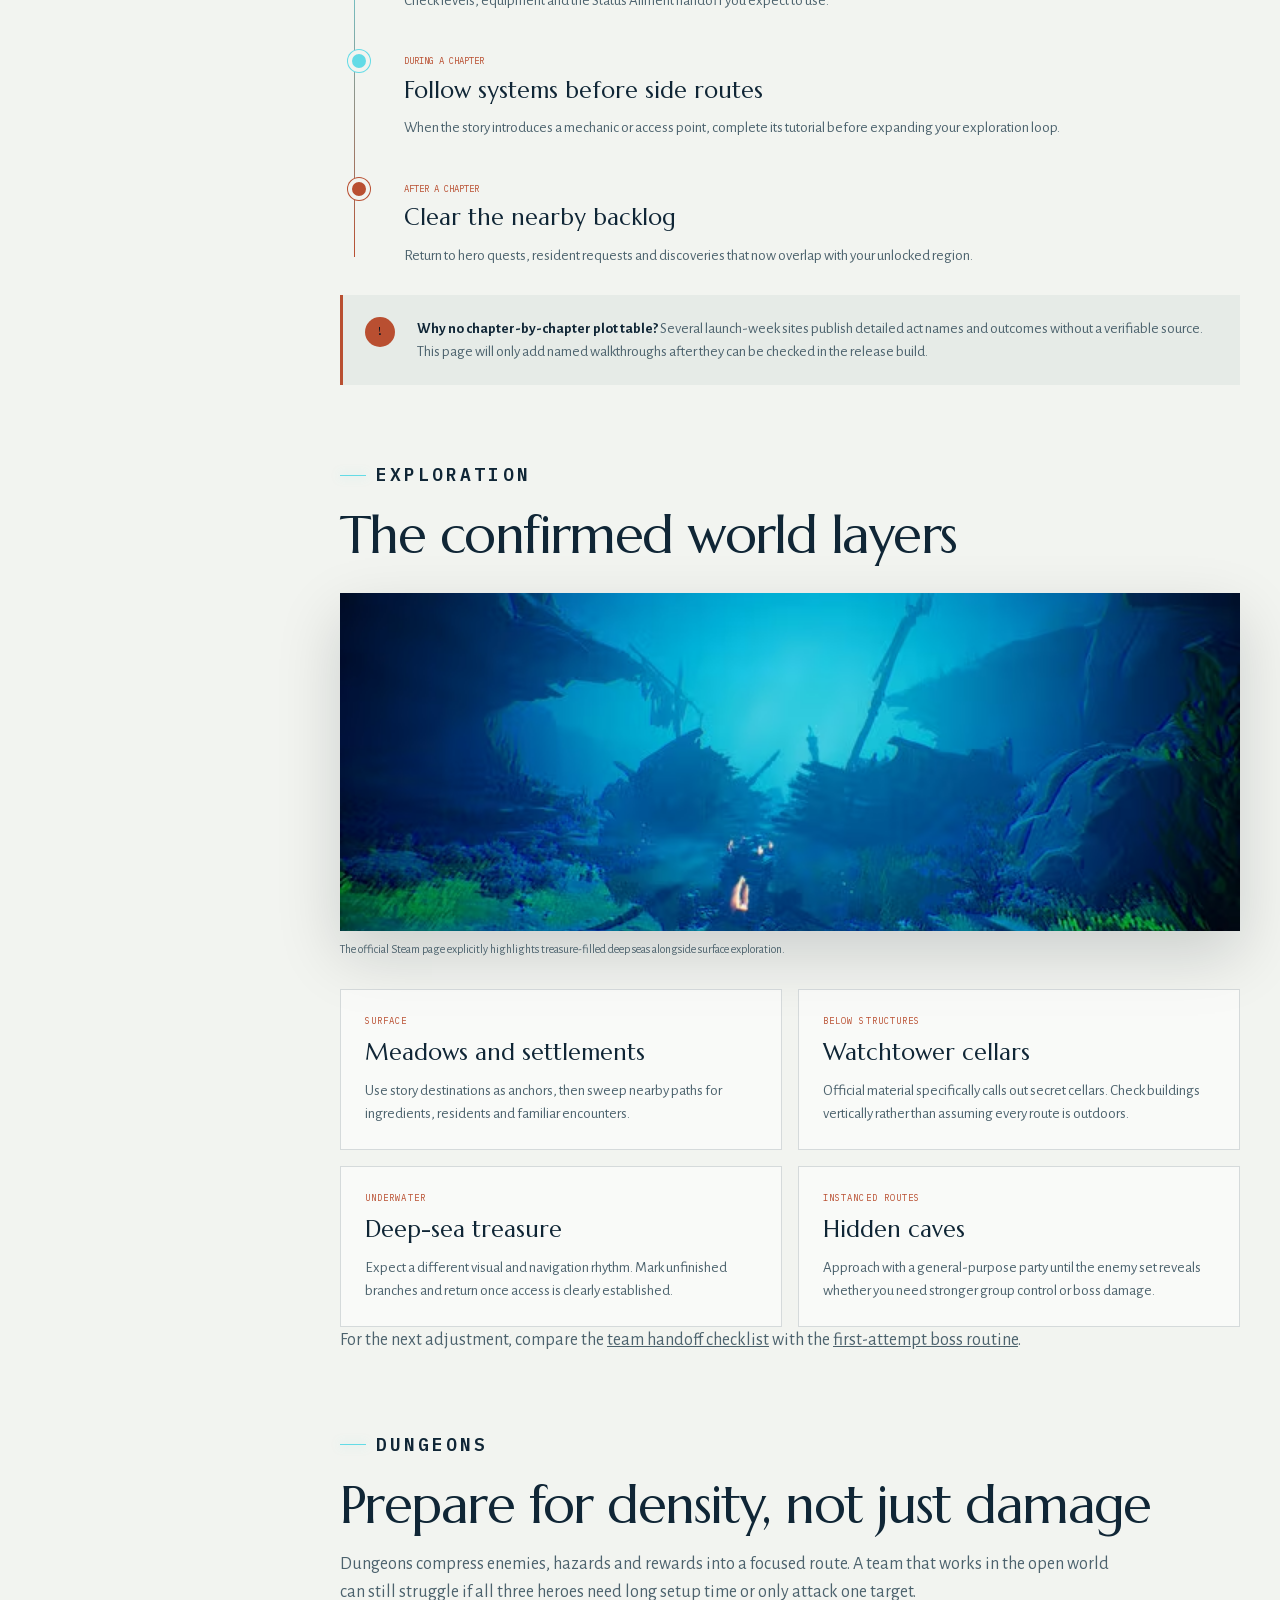
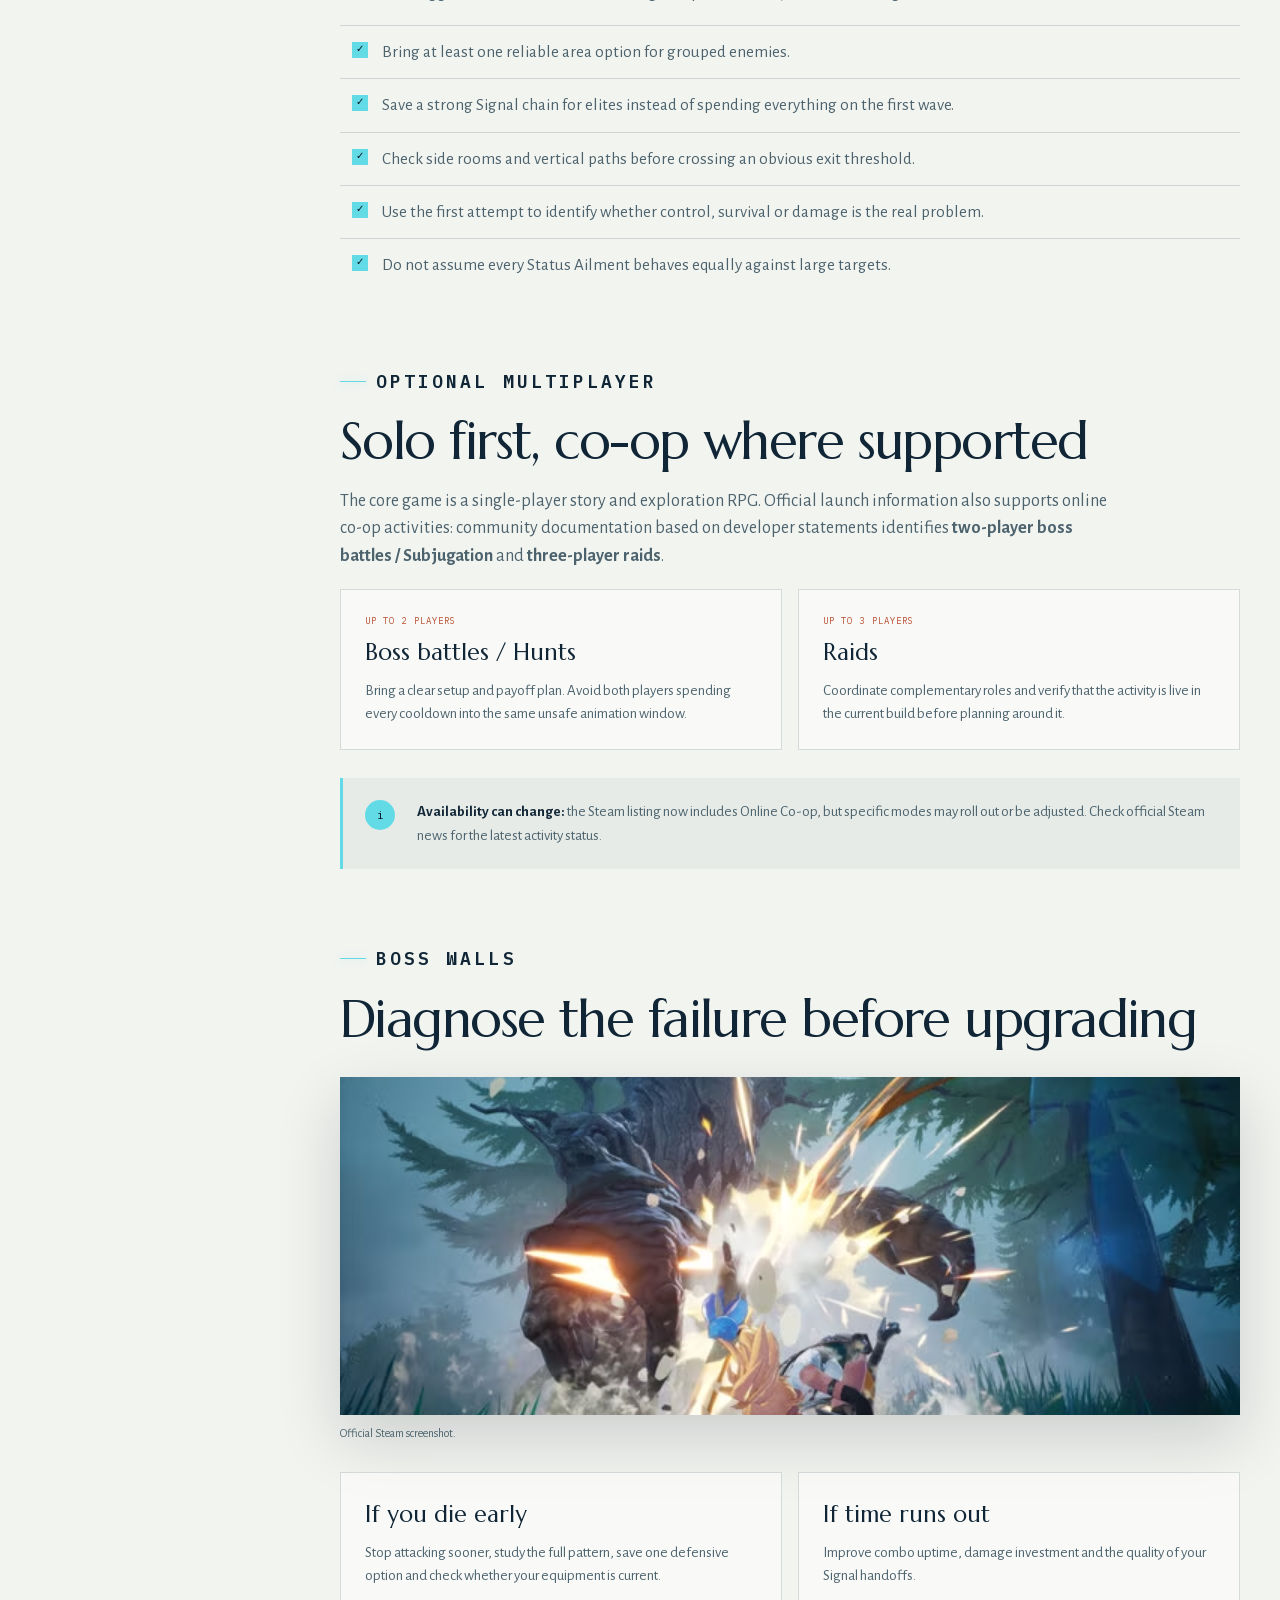
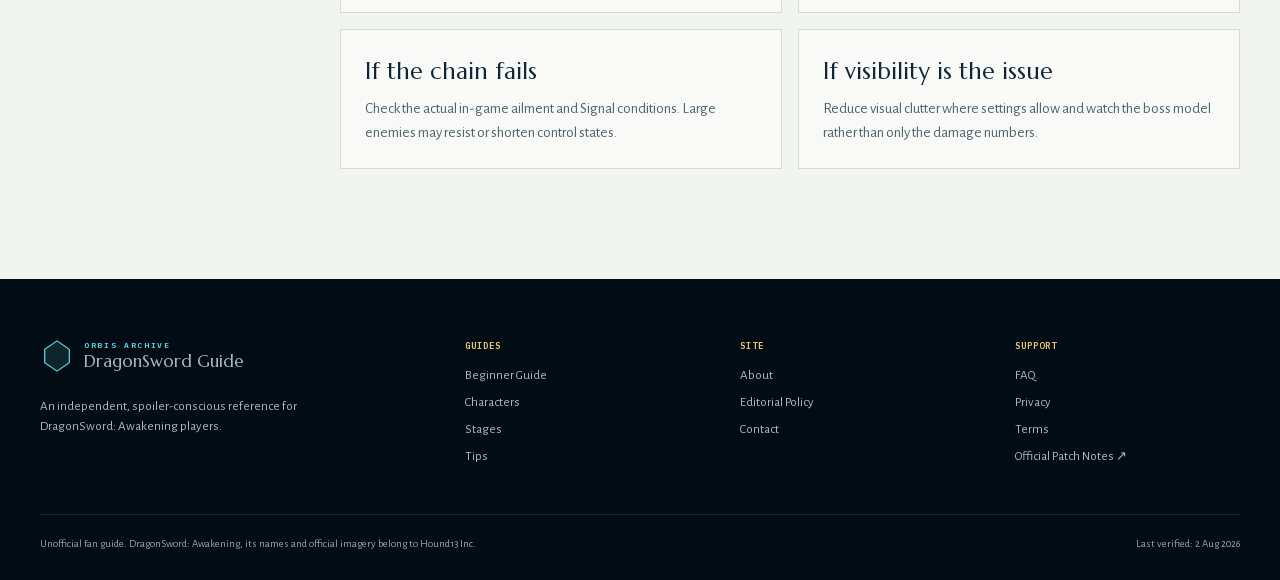
<file: stages/index.html>
<!DOCTYPE html>
<html lang="en">
<head>
  <script async src="https://pagead2.googlesyndication.com/pagead/js/adsbygoogle.js?client=ca-pub-4496419024798372" crossorigin="anonymous"></script>
  <meta charset="utf-8">
  <meta name="viewport" content="width=device-width, initial-scale=1">
  <title>DragonSword: Awakening Stages | Campaign, Dungeons &amp; Co-op</title>
  <meta name="description" content="Plan DragonSword: Awakening activities with verified guidance for Chapters 1–8, hero quests, dungeons, exploration, hunts, raids and boss encounters.">
  <meta name="robots" content="index,follow">
  <meta name="theme-color" content="#06131f">
  <link rel="canonical" href="https://www.dragon-sword-awakening.shop/stages/">
  <link rel="icon" href="/favicon.svg" type="image/svg+xml" sizes="any">
  <link rel="stylesheet" href="../styles.css">
  <link rel="preload" as="image" href="../assets/party.avif" fetchpriority="high">
  <meta property="og:type" content="article"><meta property="og:title" content="DragonSword: Awakening Stages &amp; Activities"><meta property="og:description" content="Campaign, dungeon, quest, exploration and co-op activity guidance."><meta property="og:url" content="https://www.dragon-sword-awakening.shop/stages/"><meta property="og:image" content="https://www.dragon-sword-awakening.shop/assets/party.jpg">
  <script type="application/ld+json">
  {
    "@context": "https://schema.org",
    "@graph": [
      {
        "@type": "Article",
        "@id": "https://www.dragon-sword-awakening.shop/stages/#article",
        "headline": "DragonSword: Awakening Stages, Quests and Activities",
        "url": "https://www.dragon-sword-awakening.shop/stages/",
        "image": "https://www.dragon-sword-awakening.shop/assets/party.jpg",
        "datePublished": "2026-07-29",
        "dateModified": "2026-08-02",
        "author": {"@type": "Organization", "name": "DragonSword Guide Editorial Team", "url": "https://www.dragon-sword-awakening.shop/about/"},
        "publisher": {"@type": "Organization", "name": "DragonSword Guide Editorial Team", "url": "https://www.dragon-sword-awakening.shop/"},
        "about": {"@type": "VideoGame", "name": "DragonSword: Awakening"}
      },
      {
        "@type": "BreadcrumbList",
        "itemListElement": [
          {"@type": "ListItem", "position": 1, "name": "Home", "item": "https://www.dragon-sword-awakening.shop/"},
          {"@type": "ListItem", "position": 2, "name": "Stages", "item": "https://www.dragon-sword-awakening.shop/stages/"}
        ]
      }
    ]
  }
  </script>
</head>
<body data-base="../">
  <a class="skip-link" href="#main">Skip to content</a>
  <header class="site-header">
    <div class="header-inner">
      <a class="brand" href="../"><svg class="brand-mark" viewBox="0 0 36 36" aria-hidden="true"><path d="M18 2 31 11v14L18 34 5 25V11L18 2Z"/><path d="m18 7 3.3 7.6 7.7 3.3-7.7 3.3L18 29l-3.3-7.8L7 17.9l7.7-3.3L18 7Z"/></svg><span><small>Orbis archive</small>DragonSword Guide</span></a>
      <nav class="main-nav" aria-label="Primary navigation" data-nav><a href="../">Home</a><a href="../guide/">Guide</a><a href="../characters/">Characters</a><a href="../stages/" aria-current="page">Stages</a><a href="../tips/">Tips</a><a href="../faq/">FAQ</a></nav>
      <div class="header-tools"><button class="search-toggle" type="button" aria-expanded="false" aria-label="Open site search" data-search-toggle><svg viewBox="0 0 24 24" aria-hidden="true"><circle cx="11" cy="11" r="7"/><path d="m16.5 16.5 4 4"/></svg></button><a class="steam-button" href="https://store.steampowered.com/app/4570720/DragonSword__Awakening/" target="_blank" rel="noopener noreferrer">Steam ↗</a><button class="menu-toggle" type="button" aria-expanded="false" aria-label="Toggle menu" data-menu><i></i><i></i><i></i></button></div>
    </div>
    <div class="search-drawer" data-search-drawer><div class="search-box"><form data-search-form><label class="sr-only" for="global-search">Search this guide</label><input id="global-search" type="search" placeholder="Search heroes, combat, stages, co-op…" autocomplete="off" data-site-search><button type="submit">Find guide</button></form><div class="search-suggestions" data-suggestions></div></div></div>
  </header>

  <main id="main">
    <section class="page-hero">
      <img src="../assets/party.avif" width="600" height="338" fetchpriority="high" alt="">
      <div class="page-hero-inner"><nav class="breadcrumbs" aria-label="Breadcrumb"><a href="../">Home</a><span>/</span><span>Stages</span></nav><h1>DragonSword: Awakening Stages, Quests &amp; Activities</h1><p>A practical content map based on confirmed activity types—not a fabricated list of level names.</p></div>
    </section>
    <div class="page-shell">
      <aside class="page-rail">
        <div class="rail-block"><p class="rail-title">On this page</p><nav aria-label="On this page"><a href="#overview">Activity map</a><a href="#campaign">Campaign</a><a href="#exploration">Exploration</a><a href="#dungeons">Dungeons</a><a href="#coop">Hunts &amp; raids</a><a href="#bosses">Boss strategy</a></nav></div>
        <div class="rail-block"><p class="rail-title">Spoiler policy</p><p class="rail-status"><span class="verified-dot"></span><span>No story outcomes or invented boss names.</span></p></div>
      </aside>
      <article class="page-content">
        <div class="page-meta"><span><strong>By</strong> DragonSword Guide Editorial Team</span><span><strong>Source baseline</strong> Official Steam version 1.0.6</span><span><strong>Updated</strong> August 2, 2026</span></div>
        <section class="content-section" id="overview">
          <p class="eyebrow">Activity map</p>
          <h2>Choose content by what you need next</h2>
          <p class="lead">DragonSword combines a main story with open-world discovery, character-driven requests, dungeons and optional multiplayer activities.</p>
          <table class="activity-table">
            <thead><tr><th>Activity</th><th>Primary purpose</th><th>Before entering</th></tr></thead>
            <tbody>
              <tr><td>Main quests</td><td>Story progression, new systems and access to more of Orbis.</td><td>Keep one dependable party current.</td></tr>
              <tr><td>Hero &amp; NPC quests</td><td>Character stories, recruitment progress and local rewards.</td><td>Read reward previews and nearby objectives.</td></tr>
              <tr><td>Open-world exploration</td><td>Ingredients, Familiars, cellars, caves, deep-sea treasure and discoveries.</td><td>Bring mobility and inventory space.</td></tr>
              <tr><td>Dungeons</td><td>Focused combat, themed encounters and progression rewards.</td><td>Assign setup, payoff and control roles.</td></tr>
              <tr><td>Hunts / boss battles</td><td>Large-target practice and supported two-player co-op.</td><td>Learn one full attack cycle first.</td></tr>
              <tr><td>Raids</td><td>Optional supported three-player co-op content.</td><td>Coordinate roles and confirm current availability.</td></tr>
            </tbody>
          </table>
        </section>

        <section class="content-section" id="campaign">
          <p class="eyebrow">Main campaign</p>
          <h2>Chapters 1–8 form the full-release route</h2>
          <p>Hound13's response to demo feedback confirmed that the full release adds new exploration zones, <strong>Chapters 2–8 main quests</strong>, and additional hero and NPC quests beyond the Chapter 1 demo material.</p>
          <div class="process-list">
            <article class="process-step"><span class="step-meta">Before a chapter</span><h3>Update the active trio</h3><p>Check levels, equipment and the Status Ailment handoff you expect to use.</p></article>
            <article class="process-step"><span class="step-meta">During a chapter</span><h3>Follow systems before side routes</h3><p>When the story introduces a mechanic or access point, complete its tutorial before expanding your exploration loop.</p></article>
            <article class="process-step"><span class="step-meta">After a chapter</span><h3>Clear the nearby backlog</h3><p>Return to hero quests, resident requests and discoveries that now overlap with your unlocked region.</p></article>
          </div>
          <div class="callout caution"><span class="callout-icon">!</span><p><strong>Why no chapter-by-chapter plot table?</strong> Several launch-week sites publish detailed act names and outcomes without a verifiable source. This page will only add named walkthroughs after they can be checked in the release build.</p></div>
        </section>

        <section class="content-section" id="exploration">
          <p class="eyebrow">Exploration</p>
          <h2>The confirmed world layers</h2>
          <figure class="wide-image"><img src="../assets/world.avif" width="600" height="338" alt="An underwater path in DragonSword: Awakening" loading="lazy" decoding="async"><figcaption>The official Steam page explicitly highlights treasure-filled deep seas alongside surface exploration.</figcaption></figure>
          <div class="card-grid">
            <article class="info-card"><p class="card-kicker">Surface</p><h3>Meadows and settlements</h3><p>Use story destinations as anchors, then sweep nearby paths for ingredients, residents and familiar encounters.</p></article>
            <article class="info-card"><p class="card-kicker">Below structures</p><h3>Watchtower cellars</h3><p>Official material specifically calls out secret cellars. Check buildings vertically rather than assuming every route is outdoors.</p></article>
            <article class="info-card"><p class="card-kicker">Underwater</p><h3>Deep-sea treasure</h3><p>Expect a different visual and navigation rhythm. Mark unfinished branches and return once access is clearly established.</p></article>
            <article class="info-card"><p class="card-kicker">Instanced routes</p><h3>Hidden caves</h3><p>Approach with a general-purpose party until the enemy set reveals whether you need stronger group control or boss damage.</p></article>
          </div>
          <p>For the next adjustment, compare the <a href="../characters/#teams">team handoff checklist</a> with the <a href="../tips/#bosses">first-attempt boss routine</a>.</p>
        </section>

        <section class="content-section" id="dungeons">
          <p class="eyebrow">Dungeons</p>
          <h2>Prepare for density, not just damage</h2>
          <p>Dungeons compress enemies, hazards and rewards into a focused route. A team that works in the open world can still struggle if all three heroes need long setup time or only attack one target.</p>
          <ul class="checklist">
            <li>Bring at least one reliable area option for grouped enemies.</li>
            <li>Save a strong Signal chain for elites instead of spending everything on the first wave.</li>
            <li>Check side rooms and vertical paths before crossing an obvious exit threshold.</li>
            <li>Use the first attempt to identify whether control, survival or damage is the real problem.</li>
            <li>Do not assume every Status Ailment behaves equally against large targets.</li>
          </ul>
        </section>

        <section class="content-section" id="coop">
          <p class="eyebrow">Optional multiplayer</p>
          <h2>Solo first, co-op where supported</h2>
          <p>The core game is a single-player story and exploration RPG. Official launch information also supports online co-op activities: community documentation based on developer statements identifies <strong>two-player boss battles / Subjugation</strong> and <strong>three-player raids</strong>.</p>
          <div class="card-grid">
            <article class="info-card"><p class="card-kicker">Up to 2 players</p><h3>Boss battles / Hunts</h3><p>Bring a clear setup and payoff plan. Avoid both players spending every cooldown into the same unsafe animation window.</p></article>
            <article class="info-card"><p class="card-kicker">Up to 3 players</p><h3>Raids</h3><p>Coordinate complementary roles and verify that the activity is live in the current build before planning around it.</p></article>
          </div>
          <div class="callout"><span class="callout-icon">i</span><p><strong>Availability can change:</strong> the Steam listing now includes Online Co-op, but specific modes may roll out or be adjusted. Check official Steam news for the latest activity status.</p></div>
        </section>

        <section class="content-section" id="bosses">
          <p class="eyebrow">Boss walls</p>
          <h2>Diagnose the failure before upgrading</h2>
          <figure class="wide-image"><img src="../assets/boss.avif" width="600" height="338" alt="A combat encounter in DragonSword: Awakening" loading="lazy" decoding="async"><figcaption>Official Steam screenshot.</figcaption></figure>
          <div class="card-grid">
            <article class="info-card"><h3>If you die early</h3><p>Stop attacking sooner, study the full pattern, save one defensive option and check whether your equipment is current.</p></article>
            <article class="info-card"><h3>If time runs out</h3><p>Improve combo uptime, damage investment and the quality of your Signal handoffs.</p></article>
            <article class="info-card"><h3>If the chain fails</h3><p>Check the actual in-game ailment and Signal conditions. Large enemies may resist or shorten control states.</p></article>
            <article class="info-card"><h3>If visibility is the issue</h3><p>Reduce visual clutter where settings allow and watch the boss model rather than only the damage numbers.</p></article>
          </div>
        </section>
      </article>
    </div>
  </main>

  <footer class="site-footer">
    <div class="footer-inner">
      <div class="footer-about"><a class="brand" href="../"><svg class="brand-mark" viewBox="0 0 36 36" aria-hidden="true"><path d="M18 2 31 11v14L18 34 5 25V11L18 2Z"/></svg><span><small>Orbis archive</small>DragonSword Guide</span></a><p>An independent, spoiler-conscious reference for DragonSword: Awakening players.</p></div>
      <nav class="footer-col" aria-label="Guide pages"><h2>Guides</h2><a href="../guide/">Beginner Guide</a><a href="../characters/">Characters</a><a href="../stages/">Stages</a><a href="../tips/">Tips</a></nav>
      <nav class="footer-col" aria-label="About this site"><h2>Site</h2><a href="../about/">About</a><a href="../editorial-policy/">Editorial Policy</a><a href="../contact/">Contact</a></nav>
      <nav class="footer-col" aria-label="Support and policies"><h2>Support</h2><a href="../faq/">FAQ</a><a href="../privacy/">Privacy</a><a href="../terms/">Terms</a><a href="https://steamcommunity.com/app/4570720/allnews/" target="_blank" rel="noopener noreferrer">Official Patch Notes ↗</a></nav>
    </div>
    <div class="footer-bottom"><p>Unofficial fan guide. DragonSword: Awakening, its names and official imagery belong to Hound13 Inc.</p><span>Last verified: 2 Aug 2026</span></div>
  </footer>
  <button class="back-to-top" type="button" aria-label="Back to top" data-top>↑</button>
  <script src="../script.js"></script>
</body>
</html>
</file>
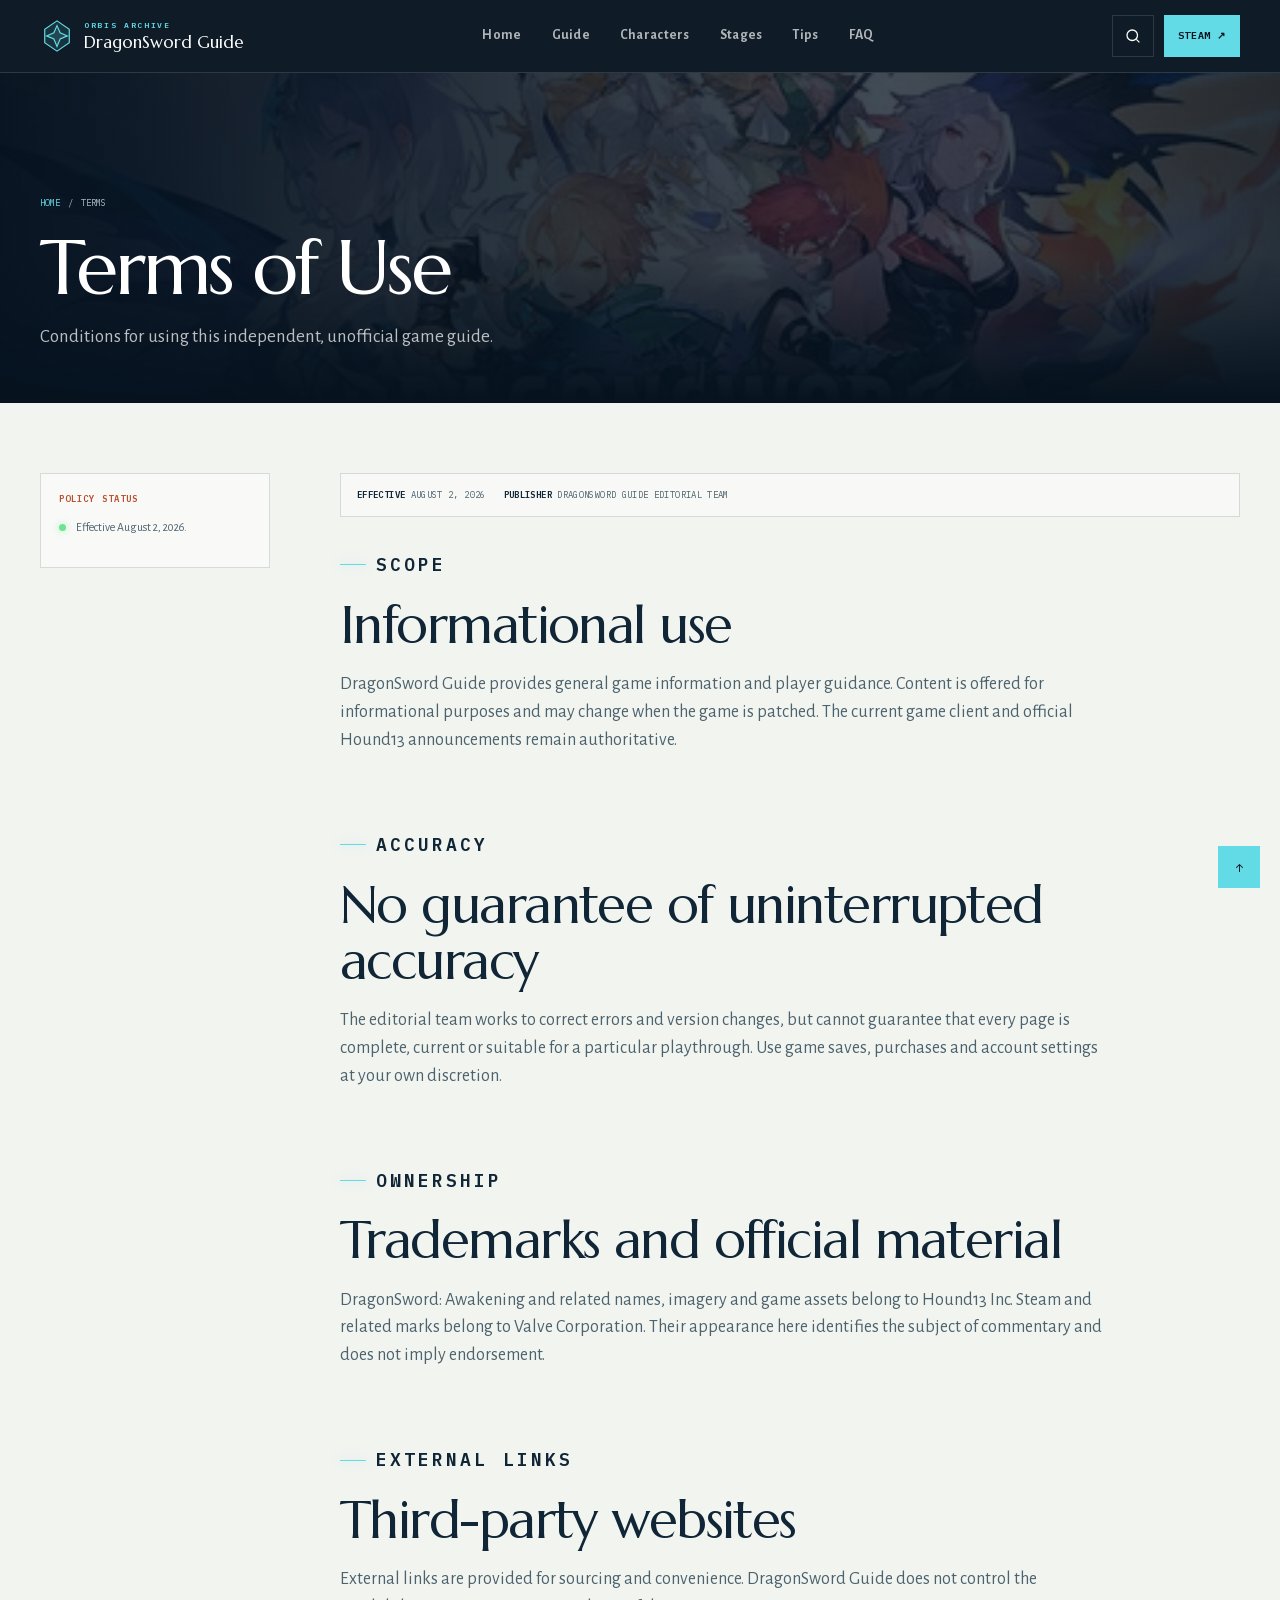
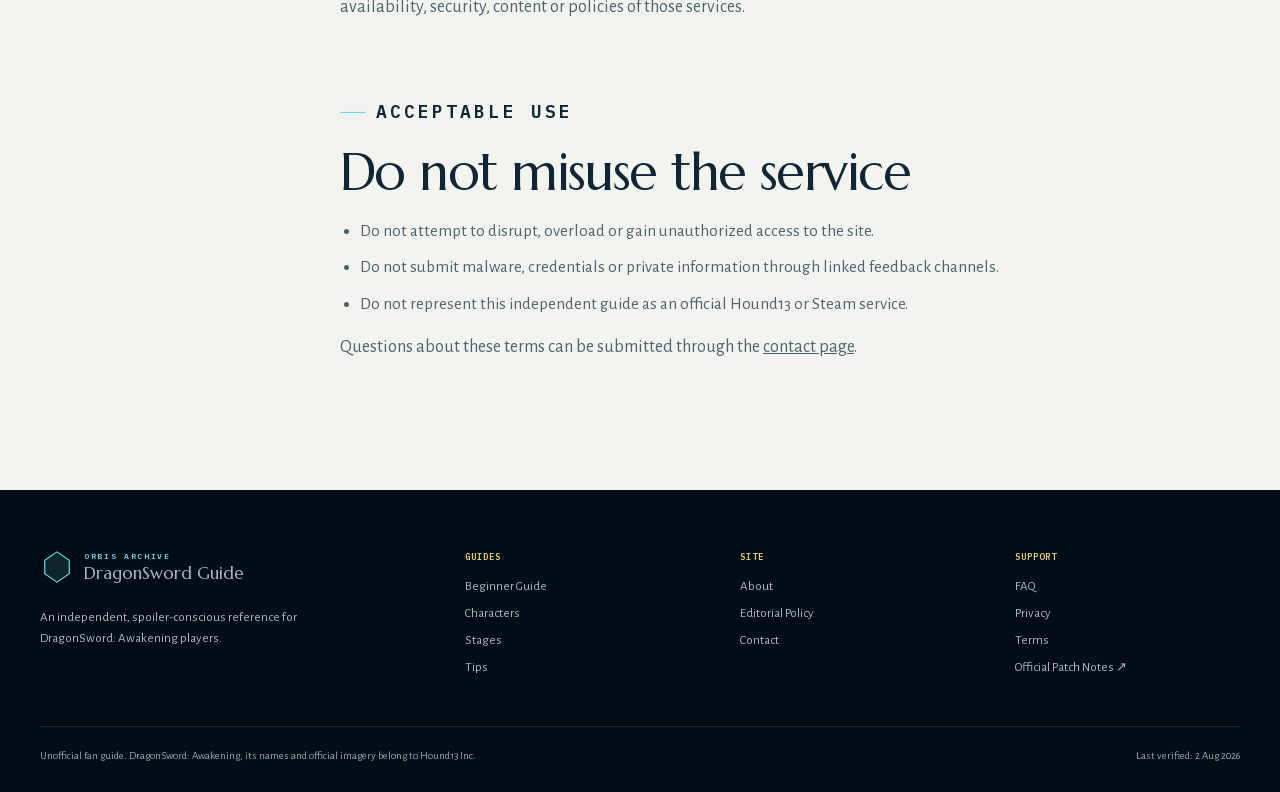
<file: terms/index.html>
<!DOCTYPE html>
<html lang="en">
<head>
  <script async src="https://pagead2.googlesyndication.com/pagead/js/adsbygoogle.js?client=ca-pub-4496419024798372" crossorigin="anonymous"></script>
  <meta charset="utf-8"><meta name="viewport" content="width=device-width, initial-scale=1">
  <title>Terms of Use | DragonSword Guide</title>
  <meta name="description" content="Terms governing use of the independent DragonSword Guide website, including accuracy, trademarks, external links and acceptable use.">
  <meta name="robots" content="index,follow"><meta name="theme-color" content="#06131f">
  <link rel="canonical" href="https://www.dragon-sword-awakening.shop/terms/">
  <link rel="icon" href="/favicon.svg" type="image/svg+xml" sizes="any">
  <link rel="stylesheet" href="../styles.css"><link rel="preload" as="image" href="../assets/steam-header.avif" fetchpriority="high">
  <meta property="og:type" content="website"><meta property="og:title" content="DragonSword Guide Terms of Use"><meta property="og:description" content="Terms for using this independent fan guide."><meta property="og:url" content="https://www.dragon-sword-awakening.shop/terms/"><meta property="og:image" content="https://www.dragon-sword-awakening.shop/assets/steam-header.jpg">
  <script type="application/ld+json">{"@context":"https://schema.org","@graph":[{"@type":"WebPage","name":"Terms of Use","url":"https://www.dragon-sword-awakening.shop/terms/","dateModified":"2026-08-02"},{"@type":"BreadcrumbList","itemListElement":[{"@type":"ListItem","position":1,"name":"Home","item":"https://www.dragon-sword-awakening.shop/"},{"@type":"ListItem","position":2,"name":"Terms","item":"https://www.dragon-sword-awakening.shop/terms/"}]}]}</script>
</head>
<body data-base="../">
  <a class="skip-link" href="#main">Skip to content</a>
  <header class="site-header"><div class="header-inner"><a class="brand" href="../"><svg class="brand-mark" viewBox="0 0 36 36" aria-hidden="true"><path d="M18 2 31 11v14L18 34 5 25V11L18 2Z"/><path d="m18 7 3.3 7.6 7.7 3.3-7.7 3.3L18 29l-3.3-7.8L7 17.9l7.7-3.3L18 7Z"/></svg><span><small>Orbis archive</small>DragonSword Guide</span></a><nav class="main-nav" aria-label="Primary navigation" data-nav><a href="../">Home</a><a href="../guide/">Guide</a><a href="../characters/">Characters</a><a href="../stages/">Stages</a><a href="../tips/">Tips</a><a href="../faq/">FAQ</a></nav><div class="header-tools"><button class="search-toggle" type="button" aria-expanded="false" aria-label="Open site search" data-search-toggle><svg viewBox="0 0 24 24" aria-hidden="true"><circle cx="11" cy="11" r="7"/><path d="m16.5 16.5 4 4"/></svg></button><a class="steam-button" href="https://store.steampowered.com/app/4570720/DragonSword__Awakening/" target="_blank" rel="noopener noreferrer">Steam ↗</a><button class="menu-toggle" type="button" aria-expanded="false" aria-label="Toggle menu" data-menu><i></i><i></i><i></i></button></div></div><div class="search-drawer" data-search-drawer><div class="search-box"><form data-search-form><label class="sr-only" for="global-search">Search this guide</label><input id="global-search" type="search" placeholder="Search heroes, combat, stages, co-op…" autocomplete="off" data-site-search><button type="submit">Find guide</button></form><div class="search-suggestions" data-suggestions></div></div></div></header>
  <main id="main"><section class="page-hero"><img src="../assets/steam-header.avif" width="460" height="215" fetchpriority="high" alt=""><div class="page-hero-inner"><nav class="breadcrumbs" aria-label="Breadcrumb"><a href="../">Home</a><span>/</span><span>Terms</span></nav><h1>Terms of Use</h1><p>Conditions for using this independent, unofficial game guide.</p></div></section><div class="page-shell"><aside class="page-rail"><div class="rail-block"><p class="rail-title">Policy status</p><p class="rail-status"><span class="verified-dot"></span><span>Effective August 2, 2026.</span></p></div></aside><article class="page-content"><div class="page-meta"><span><strong>Effective</strong> August 2, 2026</span><span><strong>Publisher</strong> DragonSword Guide Editorial Team</span></div>
    <section class="content-section"><p class="eyebrow">Scope</p><h2>Informational use</h2><p>DragonSword Guide provides general game information and player guidance. Content is offered for informational purposes and may change when the game is patched. The current game client and official Hound13 announcements remain authoritative.</p></section>
    <section class="content-section"><p class="eyebrow">Accuracy</p><h2>No guarantee of uninterrupted accuracy</h2><p>The editorial team works to correct errors and version changes, but cannot guarantee that every page is complete, current or suitable for a particular playthrough. Use game saves, purchases and account settings at your own discretion.</p></section>
    <section class="content-section"><p class="eyebrow">Ownership</p><h2>Trademarks and official material</h2><p>DragonSword: Awakening and related names, imagery and game assets belong to Hound13 Inc. Steam and related marks belong to Valve Corporation. Their appearance here identifies the subject of commentary and does not imply endorsement.</p></section>
    <section class="content-section"><p class="eyebrow">External links</p><h2>Third-party websites</h2><p>External links are provided for sourcing and convenience. DragonSword Guide does not control the availability, security, content or policies of those services.</p></section>
    <section class="content-section"><p class="eyebrow">Acceptable use</p><h2>Do not misuse the service</h2><ul class="policy-list"><li>Do not attempt to disrupt, overload or gain unauthorized access to the site.</li><li>Do not submit malware, credentials or private information through linked feedback channels.</li><li>Do not represent this independent guide as an official Hound13 or Steam service.</li></ul><p>Questions about these terms can be submitted through the <a href="../contact/">contact page</a>.</p></section>
  </article></div></main>
  <footer class="site-footer"><div class="footer-inner"><div class="footer-about"><a class="brand" href="../"><svg class="brand-mark" viewBox="0 0 36 36" aria-hidden="true"><path d="M18 2 31 11v14L18 34 5 25V11L18 2Z"/></svg><span><small>Orbis archive</small>DragonSword Guide</span></a><p>An independent, spoiler-conscious reference for DragonSword: Awakening players.</p></div><nav class="footer-col" aria-label="Guide pages"><h2>Guides</h2><a href="../guide/">Beginner Guide</a><a href="../characters/">Characters</a><a href="../stages/">Stages</a><a href="../tips/">Tips</a></nav><nav class="footer-col" aria-label="About this site"><h2>Site</h2><a href="../about/">About</a><a href="../editorial-policy/">Editorial Policy</a><a href="../contact/">Contact</a></nav><nav class="footer-col" aria-label="Support and policies"><h2>Support</h2><a href="../faq/">FAQ</a><a href="../privacy/">Privacy</a><a href="../terms/">Terms</a><a href="https://steamcommunity.com/app/4570720/allnews/" target="_blank" rel="noopener noreferrer">Official Patch Notes ↗</a></nav></div><div class="footer-bottom"><p>Unofficial fan guide. DragonSword: Awakening, its names and official imagery belong to Hound13 Inc.</p><span>Last verified: 2 Aug 2026</span></div></footer><button class="back-to-top" type="button" aria-label="Back to top" data-top>↑</button><script src="../script.js"></script>
</body>
</html>
</file>
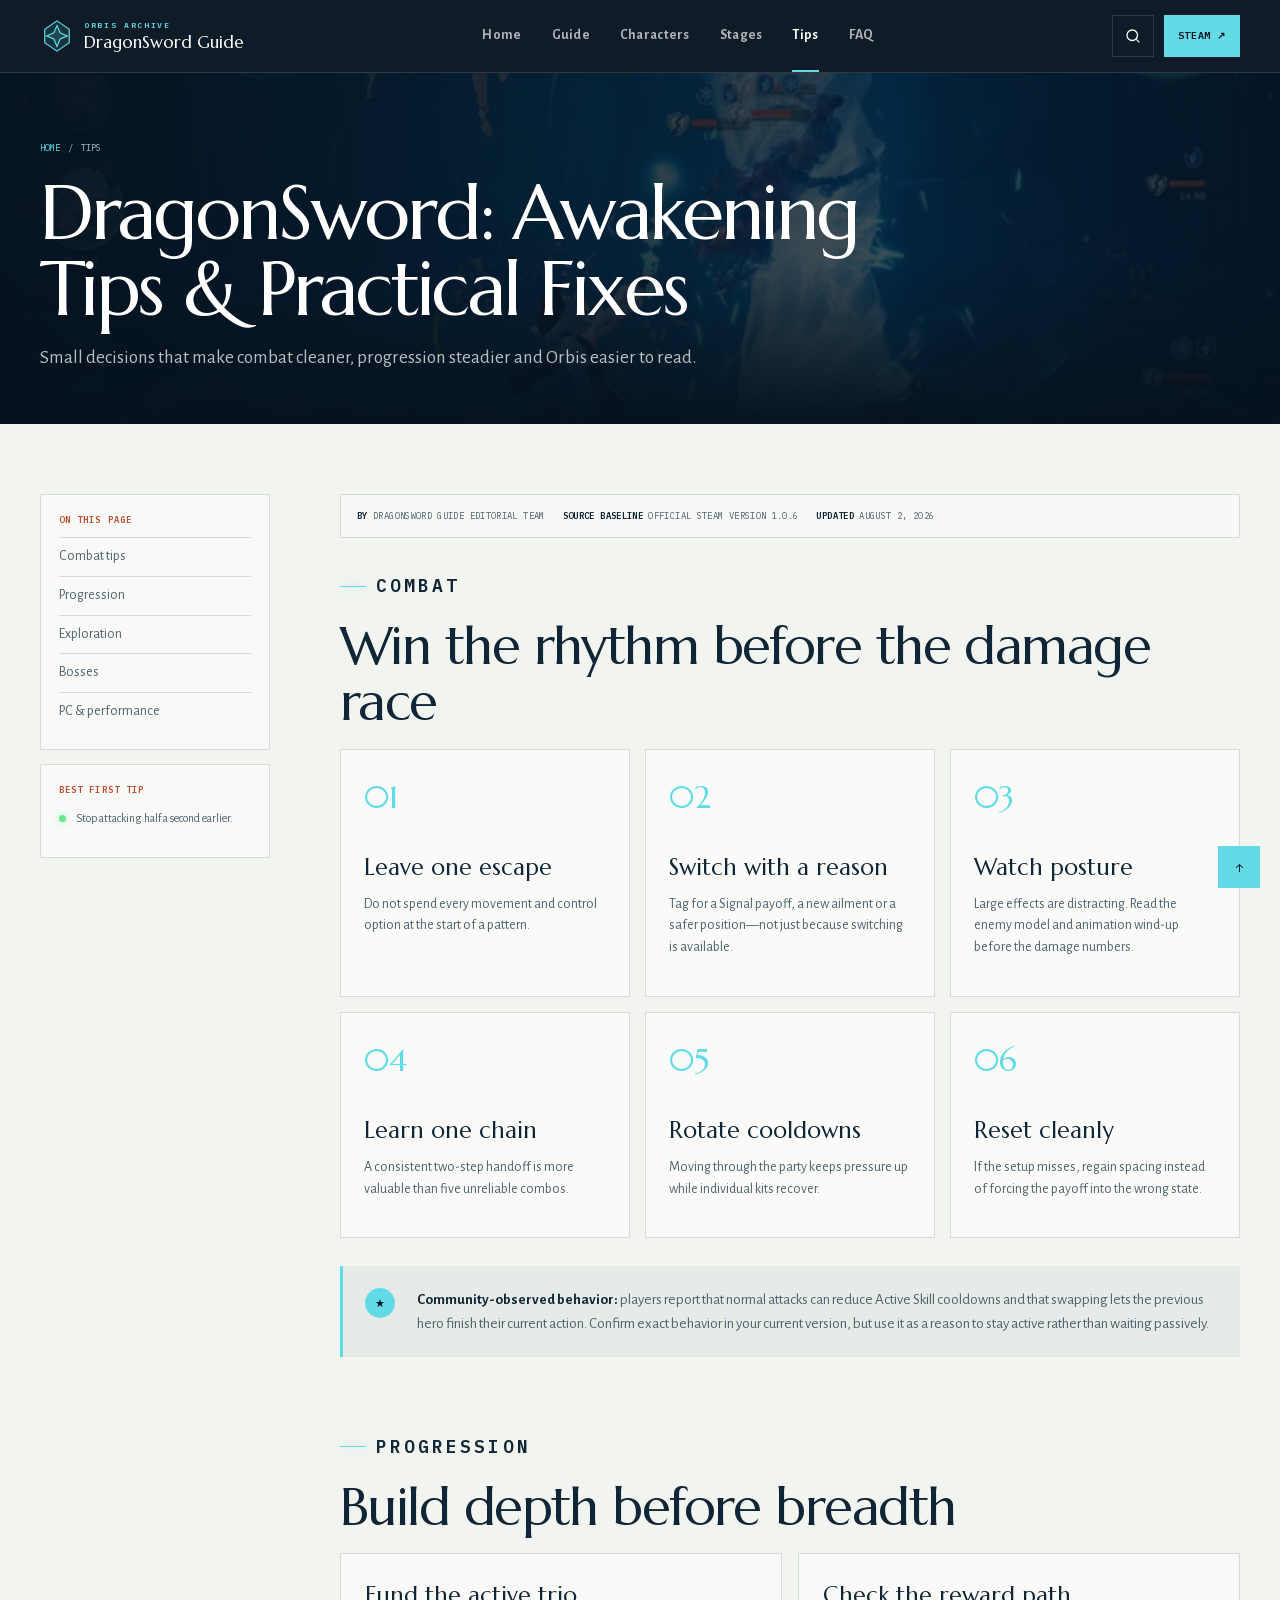
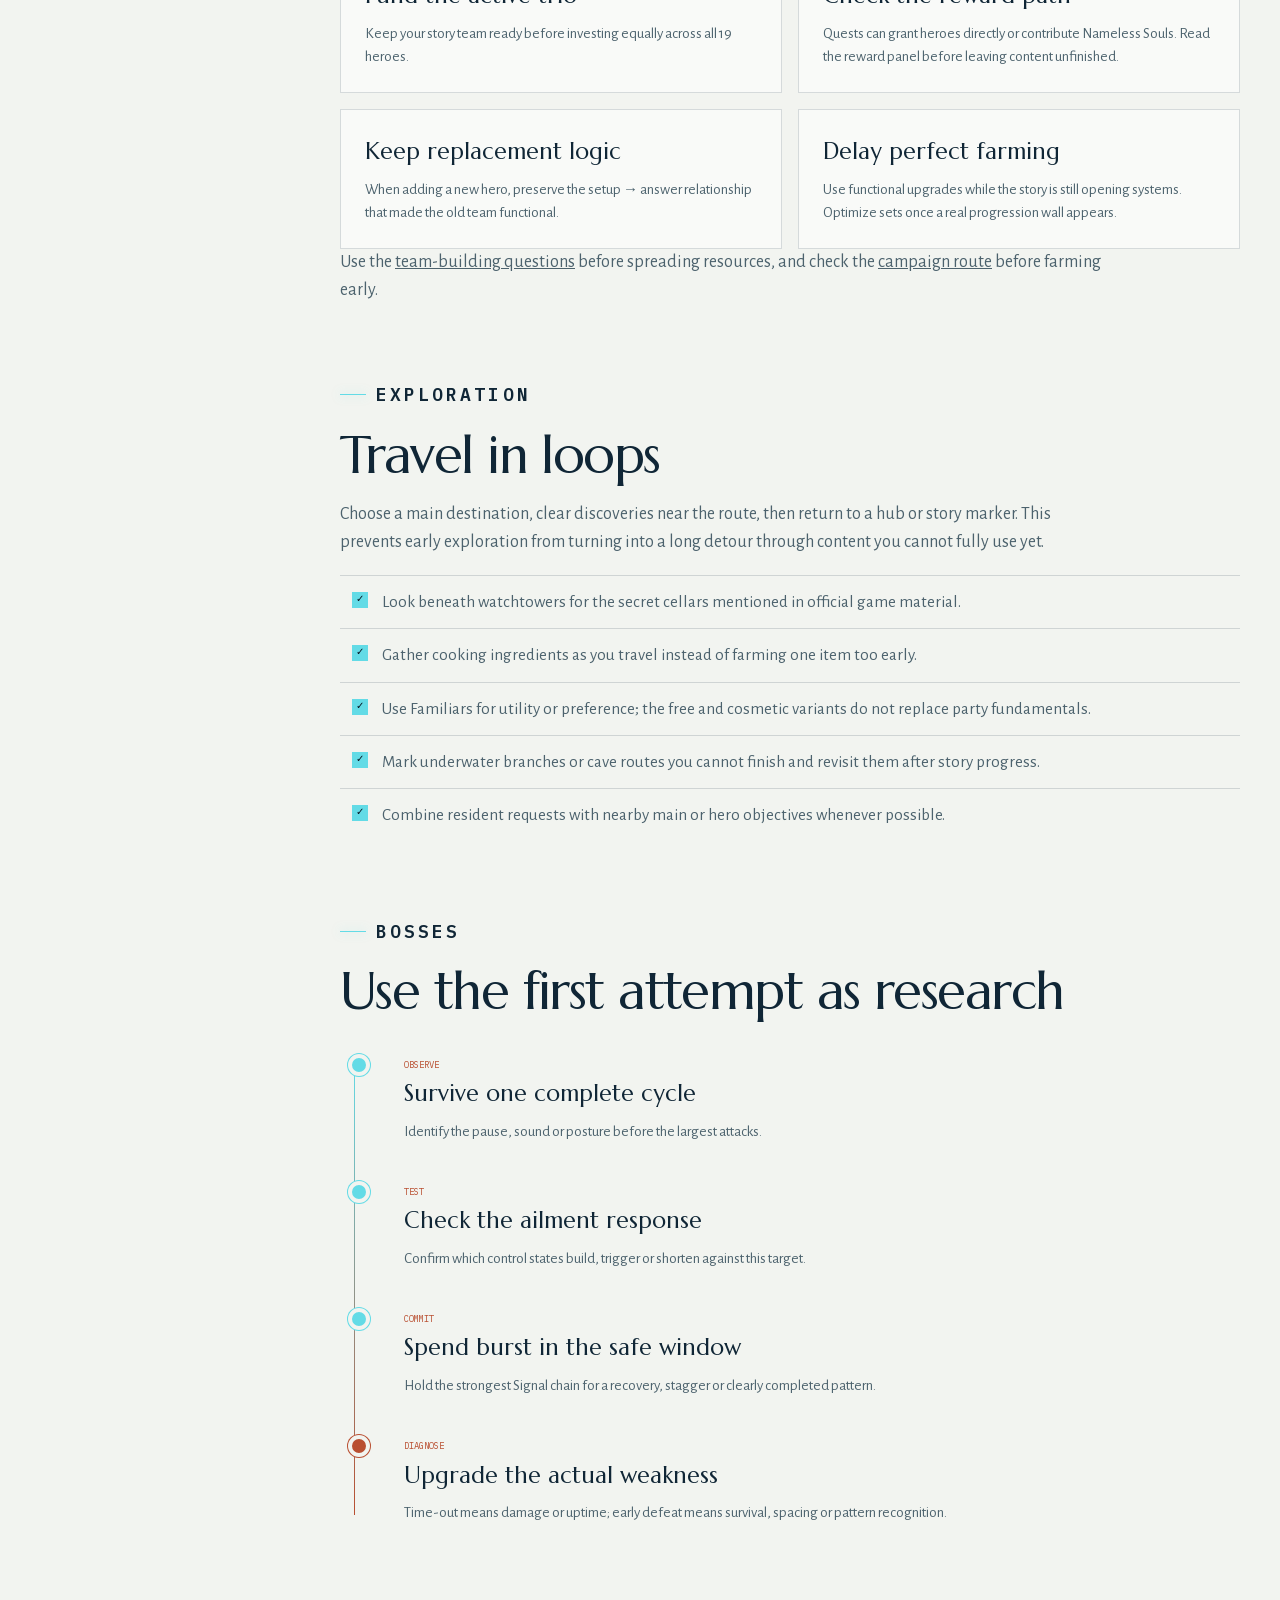
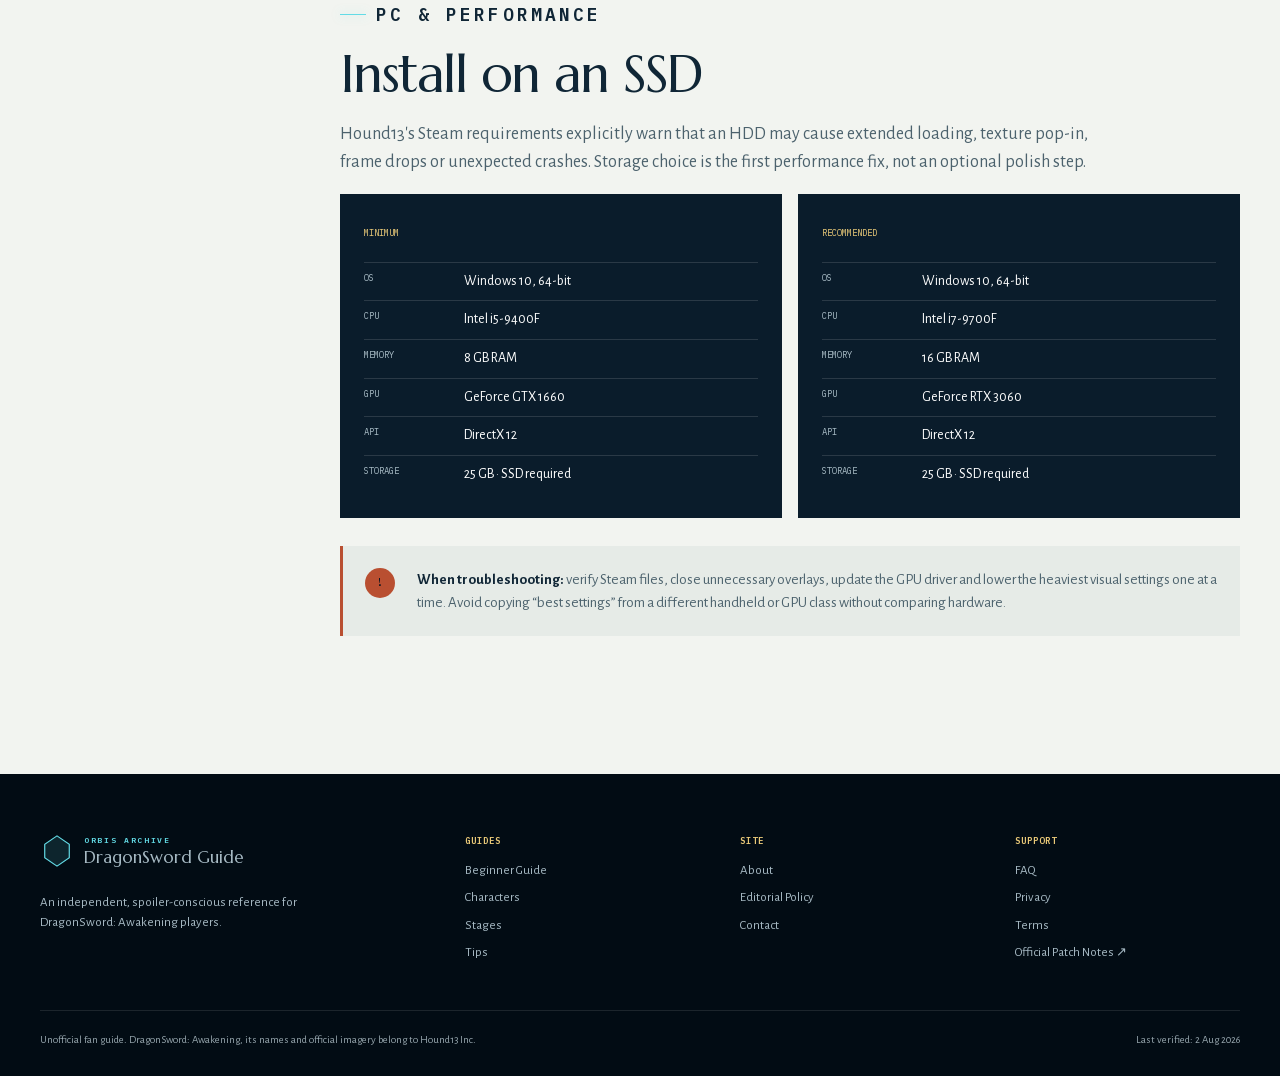
<file: tips/index.html>
<!DOCTYPE html>
<html lang="en">
<head>
  <script async src="https://pagead2.googlesyndication.com/pagead/js/adsbygoogle.js?client=ca-pub-4496419024798372" crossorigin="anonymous"></script>
  <meta charset="utf-8">
  <meta name="viewport" content="width=device-width, initial-scale=1">
  <title>DragonSword: Awakening Tips | Combat, Exploration &amp; PC</title>
  <meta name="description" content="Practical DragonSword: Awakening tips for Signal combat, hero investment, boss fights, open-world exploration, SSD installation and PC performance.">
  <meta name="robots" content="index,follow">
  <meta name="theme-color" content="#06131f">
  <link rel="canonical" href="https://www.dragon-sword-awakening.shop/tips/">
  <link rel="icon" href="/favicon.svg" type="image/svg+xml" sizes="any">
  <link rel="stylesheet" href="../styles.css">
  <link rel="preload" as="image" href="../assets/explore.avif" fetchpriority="high">
  <meta property="og:type" content="article"><meta property="og:title" content="DragonSword: Awakening Tips &amp; Tricks"><meta property="og:description" content="Combat, progression, exploration and PC advice without invented data."><meta property="og:url" content="https://www.dragon-sword-awakening.shop/tips/"><meta property="og:image" content="https://www.dragon-sword-awakening.shop/assets/explore.jpg">
  <script type="application/ld+json">
  {
    "@context": "https://schema.org",
    "@graph": [
      {
        "@type": "Article",
        "@id": "https://www.dragon-sword-awakening.shop/tips/#article",
        "headline": "DragonSword: Awakening Tips and Practical Fixes",
        "url": "https://www.dragon-sword-awakening.shop/tips/",
        "image": "https://www.dragon-sword-awakening.shop/assets/explore.jpg",
        "datePublished": "2026-07-29",
        "dateModified": "2026-08-02",
        "author": {"@type": "Organization", "name": "DragonSword Guide Editorial Team", "url": "https://www.dragon-sword-awakening.shop/about/"},
        "publisher": {"@type": "Organization", "name": "DragonSword Guide Editorial Team", "url": "https://www.dragon-sword-awakening.shop/"},
        "about": {"@type": "VideoGame", "name": "DragonSword: Awakening"}
      },
      {
        "@type": "BreadcrumbList",
        "itemListElement": [
          {"@type": "ListItem", "position": 1, "name": "Home", "item": "https://www.dragon-sword-awakening.shop/"},
          {"@type": "ListItem", "position": 2, "name": "Tips", "item": "https://www.dragon-sword-awakening.shop/tips/"}
        ]
      }
    ]
  }
  </script>
</head>
<body data-base="../">
  <a class="skip-link" href="#main">Skip to content</a>
  <header class="site-header">
    <div class="header-inner">
      <a class="brand" href="../"><svg class="brand-mark" viewBox="0 0 36 36" aria-hidden="true"><path d="M18 2 31 11v14L18 34 5 25V11L18 2Z"/><path d="m18 7 3.3 7.6 7.7 3.3-7.7 3.3L18 29l-3.3-7.8L7 17.9l7.7-3.3L18 7Z"/></svg><span><small>Orbis archive</small>DragonSword Guide</span></a>
      <nav class="main-nav" aria-label="Primary navigation" data-nav><a href="../">Home</a><a href="../guide/">Guide</a><a href="../characters/">Characters</a><a href="../stages/">Stages</a><a href="../tips/" aria-current="page">Tips</a><a href="../faq/">FAQ</a></nav>
      <div class="header-tools"><button class="search-toggle" type="button" aria-expanded="false" aria-label="Open site search" data-search-toggle><svg viewBox="0 0 24 24" aria-hidden="true"><circle cx="11" cy="11" r="7"/><path d="m16.5 16.5 4 4"/></svg></button><a class="steam-button" href="https://store.steampowered.com/app/4570720/DragonSword__Awakening/" target="_blank" rel="noopener noreferrer">Steam ↗</a><button class="menu-toggle" type="button" aria-expanded="false" aria-label="Toggle menu" data-menu><i></i><i></i><i></i></button></div>
    </div>
    <div class="search-drawer" data-search-drawer><div class="search-box"><form data-search-form><label class="sr-only" for="global-search">Search this guide</label><input id="global-search" type="search" placeholder="Search heroes, combat, stages, co-op…" autocomplete="off" data-site-search><button type="submit">Find guide</button></form><div class="search-suggestions" data-suggestions></div></div></div>
  </header>

  <main id="main">
    <section class="page-hero">
      <img src="../assets/explore.avif" width="600" height="338" fetchpriority="high" alt="">
      <div class="page-hero-inner"><nav class="breadcrumbs" aria-label="Breadcrumb"><a href="../">Home</a><span>/</span><span>Tips</span></nav><h1>DragonSword: Awakening Tips &amp; Practical Fixes</h1><p>Small decisions that make combat cleaner, progression steadier and Orbis easier to read.</p></div>
    </section>
    <div class="page-shell">
      <aside class="page-rail">
        <div class="rail-block"><p class="rail-title">On this page</p><nav aria-label="On this page"><a href="#combat">Combat tips</a><a href="#progression">Progression</a><a href="#exploration">Exploration</a><a href="#bosses">Bosses</a><a href="#pc">PC &amp; performance</a></nav></div>
        <div class="rail-block"><p class="rail-title">Best first tip</p><p class="rail-status"><span class="verified-dot"></span><span>Stop attacking half a second earlier.</span></p></div>
      </aside>
      <article class="page-content">
        <div class="page-meta"><span><strong>By</strong> DragonSword Guide Editorial Team</span><span><strong>Source baseline</strong> Official Steam version 1.0.6</span><span><strong>Updated</strong> August 2, 2026</span></div>
        <section class="content-section" id="combat">
          <p class="eyebrow">Combat</p>
          <h2>Win the rhythm before the damage race</h2>
          <div class="tip-grid">
            <article class="tip-card"><span class="tip-num">01</span><h3>Leave one escape</h3><p>Do not spend every movement and control option at the start of a pattern.</p></article>
            <article class="tip-card"><span class="tip-num">02</span><h3>Switch with a reason</h3><p>Tag for a Signal payoff, a new ailment or a safer position—not just because switching is available.</p></article>
            <article class="tip-card"><span class="tip-num">03</span><h3>Watch posture</h3><p>Large effects are distracting. Read the enemy model and animation wind-up before the damage numbers.</p></article>
            <article class="tip-card"><span class="tip-num">04</span><h3>Learn one chain</h3><p>A consistent two-step handoff is more valuable than five unreliable combos.</p></article>
            <article class="tip-card"><span class="tip-num">05</span><h3>Rotate cooldowns</h3><p>Moving through the party keeps pressure up while individual kits recover.</p></article>
            <article class="tip-card"><span class="tip-num">06</span><h3>Reset cleanly</h3><p>If the setup misses, regain spacing instead of forcing the payoff into the wrong state.</p></article>
          </div>
          <div class="callout"><span class="callout-icon">★</span><p><strong>Community-observed behavior:</strong> players report that normal attacks can reduce Active Skill cooldowns and that swapping lets the previous hero finish their current action. Confirm exact behavior in your current version, but use it as a reason to stay active rather than waiting passively.</p></div>
        </section>

        <section class="content-section" id="progression">
          <p class="eyebrow">Progression</p>
          <h2>Build depth before breadth</h2>
          <div class="card-grid">
            <article class="info-card"><h3>Fund the active trio</h3><p>Keep your story team ready before investing equally across all 19 heroes.</p></article>
            <article class="info-card"><h3>Check the reward path</h3><p>Quests can grant heroes directly or contribute Nameless Souls. Read the reward panel before leaving content unfinished.</p></article>
            <article class="info-card"><h3>Keep replacement logic</h3><p>When adding a new hero, preserve the setup → answer relationship that made the old team functional.</p></article>
            <article class="info-card"><h3>Delay perfect farming</h3><p>Use functional upgrades while the story is still opening systems. Optimize sets once a real progression wall appears.</p></article>
          </div>
          <p>Use the <a href="../characters/#teams">team-building questions</a> before spreading resources, and check the <a href="../stages/#campaign">campaign route</a> before farming early.</p>
        </section>

        <section class="content-section" id="exploration">
          <p class="eyebrow">Exploration</p>
          <h2>Travel in loops</h2>
          <p>Choose a main destination, clear discoveries near the route, then return to a hub or story marker. This prevents early exploration from turning into a long detour through content you cannot fully use yet.</p>
          <ul class="checklist">
            <li>Look beneath watchtowers for the secret cellars mentioned in official game material.</li>
            <li>Gather cooking ingredients as you travel instead of farming one item too early.</li>
            <li>Use Familiars for utility or preference; the free and cosmetic variants do not replace party fundamentals.</li>
            <li>Mark underwater branches or cave routes you cannot finish and revisit them after story progress.</li>
            <li>Combine resident requests with nearby main or hero objectives whenever possible.</li>
          </ul>
        </section>

        <section class="content-section" id="bosses">
          <p class="eyebrow">Bosses</p>
          <h2>Use the first attempt as research</h2>
          <div class="process-list">
            <article class="process-step"><span class="step-meta">Observe</span><h3>Survive one complete cycle</h3><p>Identify the pause, sound or posture before the largest attacks.</p></article>
            <article class="process-step"><span class="step-meta">Test</span><h3>Check the ailment response</h3><p>Confirm which control states build, trigger or shorten against this target.</p></article>
            <article class="process-step"><span class="step-meta">Commit</span><h3>Spend burst in the safe window</h3><p>Hold the strongest Signal chain for a recovery, stagger or clearly completed pattern.</p></article>
            <article class="process-step"><span class="step-meta">Diagnose</span><h3>Upgrade the actual weakness</h3><p>Time-out means damage or uptime; early defeat means survival, spacing or pattern recognition.</p></article>
          </div>
        </section>

        <section class="content-section" id="pc">
          <p class="eyebrow">PC &amp; performance</p>
          <h2>Install on an SSD</h2>
          <p>Hound13's Steam requirements explicitly warn that an HDD may cause extended loading, texture pop-in, frame drops or unexpected crashes. Storage choice is the first performance fix, not an optional polish step.</p>
          <div class="spec-grid">
            <article class="spec-card"><span class="spec-label">Minimum</span><dl><dt>OS</dt><dd>Windows 10, 64-bit</dd><dt>CPU</dt><dd>Intel i5-9400F</dd><dt>Memory</dt><dd>8 GB RAM</dd><dt>GPU</dt><dd>GeForce GTX 1660</dd><dt>API</dt><dd>DirectX 12</dd><dt>Storage</dt><dd>25 GB · SSD required</dd></dl></article>
            <article class="spec-card"><span class="spec-label">Recommended</span><dl><dt>OS</dt><dd>Windows 10, 64-bit</dd><dt>CPU</dt><dd>Intel i7-9700F</dd><dt>Memory</dt><dd>16 GB RAM</dd><dt>GPU</dt><dd>GeForce RTX 3060</dd><dt>API</dt><dd>DirectX 12</dd><dt>Storage</dt><dd>25 GB · SSD required</dd></dl></article>
          </div>
          <div class="callout caution"><span class="callout-icon">!</span><p><strong>When troubleshooting:</strong> verify Steam files, close unnecessary overlays, update the GPU driver and lower the heaviest visual settings one at a time. Avoid copying “best settings” from a different handheld or GPU class without comparing hardware.</p></div>
        </section>
      </article>
    </div>
  </main>

  <footer class="site-footer">
    <div class="footer-inner">
      <div class="footer-about"><a class="brand" href="../"><svg class="brand-mark" viewBox="0 0 36 36" aria-hidden="true"><path d="M18 2 31 11v14L18 34 5 25V11L18 2Z"/></svg><span><small>Orbis archive</small>DragonSword Guide</span></a><p>An independent, spoiler-conscious reference for DragonSword: Awakening players.</p></div>
      <nav class="footer-col" aria-label="Guide pages"><h2>Guides</h2><a href="../guide/">Beginner Guide</a><a href="../characters/">Characters</a><a href="../stages/">Stages</a><a href="../tips/">Tips</a></nav>
      <nav class="footer-col" aria-label="About this site"><h2>Site</h2><a href="../about/">About</a><a href="../editorial-policy/">Editorial Policy</a><a href="../contact/">Contact</a></nav>
      <nav class="footer-col" aria-label="Support and policies"><h2>Support</h2><a href="../faq/">FAQ</a><a href="../privacy/">Privacy</a><a href="../terms/">Terms</a><a href="https://steamcommunity.com/app/4570720/allnews/" target="_blank" rel="noopener noreferrer">Official Patch Notes ↗</a></nav>
    </div>
    <div class="footer-bottom"><p>Unofficial fan guide. DragonSword: Awakening, its names and official imagery belong to Hound13 Inc.</p><span>Last verified: 2 Aug 2026</span></div>
  </footer>
  <button class="back-to-top" type="button" aria-label="Back to top" data-top>↑</button>
  <script src="../script.js"></script>
</body>
</html>
</file>
<file: styles.css>
@font-face {
  font-family: "Alegreya Sans";
  font-style: normal;
  font-weight: 400;
  font-display: swap;
  src: url("assets/fonts/alegreya-sans-400.woff2") format("woff2");
}
@font-face {
  font-family: "Alegreya Sans";
  font-style: normal;
  font-weight: 500;
  font-display: swap;
  src: url("assets/fonts/alegreya-sans-500.woff2") format("woff2");
}
@font-face {
  font-family: "Alegreya Sans";
  font-style: normal;
  font-weight: 700;
  font-display: swap;
  src: url("assets/fonts/alegreya-sans-700.woff2") format("woff2");
}
@font-face {
  font-family: "IBM Plex Mono";
  font-style: normal;
  font-weight: 400;
  font-display: swap;
  src: url("assets/fonts/ibm-plex-mono-400.woff2") format("woff2");
}
@font-face {
  font-family: "IBM Plex Mono";
  font-style: normal;
  font-weight: 600;
  font-display: swap;
  src: url("assets/fonts/ibm-plex-mono-600.woff2") format("woff2");
}
@font-face {
  font-family: "Marcellus";
  font-style: normal;
  font-weight: 400;
  font-display: swap;
  src: url("assets/fonts/marcellus-400.woff2") format("woff2");
}

:root {
  --night: #06131f;
  --night-2: #0a1c2b;
  --panel: #102638;
  --panel-2: #163044;
  --paper: #f2f4f0;
  --paper-2: #e6ebe7;
  --white: #fff;
  --text: #102636;
  --muted: #4c626d;
  --mist: #a7bac4;
  --cyan: #63dbe6;
  --cyan-soft: #b8f2f5;
  --coral: #b94f31;
  --gold: #e9c978;
  --line: rgba(12, 38, 55, .15);
  --line-light: rgba(255, 255, 255, .13);
  --display: "Marcellus", Georgia, serif;
  --body: "Alegreya Sans", "Trebuchet MS", sans-serif;
  --mono: "IBM Plex Mono", monospace;
  --max: 1200px;
  --shadow: 0 24px 60px rgba(2, 16, 27, .16);
}

* { box-sizing: border-box; }
html { scroll-behavior: smooth; scroll-padding-top: 92px; }
body {
  margin: 0;
  color: var(--text);
  background: var(--paper);
  font-family: var(--body);
  font-size: 17px;
  line-height: 1.55;
  -webkit-font-smoothing: antialiased;
}
body.menu-open { overflow: hidden; }
img { display: block; max-width: 100%; }
a { color: inherit; }
button, input { font: inherit; }
button, summary { -webkit-tap-highlight-color: transparent; }
::selection { color: var(--night); background: var(--cyan); }

.sr-only {
  position: absolute;
  width: 1px;
  height: 1px;
  padding: 0;
  margin: -1px;
  overflow: hidden;
  clip: rect(0, 0, 0, 0);
  white-space: nowrap;
  border: 0;
}
.skip-link {
  position: fixed;
  z-index: 1000;
  top: 8px;
  left: 8px;
  padding: 9px 13px;
  color: var(--night);
  background: var(--white);
  transform: translateY(-150%);
}
.skip-link:focus { transform: translateY(0); }

/* Shared header */
.site-header {
  position: sticky;
  z-index: 100;
  top: 0;
  color: var(--white);
  border-bottom: 1px solid var(--line-light);
  background: rgba(6, 19, 31, .96);
  backdrop-filter: blur(16px);
}
.header-inner {
  width: min(var(--max), calc(100% - 40px));
  min-height: 72px;
  display: grid;
  grid-template-columns: auto 1fr auto;
  align-items: center;
  gap: 30px;
  margin: 0 auto;
}
.brand {
  display: inline-flex;
  align-items: center;
  gap: 10px;
  font-family: var(--display);
  line-height: .95;
  text-decoration: none;
}
.brand-mark {
  width: 34px;
  height: 34px;
  flex: 0 0 auto;
  fill: rgba(99, 219, 230, .12);
  stroke: var(--cyan);
  stroke-width: 1.25;
}
.brand small {
  display: block;
  margin-bottom: 4px;
  color: var(--cyan);
  font-family: var(--mono);
  font-size: 8px;
  font-weight: 600;
  letter-spacing: .21em;
  text-transform: uppercase;
}
.main-nav {
  display: flex;
  justify-content: center;
  align-items: stretch;
  align-self: stretch;
}
.main-nav a {
  position: relative;
  display: grid;
  place-items: center;
  padding: 0 15px;
  color: rgba(255, 255, 255, .68);
  font-size: 14px;
  font-weight: 600;
  letter-spacing: .02em;
  text-decoration: none;
}
.main-nav a::after {
  position: absolute;
  right: 15px;
  bottom: 0;
  left: 15px;
  height: 2px;
  content: "";
  background: var(--cyan);
  transform: scaleX(0);
  transition: transform 180ms ease;
}
.main-nav a:hover,
.main-nav a[aria-current="page"] { color: var(--white); }
.main-nav a:hover::after,
.main-nav a[aria-current="page"]::after { transform: scaleX(1); }
.header-tools { display: flex; align-items: center; gap: 10px; }
.search-toggle,
.menu-toggle {
  width: 42px;
  height: 42px;
  display: grid;
  place-items: center;
  color: var(--white);
  border: 1px solid var(--line-light);
  background: transparent;
  cursor: pointer;
}
.search-toggle svg { width: 18px; fill: none; stroke: currentColor; stroke-width: 1.7; }
.menu-toggle { display: none; gap: 5px; align-content: center; }
.menu-toggle i { width: 20px; height: 1px; display: block; background: currentColor; }
.steam-button {
  min-height: 42px;
  display: inline-flex;
  align-items: center;
  padding: 0 14px;
  color: var(--night);
  background: var(--cyan);
  font-family: var(--mono);
  font-size: 10px;
  font-weight: 600;
  letter-spacing: .06em;
  text-decoration: none;
  text-transform: uppercase;
}
.steam-button:hover { background: var(--cyan-soft); }
.search-drawer {
  position: absolute;
  top: 72px;
  right: 0;
  left: 0;
  display: none;
  padding: 20px;
  color: var(--white);
  border-top: 1px solid var(--line-light);
  background: var(--night);
  box-shadow: 0 20px 40px rgba(0, 0, 0, .24);
}
.search-drawer.open { display: block; }
.search-box { position: relative; width: min(720px, 100%); margin: 0 auto; }
.search-box form { display: grid; grid-template-columns: 1fr auto; }
.search-box input {
  min-width: 0;
  height: 50px;
  padding: 0 18px;
  color: var(--white);
  border: 1px solid rgba(255,255,255,.2);
  border-right: 0;
  outline: none;
  background: var(--panel);
}
.search-box input:focus { border-color: var(--cyan); }
.search-box button {
  padding: 0 22px;
  color: var(--night);
  border: 0;
  background: var(--cyan);
  cursor: pointer;
  font-family: var(--mono);
  font-size: 11px;
  font-weight: 600;
  text-transform: uppercase;
}
.search-suggestions {
  position: absolute;
  z-index: 3;
  top: calc(100% + 7px);
  right: 0;
  left: 0;
  display: none;
  padding: 8px;
  border: 1px solid var(--line-light);
  background: var(--panel);
  box-shadow: var(--shadow);
}
.search-suggestions.visible { display: grid; }
.search-suggestions a {
  display: grid;
  grid-template-columns: 130px 1fr;
  gap: 16px;
  padding: 10px 12px;
  color: var(--mist);
  text-decoration: none;
}
.search-suggestions a:hover { color: var(--white); background: rgba(99,219,230,.08); }
.search-suggestions strong { color: var(--cyan); font-family: var(--mono); font-size: 11px; text-transform: uppercase; }

/* Hero */
.home-hero {
  position: relative;
  min-height: 700px;
  display: grid;
  align-items: center;
  color: var(--white);
  background: var(--night);
}
.home-hero > img,
.home-hero::before {
  position: absolute;
  inset: 0;
  width: 100%;
  height: 100%;
}
.home-hero > img { object-fit: cover; object-position: center 42%; }
.home-hero::before {
  z-index: 1;
  content: "";
  background:
    linear-gradient(90deg, rgba(4, 15, 25, .96) 0%, rgba(4, 15, 25, .7) 48%, rgba(4, 15, 25, .25) 78%),
    linear-gradient(0deg, rgba(4, 15, 25, .96) 0%, transparent 42%);
}
.hero-inner {
  position: relative;
  z-index: 2;
  width: min(var(--max), calc(100% - 40px));
  display: grid;
  grid-template-columns: minmax(0, 1.25fr) minmax(300px, .75fr);
  align-items: end;
  gap: 70px;
  margin: 0 auto;
  padding: 96px 0;
}
.eyebrow {
  display: flex;
  align-items: center;
  gap: 10px;
  margin: 0 0 18px;
  color: inherit;
  font-family: var(--mono);
  font-size: 10px;
  font-weight: 600;
  letter-spacing: .17em;
  text-transform: uppercase;
}
.eyebrow::before {
  width: 26px;
  height: 1px;
  flex: 0 0 auto;
  content: "";
  background: var(--cyan);
  box-shadow: 0 0 10px rgba(99,219,230,.5);
}
.hero-copy h1 {
  max-width: 760px;
  margin: 0;
  font-family: var(--display);
  font-size: clamp(56px, 7vw, 102px);
  font-weight: 400;
  line-height: .92;
  letter-spacing: -.05em;
}
.hero-copy h1 span { display: block; color: var(--cyan-soft); font-size: .55em; letter-spacing: 0; }
.hero-copy > p:not(.eyebrow) {
  max-width: 650px;
  margin: 25px 0 0;
  color: rgba(255,255,255,.78);
  font-size: 21px;
}
.hero-actions { display: flex; flex-wrap: wrap; gap: 10px; margin-top: 30px; }
.button {
  min-height: 48px;
  display: inline-flex;
  align-items: center;
  justify-content: center;
  padding: 0 19px;
  border: 1px solid transparent;
  font-family: var(--mono);
  font-size: 10px;
  font-weight: 600;
  letter-spacing: .06em;
  text-decoration: none;
  text-transform: uppercase;
  transition: transform 180ms ease, background 180ms ease;
}
.button:hover { transform: translateY(-2px); }
.button-primary { color: var(--night); background: var(--cyan); }
.button-primary:hover { background: var(--cyan-soft); }
.button-outline { color: var(--white); border-color: rgba(255,255,255,.3); background: rgba(255,255,255,.04); }
.button-dark { color: var(--white); background: var(--night); }
.hero-search {
  margin-top: 36px;
  padding: 20px;
  border: 1px solid rgba(255,255,255,.17);
  background: rgba(6,19,31,.55);
  backdrop-filter: blur(12px);
}
.hero-search label {
  display: block;
  margin-bottom: 9px;
  color: var(--gold);
  font-family: var(--mono);
  font-size: 9px;
  letter-spacing: .13em;
  text-transform: uppercase;
}
.hero-search form { display: grid; grid-template-columns: 1fr auto; }
.hero-search input {
  min-width: 0;
  height: 48px;
  padding: 0 15px;
  color: var(--white);
  border: 1px solid rgba(255,255,255,.2);
  border-right: 0;
  outline: 0;
  background: rgba(255,255,255,.06);
}
.hero-search button { padding: 0 17px; color: var(--night); border: 0; background: var(--cyan); cursor: pointer; }
.hero-file {
  position: relative;
  padding: 26px;
  border: 1px solid rgba(255,255,255,.2);
  background: rgba(8,28,43,.67);
  backdrop-filter: blur(14px);
  box-shadow: var(--shadow);
}
.hero-file::before {
  position: absolute;
  top: -1px;
  left: -1px;
  width: 65px;
  height: 3px;
  content: "";
  background: var(--coral);
}
.hero-file h2 { margin: 0 0 18px; font-family: var(--mono); font-size: 10px; color: var(--gold); letter-spacing: .15em; text-transform: uppercase; }
.hero-file dl { margin: 0; }
.hero-file dl div { display: flex; justify-content: space-between; gap: 20px; padding: 11px 0; border-top: 1px solid var(--line-light); }
.hero-file dt { color: rgba(255,255,255,.48); font-family: var(--mono); font-size: 9px; text-transform: uppercase; }
.hero-file dd { margin: 0; font-family: var(--display); text-align: right; }
.hero-file .verified { display: flex; gap: 9px; margin: 18px 0 0; color: var(--mist); font-size: 12px; }
.verified-dot { width: 7px; height: 7px; flex: 0 0 auto; margin-top: 6px; border-radius: 50%; background: #6be58f; box-shadow: 0 0 8px rgba(107,229,143,.6); }

/* Homepage sections */
.section { padding: 100px max(20px, calc((100% - var(--max)) / 2)); }
.section-dark {
  color: var(--white);
  background:
    linear-gradient(rgba(255,255,255,.022) 1px, transparent 1px),
    linear-gradient(90deg, rgba(255,255,255,.022) 1px, transparent 1px),
    var(--night);
  background-size: 44px 44px;
}
.section-head { max-width: 760px; margin-bottom: 42px; }
.section-head h2 {
  margin: 0;
  font-family: var(--display);
  font-size: clamp(38px, 5vw, 62px);
  font-weight: 400;
  line-height: 1.05;
  letter-spacing: -.035em;
}
.section-head > p:last-child { max-width: 650px; margin: 16px 0 0; color: var(--muted); font-size: 18px; }
.section-dark .section-head > p:last-child { color: var(--mist); }
.quick-grid { display: grid; grid-template-columns: repeat(5, 1fr); border: 1px solid var(--line-light); }
.quick-card {
  position: relative;
  min-height: 255px;
  display: flex;
  flex-direction: column;
  padding: 24px;
  overflow: hidden;
  border-right: 1px solid var(--line-light);
  color: var(--white);
  text-decoration: none;
  background: rgba(255,255,255,.025);
  transition: background 180ms ease;
}
.quick-card:last-child { border-right: 0; }
.quick-card:hover { background: rgba(99,219,230,.09); }
.quick-card::after {
  position: absolute;
  right: -45px;
  bottom: -45px;
  width: 120px;
  height: 120px;
  border: 1px solid rgba(99,219,230,.16);
  border-radius: 50%;
  content: "";
  transition: transform 280ms ease;
}
.quick-card:hover::after { transform: scale(1.25); }
.quick-index { color: var(--cyan); font-family: var(--mono); font-size: 9px; letter-spacing: .15em; }
.quick-card h3 { margin: auto 0 8px; font-family: var(--display); font-size: 24px; font-weight: 400; }
.quick-card p { margin: 0; color: var(--mist); font-size: 14px; }
.quick-arrow { margin-top: 18px; color: var(--gold); font-family: var(--mono); font-size: 10px; text-transform: uppercase; }
.fact-strip {
  display: grid;
  grid-template-columns: repeat(4, 1fr);
  margin-top: 48px;
  margin-bottom: 0;
  padding: 0;
  list-style: none;
  border-top: 1px solid var(--line-light);
  border-bottom: 1px solid var(--line-light);
}
.fact-strip li { padding: 20px; border-right: 1px solid var(--line-light); }
.fact-strip li:last-child { border-right: 0; }
.fact-strip strong { display: block; color: var(--cyan); font-family: var(--display); font-size: 30px; font-weight: 400; }
.fact-strip span { color: var(--mist); font-size: 12px; }
.home-feature {
  display: grid;
  grid-template-columns: 1.05fr .95fr;
  align-items: center;
  gap: 70px;
}
.home-feature figure { position: relative; margin: 0; }
.home-feature figure::after { position: absolute; z-index: -1; inset: 16px -16px -16px 16px; border: 1px solid rgba(12,38,55,.18); content: ""; }
.home-feature img { width: 100%; aspect-ratio: 16/10; object-fit: cover; box-shadow: var(--shadow); }
.home-feature h2 { margin: 0; font-family: var(--display); font-size: clamp(38px,4.8vw,62px); font-weight: 400; line-height: 1.05; letter-spacing: -.035em; }
.home-feature > div > p { color: var(--muted); font-size: 18px; }
.home-feature > div > .eyebrow { color: var(--text); }
.section-dark .home-feature > div > p { color: var(--mist); }
.signal-steps { margin: 28px 0; padding: 0; list-style: none; counter-reset: signal; }
.signal-steps li {
  position: relative;
  display: grid;
  grid-template-columns: 35px 1fr;
  gap: 14px;
  padding: 13px 0;
  border-top: 1px solid var(--line);
  counter-increment: signal;
}
.signal-steps li::before {
  width: 28px;
  height: 28px;
  display: grid;
  place-items: center;
  color: var(--night);
  border-radius: 50%;
  content: counter(signal);
  background: var(--cyan);
  font-family: var(--mono);
  font-size: 10px;
}
.signal-steps strong { display: block; font-family: var(--display); font-size: 18px; font-weight: 400; }
.signal-steps span { color: var(--muted); font-size: 14px; }
.trust-grid { display: grid; grid-template-columns: 1fr 1fr; gap: 20px; }
.trust-card { padding: 25px; border: 1px solid var(--line); background: rgba(255,255,255,.55); }
.trust-card .tag { color: var(--coral); font-family: var(--mono); font-size: 9px; text-transform: uppercase; }
.trust-card h3 { margin: 9px 0; font-family: var(--display); font-size: 24px; font-weight: 400; }
.trust-card p { margin: 0; color: var(--muted); font-size: 15px; }
.ad-band {
  padding: 28px 5vw 42px;
  border-top: 1px solid var(--line);
  background: var(--paper-2);
}
.ad-shell {
  width: min(1200px, 100%);
  min-height: 260px;
  margin: 0 auto;
  padding: 16px;
  border: 1px solid var(--line);
  background: rgba(255,255,255,.62);
}
.ad-label {
  margin: 0 0 12px;
  color: var(--muted);
  font-family: var(--mono);
  font-size: 9px;
  letter-spacing: .14em;
  text-transform: uppercase;
}
#container-04e5b452c97d65c1c6d88c59173704a1 { min-height: 210px; }

/* Inner page frame */
.page-hero {
  position: relative;
  min-height: 330px;
  display: grid;
  align-items: end;
  overflow: hidden;
  color: var(--white);
  background: var(--night);
}
.page-hero > img,
.page-hero::before { position: absolute; inset: 0; width: 100%; height: 100%; }
.page-hero > img { object-fit: cover; object-position: center; opacity: .55; }
.page-hero::before {
  z-index: 1;
  content: "";
  background: linear-gradient(90deg, rgba(6,19,31,.97), rgba(6,19,31,.55) 70%, rgba(6,19,31,.75)), linear-gradient(0deg, var(--night), transparent 45%);
}
.page-hero-inner {
  position: relative;
  z-index: 2;
  width: min(var(--max), calc(100% - 40px));
  margin: 0 auto;
  padding: 68px 0 52px;
}
.breadcrumbs { display: flex; flex-wrap: wrap; gap: 8px; margin-bottom: 20px; color: var(--mist); font-family: var(--mono); font-size: 9px; text-transform: uppercase; }
.breadcrumbs a { color: var(--cyan); text-decoration: none; }
.page-hero h1 { max-width: 850px; margin: 0; font-family: var(--display); font-size: clamp(46px,6vw,76px); font-weight: 400; line-height: 1; letter-spacing: -.04em; }
.page-hero p { max-width: 690px; margin: 16px 0 0; color: rgba(255,255,255,.72); font-size: 19px; }
.page-shell {
  width: min(var(--max), calc(100% - 40px));
  display: grid;
  grid-template-columns: 230px minmax(0, 1fr);
  gap: 70px;
  margin: 0 auto;
  padding: 70px 0 110px;
}
.page-rail { position: sticky; top: 100px; align-self: start; }
.rail-block { padding: 18px; border: 1px solid var(--line); background: rgba(255,255,255,.52); }
.rail-block + .rail-block { margin-top: 14px; }
.rail-title { margin: 0 0 10px; color: var(--coral); font-family: var(--mono); font-size: 9px; font-weight: 600; letter-spacing: .12em; text-transform: uppercase; }
.page-rail nav { display: grid; }
.page-rail nav a {
  padding: 8px 0;
  color: var(--muted);
  border-top: 1px solid var(--line);
  font-size: 14px;
  text-decoration: none;
}
.page-rail nav a:hover { color: var(--text); }
.rail-status { display: flex; gap: 10px; color: var(--muted); font-size: 12px; }
.page-content { min-width: 0; }
.content-section { scroll-margin-top: 90px; margin-bottom: 76px; }
.content-section:last-child { margin-bottom: 0; }
.content-section > .eyebrow { color: var(--text); }
.content-section h2 {
  margin: 0 0 18px;
  font-family: var(--display);
  font-size: clamp(34px,4.5vw,52px);
  font-weight: 400;
  line-height: 1.08;
  letter-spacing: -.03em;
}
.content-section > p,
.content-section .lead { max-width: 770px; color: var(--muted); font-size: 18px; }
.content-section .lead { color: var(--text); font-family: var(--display); font-size: 23px; line-height: 1.45; }
.page-meta {
  display: flex;
  flex-wrap: wrap;
  gap: 8px 18px;
  margin: 0 0 34px;
  padding: 14px 16px;
  border: 1px solid var(--line);
  color: var(--muted);
  background: rgba(255,255,255,.5);
  font-family: var(--mono);
  font-size: 9px;
  letter-spacing: .04em;
  text-transform: uppercase;
}
.page-meta strong { color: var(--text); }
.policy-list { max-width: 800px; padding-left: 20px; color: var(--muted); }
.policy-list li { margin: 10px 0; }
.legal-note { padding: 20px; border: 1px solid var(--line); background: var(--paper-2); color: var(--muted); }
.contact-card { max-width: 760px; padding: 28px; border: 1px solid var(--line); background: rgba(255,255,255,.58); }
.contact-card a { color: var(--text); font-weight: 700; }
.content-section h3 { margin: 0 0 8px; font-family: var(--display); font-size: 23px; font-weight: 400; }
.content-section h4 { margin: 0 0 5px; font-size: 16px; }
.content-section p { margin-top: 0; }
.callout {
  display: grid;
  grid-template-columns: 36px 1fr;
  gap: 16px;
  margin: 28px 0;
  padding: 22px;
  border-left: 3px solid var(--cyan);
  background: var(--paper-2);
}
.callout.caution { border-left-color: var(--coral); }
.callout-icon { width: 30px; height: 30px; display: grid; place-items: center; color: var(--night); border-radius: 50%; background: var(--cyan); font-family: var(--mono); font-size: 11px; }
.callout.caution .callout-icon { background: var(--coral); }
.callout p { margin: 0; color: var(--muted); font-size: 15px; }
.callout strong { color: var(--text); }

.card-grid { display: grid; grid-template-columns: repeat(2, 1fr); gap: 16px; }
.info-card { padding: 24px; border: 1px solid var(--line); background: rgba(255,255,255,.54); }
.info-card .card-kicker { margin: 0 0 7px; color: var(--coral); font-family: var(--mono); font-size: 9px; letter-spacing: .12em; text-transform: uppercase; }
.info-card p { margin: 0; color: var(--muted); font-size: 15px; }
.icon-card { display: grid; grid-template-columns: 34px 1fr; gap: 15px; }
.icon-card svg { width: 31px; fill: none; stroke: var(--cyan); stroke-width: 1.5; }
.checklist { padding: 0; list-style: none; }
.checklist li {
  position: relative;
  margin: 0;
  padding: 13px 14px 13px 42px;
  border-top: 1px solid var(--line);
  color: var(--muted);
}
.checklist li::before {
  position: absolute;
  top: 16px;
  left: 12px;
  width: 16px;
  height: 16px;
  display: grid;
  place-items: center;
  color: var(--night);
  content: "✓";
  background: var(--cyan);
  font-size: 10px;
}
.process-list { position: relative; margin-top: 30px; padding-left: 40px; }
.process-list::before { position: absolute; top: 10px; bottom: 10px; left: 14px; width: 1px; content: ""; background: linear-gradient(var(--cyan), var(--coral)); }
.process-step { position: relative; padding: 0 0 34px 24px; }
.process-step:last-child { padding-bottom: 0; }
.process-step::before {
  position: absolute;
  top: 4px;
  left: -32px;
  width: 14px;
  height: 14px;
  border: 4px solid var(--paper);
  border-radius: 50%;
  content: "";
  background: var(--cyan);
  box-shadow: 0 0 0 1px var(--cyan);
}
.process-step:last-child::before { background: var(--coral); box-shadow: 0 0 0 1px var(--coral); }
.process-step p { margin: 0; color: var(--muted); font-size: 15px; }
.process-step .step-meta { color: var(--coral); font-family: var(--mono); font-size: 9px; text-transform: uppercase; }
.wide-image { margin: 30px 0; }
.wide-image img { width: 100%; aspect-ratio: 16/8; object-fit: cover; box-shadow: var(--shadow); }
.wide-image figcaption { padding-top: 9px; color: var(--muted); font-size: 12px; }

/* Character directory */
.filter-bar { display: flex; flex-wrap: wrap; gap: 8px; margin: 25px 0; }
.filter-button {
  padding: 8px 12px;
  color: var(--muted);
  border: 1px solid var(--line);
  background: transparent;
  cursor: pointer;
  font-family: var(--mono);
  font-size: 9px;
  text-transform: uppercase;
}
.filter-button.active { color: var(--night); border-color: var(--cyan); background: var(--cyan); }
.character-directory { display: grid; grid-template-columns: repeat(2, 1fr); gap: 17px; }
.character-entry {
  position: relative;
  min-height: 245px;
  display: flex;
  flex-direction: column;
  overflow: hidden;
  padding: 24px;
  border: 1px solid var(--line);
  background: rgba(255,255,255,.58);
}
.character-entry.hidden { display: none; }
.character-entry.has-image { min-height: 330px; justify-content: end; color: var(--white); border: 0; }
.character-entry.has-image > img,
.character-entry.has-image::before { position: absolute; inset: 0; width: 100%; height: 100%; }
.character-entry.has-image > img { object-fit: cover; }
.character-entry.has-image::before { z-index: 1; content: ""; background: linear-gradient(0deg, rgba(6,19,31,.96), rgba(6,19,31,.12) 80%); }
.character-entry > div { position: relative; z-index: 2; }
.verification {
  display: inline-flex;
  align-items: center;
  gap: 7px;
  margin-bottom: 10px;
  color: var(--muted);
  font-family: var(--mono);
  font-size: 8px;
  letter-spacing: .08em;
  text-transform: uppercase;
}
.has-image .verification { color: var(--cyan-soft); }
.verification i { width: 6px; height: 6px; border-radius: 50%; background: #6be58f; }
.verification.featured i { background: var(--gold); }
.verification.named i { background: var(--coral); }
.character-entry h3 { margin: 0 0 7px; font-size: 30px; }
.character-entry p { margin: 0; color: var(--muted); font-size: 14px; }
.character-entry.has-image p { color: rgba(255,255,255,.72); }
.character-meta { display: flex; flex-wrap: wrap; gap: 6px; margin-top: 15px; }
.character-meta span { padding: 4px 7px; border: 1px solid var(--line); color: var(--muted); font-family: var(--mono); font-size: 8px; text-transform: uppercase; }
.has-image .character-meta span { color: var(--cyan-soft); border-color: rgba(255,255,255,.18); }

/* Stages / tips */
.activity-table { width: 100%; border-collapse: collapse; margin-top: 24px; background: rgba(255,255,255,.55); }
.activity-table th,
.activity-table td { padding: 14px 16px; border: 1px solid var(--line); text-align: left; vertical-align: top; }
.activity-table th { color: var(--night); background: var(--paper-2); font-family: var(--mono); font-size: 9px; letter-spacing: .08em; text-transform: uppercase; }
.activity-table td { color: var(--muted); font-size: 14px; }
.activity-table td:first-child { color: var(--text); font-weight: 600; }
.tip-grid { display: grid; grid-template-columns: repeat(3, 1fr); gap: 15px; }
.tip-card { position: relative; min-height: 220px; padding: 23px; border: 1px solid var(--line); background: rgba(255,255,255,.58); }
.tip-num { color: var(--cyan); font-family: var(--display); font-size: 32px; }
.tip-card h3 { margin-top: 28px; }
.tip-card p { color: var(--muted); font-size: 14px; }
.spec-grid { display: grid; grid-template-columns: 1fr 1fr; gap: 16px; }
.spec-card { padding: 24px; color: var(--white); background: var(--night-2); }
.spec-card .spec-label { color: var(--gold); font-family: var(--mono); font-size: 9px; text-transform: uppercase; }
.spec-card dl { display: grid; grid-template-columns: 100px 1fr; margin: 17px 0 0; }
.spec-card dt, .spec-card dd { margin: 0; padding: 8px 0; border-top: 1px solid var(--line-light); }
.spec-card dt { color: var(--mist); font-family: var(--mono); font-size: 9px; text-transform: uppercase; }
.spec-card dd { font-size: 14px; }

/* FAQ */
.faq-list { border-top: 1px solid var(--line); }
.faq-list details { border-bottom: 1px solid var(--line); }
.faq-list summary {
  position: relative;
  padding: 22px 54px 22px 0;
  cursor: pointer;
  font-family: var(--display);
  font-size: 21px;
  list-style: none;
}
.faq-list summary::-webkit-details-marker { display: none; }
.faq-list summary::before,
.faq-list summary::after {
  position: absolute;
  top: 50%;
  right: 8px;
  width: 17px;
  height: 1px;
  content: "";
  background: var(--text);
}
.faq-list summary::after { transform: rotate(90deg); transition: transform 180ms ease; }
.faq-list details[open] summary::after { transform: rotate(0); }
.faq-answer { max-width: 760px; padding: 0 50px 22px 0; color: var(--muted); }
.faq-answer p { margin: 0; }
.source-list { padding: 0; list-style: none; }
.source-list li { display: grid; grid-template-columns: 115px 1fr; gap: 15px; padding: 13px 0; border-top: 1px solid var(--line); }
.source-list span { color: var(--coral); font-family: var(--mono); font-size: 9px; text-transform: uppercase; }
.source-list a { color: var(--text); text-decoration-color: rgba(16,38,54,.28); }

/* Footer */
.site-footer { color: var(--mist); background: #020c14; }
.footer-inner {
  width: min(var(--max), calc(100% - 40px));
  display: grid;
  grid-template-columns: 1.25fr repeat(3, .75fr);
  gap: 50px;
  margin: 0 auto;
  padding: 60px 0 40px;
}
.footer-about p { max-width: 330px; margin: 16px 0 0; font-size: 13px; }
.footer-col h2 { margin: 0 0 13px; color: var(--gold); font-family: var(--mono); font-size: 9px; letter-spacing: .12em; text-transform: uppercase; }
.footer-col a { display: block; margin: 7px 0; color: var(--mist); font-size: 13px; text-decoration: none; }
.footer-col a:hover { color: var(--white); }
.footer-bottom {
  width: min(var(--max), calc(100% - 40px));
  display: flex;
  justify-content: space-between;
  gap: 25px;
  margin: 0 auto;
  padding: 20px 0 28px;
  border-top: 1px solid rgba(255,255,255,.1);
  color: rgba(195,211,219,.78);
  font-size: 11px;
}
.footer-bottom p { max-width: 760px; margin: 0; }
.back-to-top {
  position: fixed;
  z-index: 40;
  right: 20px;
  bottom: 20px;
  width: 42px;
  height: 42px;
  display: grid;
  place-items: center;
  color: var(--night);
  border: 0;
  background: var(--cyan);
  cursor: pointer;
  pointer-events: none;
  transform: translateY(8px);
  transition: opacity 180ms ease, transform 180ms ease;
}
.back-to-top.visible { opacity: 1; pointer-events: auto; transform: translateY(0); }

a:focus-visible,
button:focus-visible,
input:focus-visible,
summary:focus-visible { outline: 2px solid var(--cyan); outline-offset: 3px; }

@media (max-width: 1050px) {
  .header-inner { grid-template-columns: auto 1fr auto; }
  .main-nav a { padding: 0 10px; }
  .steam-button { display: none; }
  .quick-grid { grid-template-columns: repeat(3, 1fr); }
  .quick-card { border-bottom: 1px solid var(--line-light); }
  .quick-card:nth-child(3) { border-right: 0; }
  .quick-card:nth-child(4),
  .quick-card:nth-child(5) { border-bottom: 0; }
  .page-shell { gap: 44px; }
  .tip-grid { grid-template-columns: repeat(2, 1fr); }
}

@media (max-width: 820px) {
  html { scroll-padding-top: 72px; }
  .header-inner { min-height: 64px; grid-template-columns: auto auto; justify-content: space-between; }
  .menu-toggle { display: grid; }
  .main-nav {
    position: fixed;
    z-index: 90;
    top: 64px;
    right: 0;
    bottom: 0;
    left: 0;
    display: none;
    align-content: start;
    padding: 22px 20px;
    background: rgba(6,19,31,.99);
  }
  .main-nav.open { display: grid; }
  .main-nav a { min-height: 48px; justify-content: start; border-bottom: 1px solid var(--line-light); }
  .main-nav a::after { display: none; }
  .search-drawer { top: 64px; }
  .hero-inner { grid-template-columns: 1fr; gap: 42px; padding: 80px 0 70px; }
  .home-hero { min-height: auto; }
  .home-hero > img { object-position: 60% center; }
  .home-hero::before { background: linear-gradient(0deg,rgba(4,15,25,.98),rgba(4,15,25,.58)); }
  .hero-copy h1 { font-size: clamp(52px,14vw,82px); }
  .quick-grid { grid-template-columns: repeat(2, 1fr); }
  .quick-card:nth-child(3) { border-right: 1px solid var(--line-light); }
  .quick-card:nth-child(2n) { border-right: 0; }
  .quick-card:nth-child(4) { border-bottom: 1px solid var(--line-light); }
  .quick-card:last-child { grid-column: 1/-1; }
  .fact-strip { grid-template-columns: repeat(2, 1fr); }
  .fact-strip li:nth-child(2) { border-right: 0; }
  .fact-strip li:nth-child(-n+2) { border-bottom: 1px solid var(--line-light); }
  .home-feature { grid-template-columns: 1fr; gap: 48px; }
  .trust-grid { grid-template-columns: 1fr; }
  .page-shell { grid-template-columns: 1fr; padding-top: 40px; }
  .page-rail { position: static; }
  .page-rail .rail-block:first-child { display: none; }
  .character-directory { grid-template-columns: 1fr; }
  .footer-inner { grid-template-columns: 1.4fr 1fr 1fr; }
  .footer-about { grid-column: 1/-1; }
}

@media (max-width: 560px) {
  body { font-size: 16px; }
  .header-inner,
  .page-hero-inner,
  .page-shell,
  .footer-inner,
  .footer-bottom { width: calc(100% - 32px); }
  .brand-mark { width: 30px; height: 30px; }
  .brand span { font-size: 15px; }
  .header-tools { gap: 6px; }
  .search-toggle, .menu-toggle { width: 48px; height: 48px; }
  .section { padding: 75px 16px; }
  .ad-band { padding: 22px 16px 32px; }
  .ad-shell { min-height: 280px; padding: 12px; }
  .hero-copy > p:not(.eyebrow) { font-size: 18px; }
  .hero-actions { display: grid; }
  .hero-search { padding: 14px; }
  .hero-search form { grid-template-columns: 1fr; }
  .hero-search input { border-right: 1px solid rgba(255,255,255,.2); }
  .hero-search button { height: 44px; }
  .quick-grid { grid-template-columns: 1fr; }
  .quick-card,
  .quick-card:nth-child(3),
  .quick-card:nth-child(2n) { min-height: 210px; border-right: 0; border-bottom: 1px solid var(--line-light); }
  .quick-card:last-child { grid-column: auto; border-bottom: 0; }
  .fact-strip { grid-template-columns: 1fr; }
  .fact-strip li,
  .fact-strip li:nth-child(2) { border-right: 0; border-bottom: 1px solid var(--line-light); }
  .fact-strip li:last-child { border-bottom: 0; }
  .page-hero { min-height: 310px; }
  .page-hero h1 { font-size: 44px; }
  .page-hero p { font-size: 17px; }
  .page-shell { padding-bottom: 80px; }
  .content-section { margin-bottom: 58px; }
  .card-grid, .tip-grid, .spec-grid { grid-template-columns: 1fr; }
  .wide-image img { aspect-ratio: 16/10; }
  .activity-table { display: block; overflow-x: auto; white-space: nowrap; }
  .source-list li { grid-template-columns: 1fr; gap: 3px; }
  .search-suggestions a { grid-template-columns: 1fr; gap: 2px; }
  .footer-inner { grid-template-columns: 1fr 1fr; gap: 35px; }
  .footer-col a { min-height: 40px; display: flex; align-items: center; margin: 0; }
  .footer-bottom { flex-direction: column; }
  .back-to-top { width: 48px; height: 48px; }
}

@media (prefers-reduced-motion: reduce) {
  html { scroll-behavior: auto; }
  *, *::before, *::after {
    scroll-behavior: auto !important;
    animation-duration: .01ms !important;
    animation-iteration-count: 1 !important;
    transition-duration: .01ms !important;
  }
}
</file>
